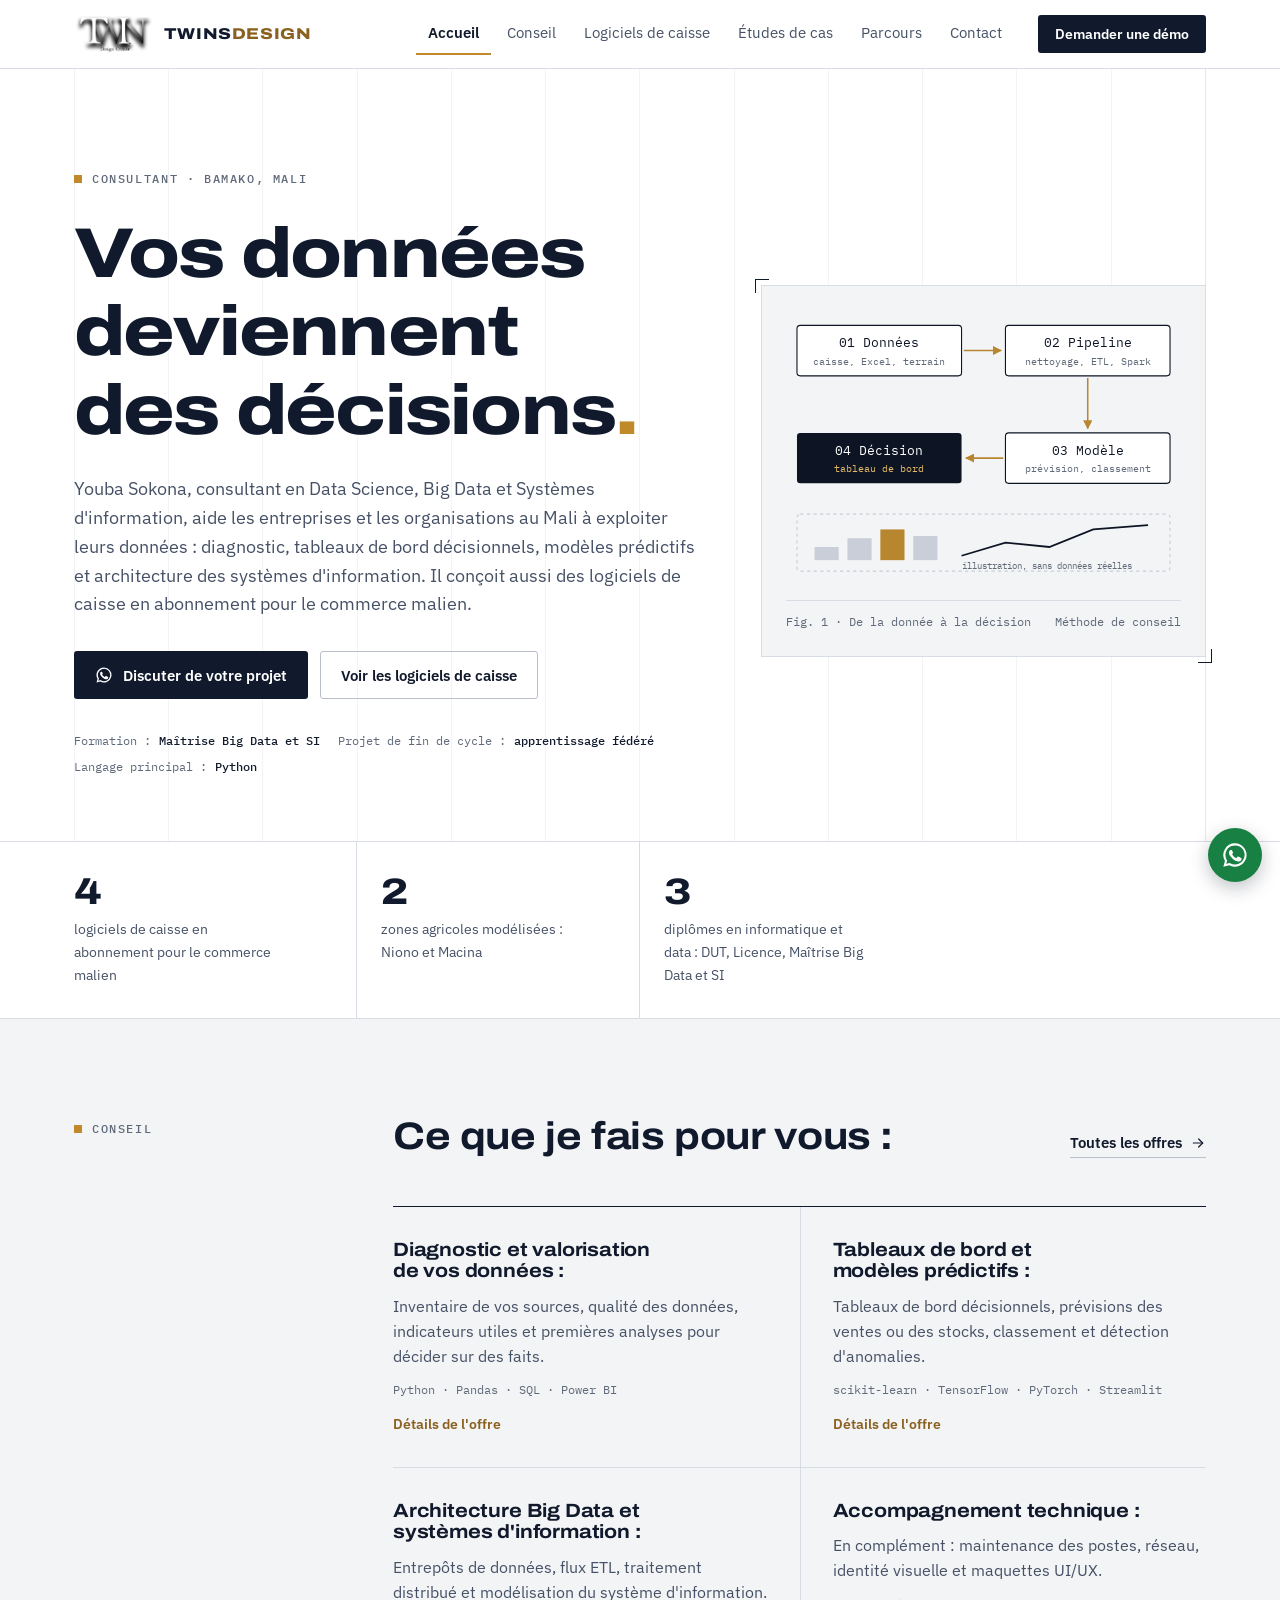
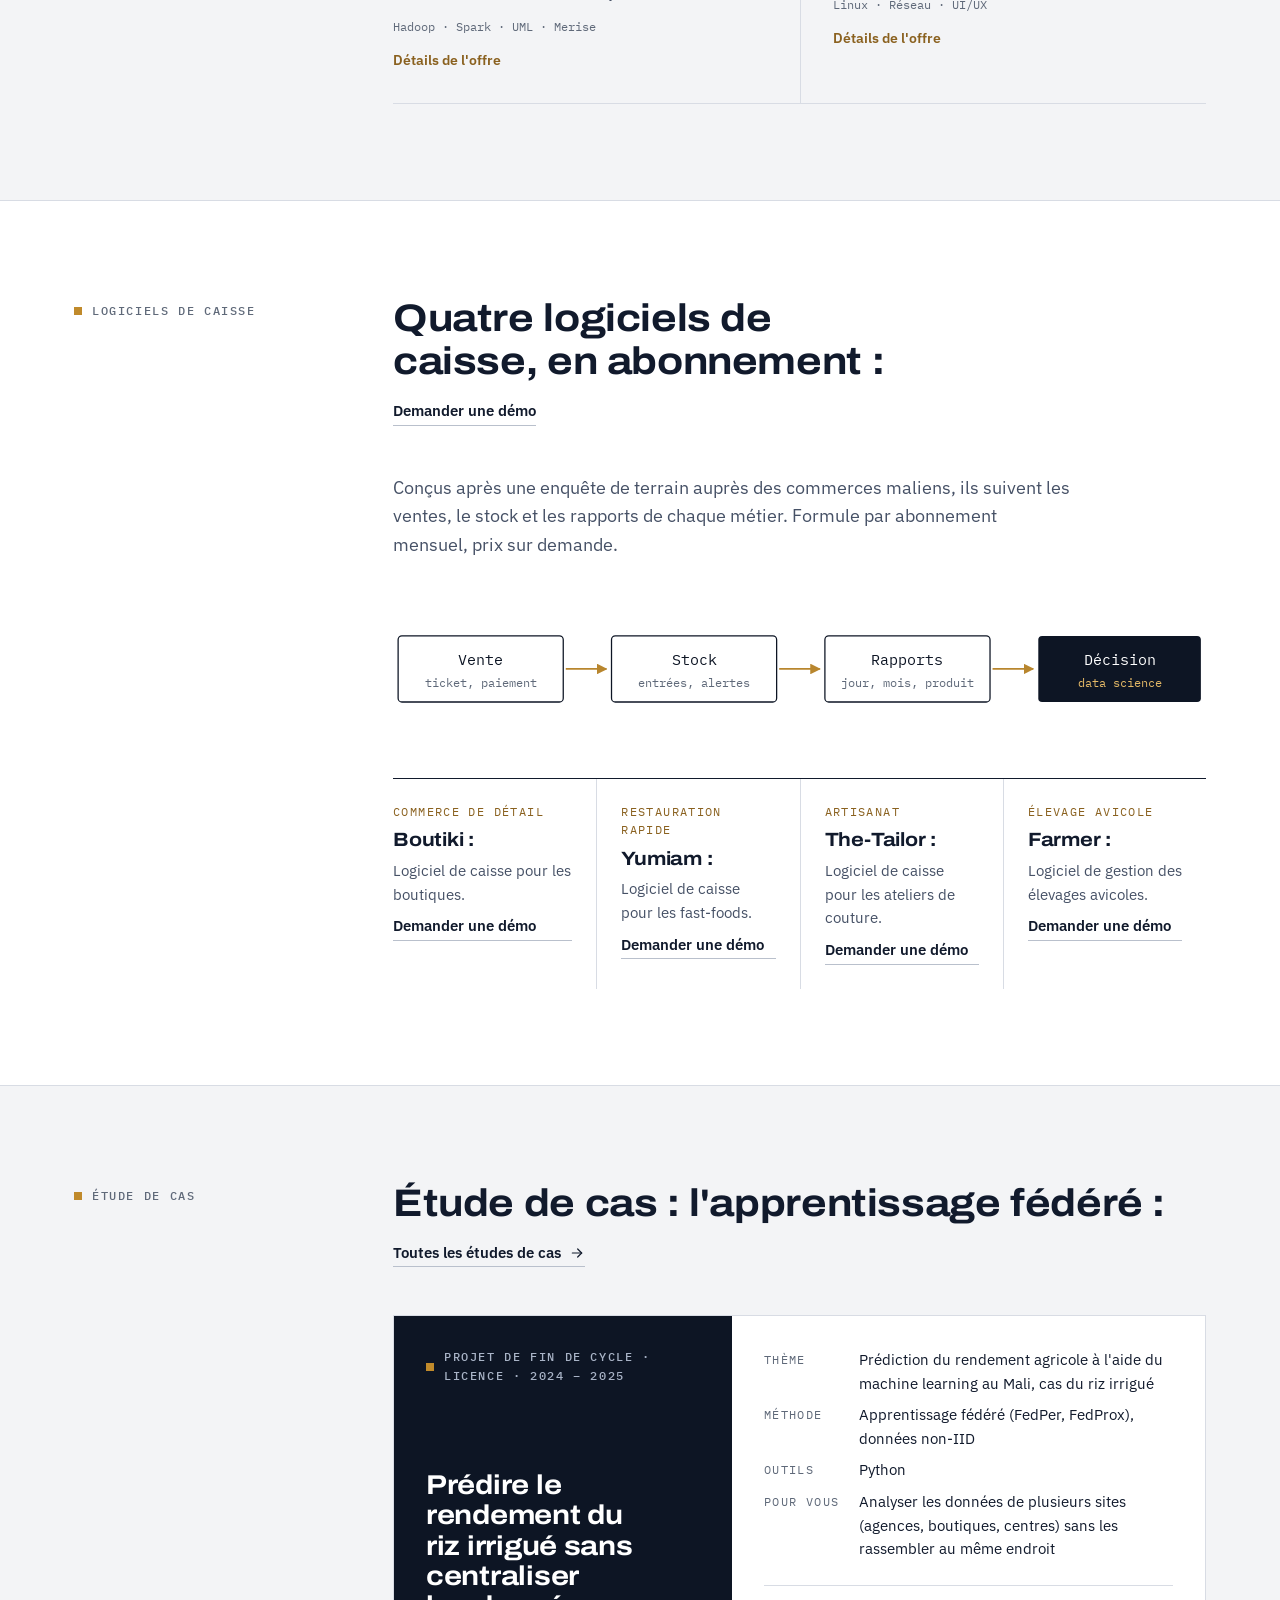
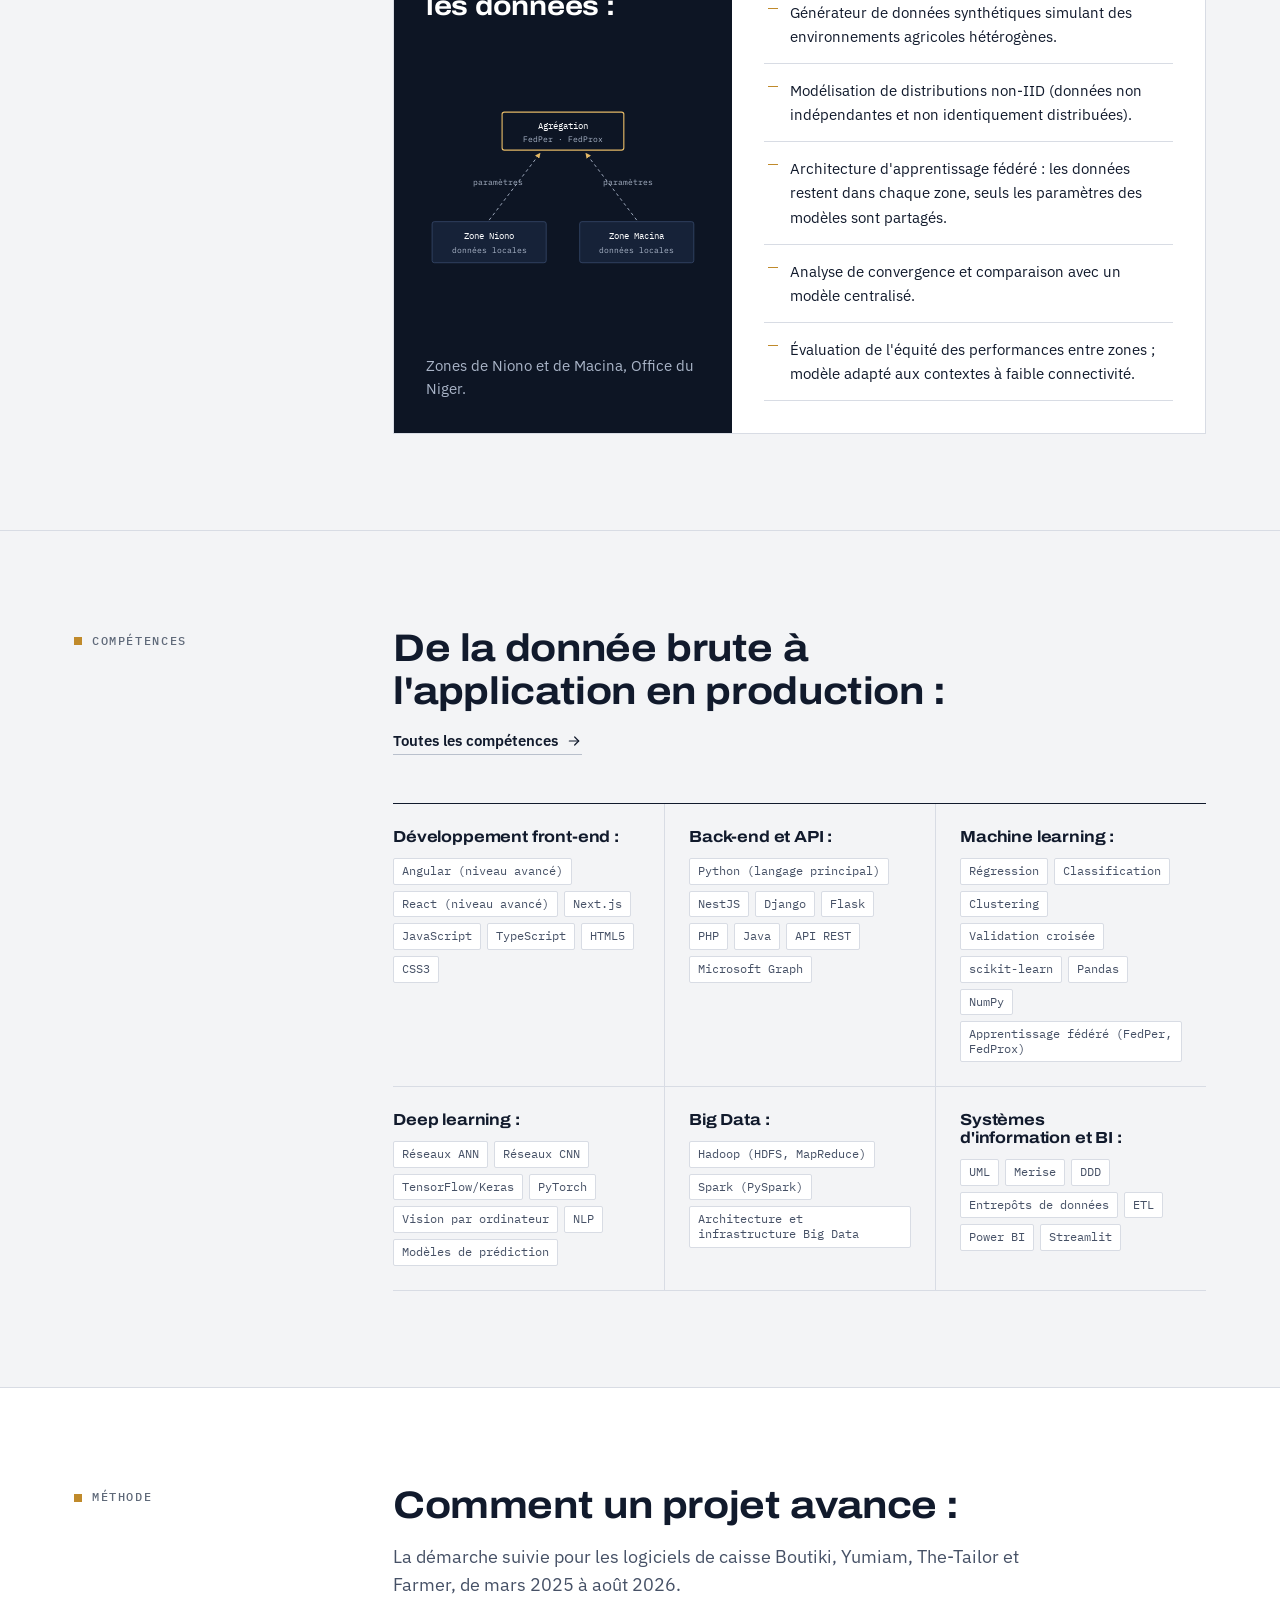
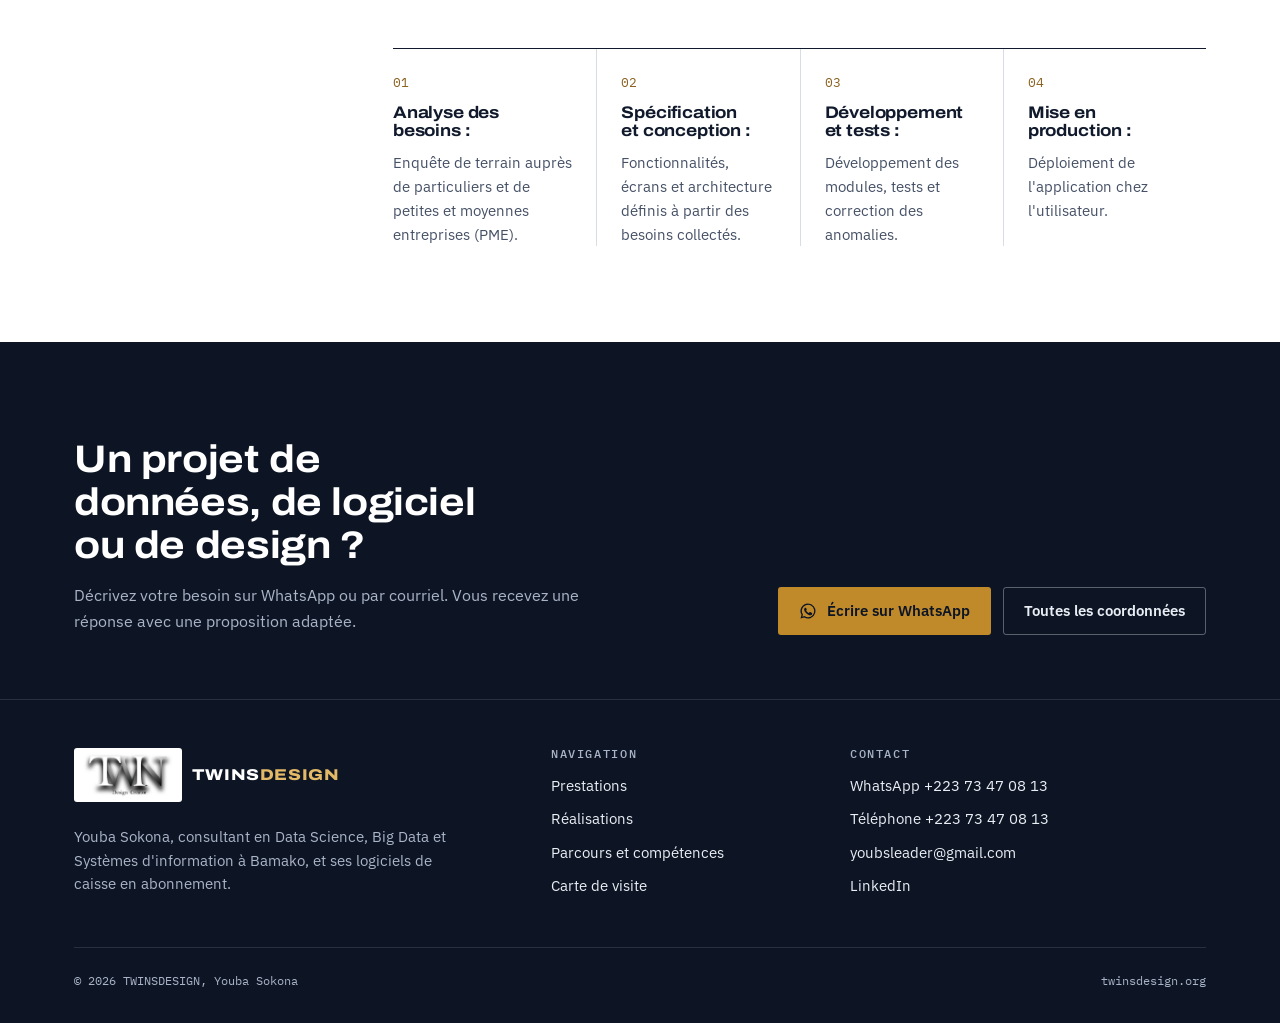
<file: index.html>
<!doctype html>
<html lang="fr">
<head>
<meta charset="utf-8">
<meta name="viewport" content="width=device-width, initial-scale=1, viewport-fit=cover">
<meta http-equiv="Content-Security-Policy" content="default-src 'self'; script-src 'self'; style-src 'self'; img-src 'self' data:; font-src 'self'; connect-src 'self'; frame-src https://maps.google.com https://www.google.com; object-src 'none'; base-uri 'self'; form-action 'none'; manifest-src 'self'">
<meta name="referrer" content="strict-origin-when-cross-origin">
<title>Youba Sokona, consultant Data Science, Big Data et SI à Bamako | TWINSDESIGN</title>
<meta name="description" content="Youba Sokona, consultant en Data Science, Big Data et Systèmes d'information à Bamako : diagnostic de données, tableaux de bord, modèles prédictifs, architecture SI et logiciels de caisse en abonnement.">
<link rel="canonical" href="https://twinsdesign.org/">
<meta name="theme-color" content="#FFFFFF">
<meta property="og:type" content="website">
<meta property="og:locale" content="fr_FR">
<meta property="og:site_name" content="TWINSDESIGN">
<meta property="og:title" content="Youba Sokona, consultant Data Science, Big Data et SI à Bamako | TWINSDESIGN">
<meta property="og:description" content="Youba Sokona, consultant en Data Science, Big Data et Systèmes d'information à Bamako : diagnostic de données, tableaux de bord, modèles prédictifs, architecture SI et logiciels de caisse en abonnement.">
<meta property="og:url" content="https://twinsdesign.org/">
<meta property="og:image" content="https://twinsdesign.org/assets/img/og-cover.jpg">
<meta property="og:image:width" content="1200">
<meta property="og:image:height" content="630">
<meta name="twitter:card" content="summary_large_image">
<link rel="icon" href="favicon.svg" type="image/svg+xml">
<link rel="icon" href="favicon-32.png" sizes="32x32" type="image/png">
<link rel="apple-touch-icon" href="apple-touch-icon.png">
<link rel="manifest" href="site.webmanifest">
<link rel="preload" href="assets/fonts/archivo-var.woff2" as="font" type="font/woff2" crossorigin>
<link rel="preload" href="assets/fonts/ibm-plex-sans-var.woff2" as="font" type="font/woff2" crossorigin>
<link rel="stylesheet" href="assets/css/style.css">
<script type="application/ld+json">
{
 "@context": "https://schema.org",
 "@graph": [
  {
   "@type": "ProfessionalService",
   "@id": "https://twinsdesign.org/#twinsdesign",
   "name": "TWINSDESIGN",
   "url": "https://twinsdesign.org/",
   "logo": "https://twinsdesign.org/assets/img/logo-twn.png",
   "image": "https://twinsdesign.org/assets/img/og-cover.jpg",
   "description": "Conseil en Data Science, Big Data et Systèmes d'information à Bamako, et logiciels de caisse en abonnement pour le commerce malien.",
   "telephone": "+22373470813",
   "email": "youbsleader@gmail.com",
   "address": {
    "@type": "PostalAddress",
    "streetAddress": "ATT Bougou",
    "addressLocality": "Bamako",
    "addressCountry": "ML"
   },
   "areaServed": [
    {
     "@type": "City",
     "name": "Bamako"
    },
    {
     "@type": "Country",
     "name": "Mali"
    }
   ],
   "founder": {
    "@id": "https://twinsdesign.org/#youba"
   },
   "hasMap": "https://www.google.com/maps/search/?api=1&query=ATT+Bougou%2C+Bamako%2C+Mali",
   "knowsLanguage": [
    "fr",
    "en",
    "bm"
   ]
  },
  {
   "@type": "Person",
   "@id": "https://twinsdesign.org/#youba",
   "name": "Youba Sokona",
   "jobTitle": "Consultant Data Science, Big Data et Systèmes d'information",
   "sameAs": ["https://www.linkedin.com/in/youba-sokona"],
   "url": "https://twinsdesign.org/a-propos.html",
   "telephone": "+22373470813",
   "email": "youbsleader@gmail.com",
   "worksFor": {
    "@id": "https://twinsdesign.org/#twinsdesign"
   },
   "alumniOf": {
    "@type": "CollegeOrUniversity",
    "name": "Institut des Sciences et Technologies Appliquées Technolab-ISTA"
   },
   "hasCredential": [
    {
     "@type": "EducationalOccupationalCredential",
     "credentialCategory": "Maîtrise",
     "name": "Maîtrise en Data Sciences, spécialité Big Data et Systèmes d'Information"
    },
    {
     "@type": "EducationalOccupationalCredential",
     "credentialCategory": "Licence",
     "name": "Licence en Data Science"
    },
    {
     "@type": "EducationalOccupationalCredential",
     "credentialCategory": "DUT",
     "name": "DUT en Analyse Programmation"
    }
   ],
   "knowsAbout": [
    "Data science",
    "Machine learning",
    "Deep learning",
    "Apprentissage fédéré",
    "Big Data",
    "Hadoop",
    "Spark",
    "Neo4j",
    "Business Intelligence",
    "Python",
    "Angular",
    "React",
    "Next.js",
    "NestJS",
    "SQL Server",
    "Applications mobiles",
    "Logiciels de caisse",
    "UI/UX"
   ]
  }
 ]
}
</script>
</head>
<body>
<a class="skip" href="#main">Aller au contenu</a>
<header class="site-header">
  <div class="wrap">
    <a class="brand" href="index.html" aria-label="TWINSDESIGN, accueil"><img class="brand-logo" src="assets/img/logo-twn.png" width="793" height="398" alt="Logo TWN Design Creator"><span class="brand-name">TWINS<span>DESIGN</span></span></a>
    <nav class="nav" id="nav" aria-label="Navigation principale">
      <a href="index.html" aria-current="page">Accueil</a>
      <a href="services.html">Conseil</a>
      <a href="index.html#logiciels">Logiciels de caisse</a>
      <a href="projets.html">Études de cas</a>
      <a href="a-propos.html">Parcours</a>
      <a href="contact.html">Contact</a>
    </nav>
    <a class="btn btn-primary header-cta" href="https://wa.me/22373470813?text=Bonjour%2C%20je%20souhaite%20une%20d%C3%A9mo%20d%27un%20logiciel%20de%20caisse%20TWINSDESIGN." target="_blank" rel="noopener noreferrer">Demander une démo</a>
    <button class="menu-btn" type="button" aria-expanded="false" aria-controls="nav">Menu</button>
  </div>
</header>
<main id="main">
<section class="hero">
  <div class="wrap">
    <div>
      <span class="label">Consultant · Bamako, Mali</span>
      <h1>Vos données deviennent des décisions<span class="dot">.</span></h1>
      <p class="lead">Youba Sokona, consultant en Data Science, Big Data et Systèmes d'information, aide les entreprises et les organisations au Mali à exploiter leurs données : diagnostic, tableaux de bord décisionnels, modèles prédictifs et architecture des systèmes d'information. Il conçoit aussi des logiciels de caisse en abonnement pour le commerce malien.</p>
      <div class="btn-row">
        <a class="btn btn-primary" href="https://wa.me/22373470813" target="_blank" rel="noopener noreferrer"><svg viewBox="0 0 24 24" fill="currentColor" aria-hidden="true"><path d="M12 2a10 10 0 0 0-8.6 15.1L2 22l5-1.3A10 10 0 1 0 12 2zm0 18.2a8.2 8.2 0 0 1-4.2-1.2l-.3-.2-3 .8.8-2.9-.2-.3A8.2 8.2 0 1 1 12 20.2zm4.5-6.1c-.2-.1-1.5-.7-1.7-.8s-.4-.1-.6.1-.7.8-.8 1-.3.2-.5.1a6.7 6.7 0 0 1-3.3-2.9c-.2-.4.2-.4.7-1.3.1-.2 0-.3 0-.4l-.8-1.8c-.2-.5-.4-.4-.6-.4h-.5a1 1 0 0 0-.7.3 3 3 0 0 0-.9 2.2 5.2 5.2 0 0 0 1.1 2.7 11.8 11.8 0 0 0 4.5 4c1.7.7 2.3.8 3.2.6a2.7 2.7 0 0 0 1.8-1.3 2.2 2.2 0 0 0 .2-1.3c-.1-.1-.3-.2-.5-.3z"/></svg> Discuter de votre projet</a>
        <a class="btn btn-line" href="#logiciels">Voir les logiciels de caisse</a>
      </div>
      <div class="hero-meta">
        <span>Formation : <b>Maîtrise Big Data et SI</b></span>
        <span>Projet de fin de cycle : <b>apprentissage fédéré</b></span>
        <span>Langage principal : <b>Python</b></span>
      </div>
    </div>
    <figure class="plate">
      <svg class="plate-svg" viewBox="0 0 360 250" role="img" aria-labelledby="chain-t">
        <title id="chain-t">Méthode de conseil : des données brutes à la décision, en quatre étapes.</title>
        <defs><marker id="ch-a" viewBox="0 0 10 10" refX="9" refY="5" markerWidth="6" markerHeight="6" orient="auto"><path d="M0 0L10 5L0 10z" fill="#B8862E"/></marker></defs>
        <g font-family="IBM Plex Mono, monospace">
          <rect x="10" y="14" width="150" height="46" rx="3" fill="#FFFFFF" stroke="#0D1524"/><text x="85" y="34" text-anchor="middle" font-size="12" fill="#0D1524">01 Données</text><text x="85" y="50" text-anchor="middle" font-size="9.5" fill="#5F6979">caisse, Excel, terrain</text>
          <rect x="200" y="14" width="150" height="46" rx="3" fill="#FFFFFF" stroke="#0D1524"/><text x="275" y="34" text-anchor="middle" font-size="12" fill="#0D1524">02 Pipeline</text><text x="275" y="50" text-anchor="middle" font-size="9.5" fill="#5F6979">nettoyage, ETL, Spark</text>
          <rect x="200" y="112" width="150" height="46" rx="3" fill="#FFFFFF" stroke="#0D1524"/><text x="275" y="132" text-anchor="middle" font-size="12" fill="#0D1524">03 Modèle</text><text x="275" y="148" text-anchor="middle" font-size="9.5" fill="#5F6979">prévision, classement</text>
          <rect x="10" y="112" width="150" height="46" rx="3" fill="#0D1524"/><text x="85" y="132" text-anchor="middle" font-size="12" fill="#FFFFFF">04 Décision</text><text x="85" y="148" text-anchor="middle" font-size="9.5" fill="#E3B866">tableau de bord</text>
          <g stroke="#B8862E" stroke-width="1.4" fill="none"><path d="M162 37H196" marker-end="url(#ch-a)"/><path d="M275 62V108" marker-end="url(#ch-a)"/><path d="M198 135H164" marker-end="url(#ch-a)"/></g>
          <g transform="translate(10 186)"><rect width="340" height="52" rx="3" fill="none" stroke="#C9CED8" stroke-dasharray="3 3"/>
            <rect x="16" y="30" width="22" height="12" fill="#C9CED8"/><rect x="46" y="22" width="22" height="20" fill="#C9CED8"/><rect x="76" y="14" width="22" height="28" fill="#B8862E"/><rect x="106" y="20" width="22" height="22" fill="#C9CED8"/>
            <path d="M150 38L190 26L230 30L270 14L320 10" stroke="#0D1524" stroke-width="1.6" fill="none"/>
            <text x="150" y="50" font-size="8.5" fill="#5F6979">illustration, sans données réelles</text></g>
        </g>
      </svg>
      <figcaption><span>Fig. 1 · De la donnée à la décision</span><span>Méthode de conseil</span></figcaption>
    </figure>
  </div>
</section>

<div class="facts" aria-label="Repères">
  <div class="wrap">
    <div class="fact"><b>4</b><span>logiciels de caisse en abonnement pour le commerce malien</span></div>
    <div class="fact"><b>2</b><span>zones agricoles modélisées : Niono et Macina</span></div>
    <div class="fact"><b>3</b><span>diplômes en informatique et data : DUT, Licence, Maîtrise Big Data et SI</span></div>
  </div>
</div>
<section class="section">
  <div class="wrap sheet">
    <div class="side"><span class="label">Conseil</span></div>
    <div class="main">
      <div class="head-row">
        <div class="head"><h2>Ce que je fais pour vous :</h2></div>
        <a class="text-link" href="services.html">Toutes les offres <svg viewBox="0 0 24 24" fill="none" stroke="currentColor" stroke-width="1.8" stroke-linecap="round" stroke-linejoin="round" aria-hidden="true"><path d="M5 12h14"/><path d="M13 6l6 6-6 6"/></svg></a>
      </div>
      <div class="svc-grid">
      <a class="svc" href="services.html#data-ia">
        <h3>Diagnostic et valorisation de vos données :</h3>
        <p>Inventaire de vos sources, qualité des données, indicateurs utiles et premières analyses pour décider sur des faits.</p>
        <span class="stack">Python · Pandas · SQL · Power BI</span>
        <span class="more">Détails de l'offre</span>
      </a>
      <a class="svc" href="services.html#data-ia">
        <h3>Tableaux de bord et modèles prédictifs :</h3>
        <p>Tableaux de bord décisionnels, prévisions des ventes ou des stocks, classement et détection d'anomalies.</p>
        <span class="stack">scikit-learn · TensorFlow · PyTorch · Streamlit</span>
        <span class="more">Détails de l'offre</span>
      </a>
      <a class="svc" href="services.html#data-ia">
        <h3>Architecture Big Data et systèmes d'information :</h3>
        <p>Entrepôts de données, flux ETL, traitement distribué et modélisation du système d'information.</p>
        <span class="stack">Hadoop · Spark · UML · Merise</span>
        <span class="more">Détails de l'offre</span>
      </a>
      <a class="svc" href="services.html#maintenance">
        <h3>Accompagnement technique :</h3>
        <p>En complément : maintenance des postes, réseau, identité visuelle et maquettes UI/UX.</p>
        <span class="stack">Linux · Réseau · UI/UX</span>
        <span class="more">Détails de l'offre</span>
      </a>
      </div>
    </div>
  </div>
</section>
<section class="section alt" id="logiciels">
  <div class="wrap sheet">
    <div class="side"><span class="label">Logiciels de caisse</span></div>
    <div class="main">
      <div class="head-row">
        <div class="head"><h2>Quatre logiciels de caisse, en abonnement :</h2></div>
        <a class="text-link" href="https://wa.me/22373470813?text=Bonjour%2C%20je%20souhaite%20une%20d%C3%A9mo%20d%27un%20logiciel%20de%20caisse%20TWINSDESIGN." target="_blank" rel="noopener noreferrer">Demander une démo</a>
      </div>
      <p class="lead">Conçus après une enquête de terrain auprès des commerces maliens, ils suivent les ventes, le stock et les rapports de chaque métier. Formule par abonnement mensuel, prix sur demande.</p>
      <svg class="flow-svg" width="100%" viewBox="0 0 640 96" role="img" aria-labelledby="pos-t">
        <title id="pos-t">Fonctionnement d'un logiciel de caisse : vente, stock, rapports et décisions.</title>
        <defs><marker id="pos-a" viewBox="0 0 10 10" refX="9" refY="5" markerWidth="6" markerHeight="6" orient="auto"><path d="M0 0L10 5L0 10z" fill="#B8862E"/></marker></defs>
        <g font-family="IBM Plex Mono, monospace" font-size="12">
          <rect x="4" y="22" width="130" height="52" rx="3" fill="#FFFFFF" stroke="#0D1524"/><text x="69" y="45" text-anchor="middle" fill="#0D1524">Vente</text><text x="69" y="62" text-anchor="middle" font-size="9.5" fill="#5F6979">ticket, paiement</text>
          <rect x="172" y="22" width="130" height="52" rx="3" fill="#FFFFFF" stroke="#0D1524"/><text x="237" y="45" text-anchor="middle" fill="#0D1524">Stock</text><text x="237" y="62" text-anchor="middle" font-size="9.5" fill="#5F6979">entrées, alertes</text>
          <rect x="340" y="22" width="130" height="52" rx="3" fill="#FFFFFF" stroke="#0D1524"/><text x="405" y="45" text-anchor="middle" fill="#0D1524">Rapports</text><text x="405" y="62" text-anchor="middle" font-size="9.5" fill="#5F6979">jour, mois, produit</text>
          <rect x="508" y="22" width="128" height="52" rx="3" fill="#0D1524"/><text x="572" y="45" text-anchor="middle" fill="#FFFFFF">Décision</text><text x="572" y="62" text-anchor="middle" font-size="9.5" fill="#E3B866">data science</text>
          <g stroke="#B8862E" stroke-width="1.4" fill="none"><path d="M136 48H168" marker-end="url(#pos-a)"/><path d="M304 48H336" marker-end="url(#pos-a)"/><path d="M472 48H504" marker-end="url(#pos-a)"/></g>
        </g>
      </svg>
      <div class="pos-grid">
      <article class="pos">
        <span class="sector">Commerce de détail</span>
        <h3>Boutiki :</h3>
        <p>Logiciel de caisse pour les boutiques.</p>
        <a class="text-link" href="https://wa.me/22373470813?text=Bonjour%2C%20je%20souhaite%20une%20d%C3%A9mo%20d%27un%20logiciel%20de%20caisse%20TWINSDESIGN." target="_blank" rel="noopener noreferrer">Demander une démo</a>
      </article>
      <article class="pos">
        <span class="sector">Restauration rapide</span>
        <h3>Yumiam :</h3>
        <p>Logiciel de caisse pour les fast-foods.</p>
        <a class="text-link" href="https://wa.me/22373470813?text=Bonjour%2C%20je%20souhaite%20une%20d%C3%A9mo%20d%27un%20logiciel%20de%20caisse%20TWINSDESIGN." target="_blank" rel="noopener noreferrer">Demander une démo</a>
      </article>
      <article class="pos">
        <span class="sector">Artisanat</span>
        <h3>The-Tailor :</h3>
        <p>Logiciel de caisse pour les ateliers de couture.</p>
        <a class="text-link" href="https://wa.me/22373470813?text=Bonjour%2C%20je%20souhaite%20une%20d%C3%A9mo%20d%27un%20logiciel%20de%20caisse%20TWINSDESIGN." target="_blank" rel="noopener noreferrer">Demander une démo</a>
      </article>
      <article class="pos">
        <span class="sector">Élevage avicole</span>
        <h3>Farmer :</h3>
        <p>Logiciel de gestion des élevages avicoles.</p>
        <a class="text-link" href="https://wa.me/22373470813?text=Bonjour%2C%20je%20souhaite%20une%20d%C3%A9mo%20d%27un%20logiciel%20de%20caisse%20TWINSDESIGN." target="_blank" rel="noopener noreferrer">Demander une démo</a>
      </article>
      </div>
    </div>
  </div>
</section>
<section class="section">
  <div class="wrap sheet">
    <div class="side"><span class="label">Étude de cas</span></div>
    <div class="main">
      <div class="head-row">
        <div class="head"><h2>Étude de cas : l'apprentissage fédéré :</h2></div>
        <a class="text-link" href="projets.html">Toutes les études de cas <svg viewBox="0 0 24 24" fill="none" stroke="currentColor" stroke-width="1.8" stroke-linecap="round" stroke-linejoin="round" aria-hidden="true"><path d="M5 12h14"/><path d="M13 6l6 6-6 6"/></svg></a>
      </div>
      <article class="case">
      <div class="case-visual">
        <span class="label">Projet de fin de cycle · Licence · 2024 – 2025</span>
        <h3>Prédire le rendement du riz irrigué sans centraliser les données :</h3>
        <svg viewBox="0 0 360 214" role="img" aria-labelledby="fl-t">
  <title id="fl-t">Apprentissage fédéré : les zones de Niono et de Macina entraînent chacune un modèle local ; seuls les paramètres remontent au serveur d'agrégation.</title>
  <defs><marker id="fl-a" viewBox="0 0 10 10" refX="9" refY="5" markerWidth="6" markerHeight="6" orient="auto-start-reverse"><path d="M0 0L10 5L0 10z" fill="#E3B866"/></marker></defs>
  <rect x="100" y="8" width="160" height="50" rx="3" fill="none" stroke="#E3B866" stroke-width="1.5"/>
  <text x="180" y="30" text-anchor="middle" font-family="IBM Plex Mono, monospace" font-size="12" fill="#FFFFFF">Agrégation</text>
  <text x="180" y="47" text-anchor="middle" font-family="IBM Plex Mono, monospace" font-size="10.5" fill="#A9B4C7">FedPer · FedProx</text>
  <rect x="8" y="152" width="150" height="54" rx="3" fill="#162238" stroke="#3A4C6E"/>
  <text x="83" y="175" text-anchor="middle" font-family="IBM Plex Mono, monospace" font-size="12" fill="#FFFFFF">Zone Niono</text>
  <text x="83" y="193" text-anchor="middle" font-family="IBM Plex Mono, monospace" font-size="10.5" fill="#A9B4C7">données locales</text>
  <rect x="202" y="152" width="150" height="54" rx="3" fill="#162238" stroke="#3A4C6E"/>
  <text x="277" y="175" text-anchor="middle" font-family="IBM Plex Mono, monospace" font-size="12" fill="#FFFFFF">Zone Macina</text>
  <text x="277" y="193" text-anchor="middle" font-family="IBM Plex Mono, monospace" font-size="10.5" fill="#A9B4C7">données locales</text>
  <g stroke="#A9B4C7" stroke-width="1.2" stroke-dasharray="4 4" fill="none">
    <path d="M83 150L150 62" marker-end="url(#fl-a)"/><path d="M277 150L210 62" marker-end="url(#fl-a)"/>
  </g>
  <text x="62" y="104" font-family="IBM Plex Mono, monospace" font-size="10.5" fill="#A9B4C7">paramètres</text>
  <text x="298" y="104" text-anchor="end" font-family="IBM Plex Mono, monospace" font-size="10.5" fill="#A9B4C7">paramètres</text>
</svg>
        <p>Zones de Niono et de Macina, Office du Niger.</p>
      </div>
      <div class="case-body">
        <dl class="meta">
          <dt>Thème</dt><dd>Prédiction du rendement agricole à l'aide du machine learning au Mali, cas du riz irrigué</dd>
          <dt>Méthode</dt><dd>Apprentissage fédéré (FedPer, FedProx), données non-IID</dd>
          <dt>Outils</dt><dd>Python</dd>
          <dt>Pour vous</dt><dd>Analyser les données de plusieurs sites (agences, boutiques, centres) sans les rassembler au même endroit</dd>
        </dl>
        <ul class="spec-list one">
          <li>Générateur de données synthétiques simulant des environnements agricoles hétérogènes.</li>
          <li>Modélisation de distributions non-IID (données non indépendantes et non identiquement distribuées).</li>
          <li>Architecture d'apprentissage fédéré : les données restent dans chaque zone, seuls les paramètres des modèles sont partagés.</li>
          <li>Analyse de convergence et comparaison avec un modèle centralisé.</li>
          <li>Évaluation de l'équité des performances entre zones ; modèle adapté aux contextes à faible connectivité.</li>
        </ul>
      </div>
    </article>
</div>
  </div>
</section>
<section class="section">
  <div class="wrap sheet">
    <div class="side"><span class="label">Compétences</span></div>
    <div class="main">
      <div class="head-row">
        <div class="head"><h2>De la donnée brute à l'application en production :</h2></div>
        <a class="text-link" href="a-propos.html#competences">Toutes les compétences <svg viewBox="0 0 24 24" fill="none" stroke="currentColor" stroke-width="1.8" stroke-linecap="round" stroke-linejoin="round" aria-hidden="true"><path d="M5 12h14"/><path d="M13 6l6 6-6 6"/></svg></a>
      </div>
      <div class="skills-grid">
      <div class="skill">
        <h3>Développement front-end :</h3>
        <div class="tags"><span class="tag">Angular (niveau avancé)</span><span class="tag">React (niveau avancé)</span><span class="tag">Next.js</span><span class="tag">JavaScript</span><span class="tag">TypeScript</span><span class="tag">HTML5</span><span class="tag">CSS3</span></div>
      </div>
      <div class="skill">
        <h3>Back-end et API :</h3>
        <div class="tags"><span class="tag">Python (langage principal)</span><span class="tag">NestJS</span><span class="tag">Django</span><span class="tag">Flask</span><span class="tag">PHP</span><span class="tag">Java</span><span class="tag">API REST</span><span class="tag">Microsoft Graph</span></div>
      </div>
      <div class="skill">
        <h3>Machine learning :</h3>
        <div class="tags"><span class="tag">Régression</span><span class="tag">Classification</span><span class="tag">Clustering</span><span class="tag">Validation croisée</span><span class="tag">scikit-learn</span><span class="tag">Pandas</span><span class="tag">NumPy</span><span class="tag">Apprentissage fédéré (FedPer, FedProx)</span></div>
      </div>
      <div class="skill">
        <h3>Deep learning :</h3>
        <div class="tags"><span class="tag">Réseaux ANN</span><span class="tag">Réseaux CNN</span><span class="tag">TensorFlow/Keras</span><span class="tag">PyTorch</span><span class="tag">Vision par ordinateur</span><span class="tag">NLP</span><span class="tag">Modèles de prédiction</span></div>
      </div>
      <div class="skill">
        <h3>Big Data :</h3>
        <div class="tags"><span class="tag">Hadoop (HDFS, MapReduce)</span><span class="tag">Spark (PySpark)</span><span class="tag">Architecture et infrastructure Big Data</span></div>
      </div>
      <div class="skill">
        <h3>Systèmes d'information et BI :</h3>
        <div class="tags"><span class="tag">UML</span><span class="tag">Merise</span><span class="tag">DDD</span><span class="tag">Entrepôts de données</span><span class="tag">ETL</span><span class="tag">Power BI</span><span class="tag">Streamlit</span></div>
      </div>
      </div>
    </div>
  </div>
</section>
<section class="section alt">
  <div class="wrap sheet">
    <div class="side"><span class="label">Méthode</span></div>
    <div class="main">
      <div class="head">
        <h2>Comment un projet avance :</h2>
        <p class="lead">La démarche suivie pour les logiciels de caisse Boutiki, Yumiam, The-Tailor et Farmer, de mars 2025 à août 2026.</p>
      </div>
      <ol class="steps">
        <li><h3>Analyse des besoins :</h3><p>Enquête de terrain auprès de particuliers et de petites et moyennes entreprises (PME).</p></li>
        <li><h3>Spécification et conception :</h3><p>Fonctionnalités, écrans et architecture définis à partir des besoins collectés.</p></li>
        <li><h3>Développement et tests :</h3><p>Développement des modules, tests et correction des anomalies.</p></li>
        <li><h3>Mise en production :</h3><p>Déploiement de l'application chez l'utilisateur.</p></li>
      </ol>
    </div>
  </div>
</section>
</main>

<section class="cta-band">
  <div class="wrap">
    <div>
      <h2>Un projet de données, de logiciel ou de design ?</h2>
      <p>Décrivez votre besoin sur WhatsApp ou par courriel. Vous recevez une réponse avec une proposition adaptée.</p>
    </div>
    <div class="btn-row">
      <a class="btn btn-gold" href="https://wa.me/22373470813" target="_blank" rel="noopener noreferrer"><svg viewBox="0 0 24 24" fill="currentColor" aria-hidden="true"><path d="M12 2a10 10 0 0 0-8.6 15.1L2 22l5-1.3A10 10 0 1 0 12 2zm0 18.2a8.2 8.2 0 0 1-4.2-1.2l-.3-.2-3 .8.8-2.9-.2-.3A8.2 8.2 0 1 1 12 20.2zm4.5-6.1c-.2-.1-1.5-.7-1.7-.8s-.4-.1-.6.1-.7.8-.8 1-.3.2-.5.1a6.7 6.7 0 0 1-3.3-2.9c-.2-.4.2-.4.7-1.3.1-.2 0-.3 0-.4l-.8-1.8c-.2-.5-.4-.4-.6-.4h-.5a1 1 0 0 0-.7.3 3 3 0 0 0-.9 2.2 5.2 5.2 0 0 0 1.1 2.7 11.8 11.8 0 0 0 4.5 4c1.7.7 2.3.8 3.2.6a2.7 2.7 0 0 0 1.8-1.3 2.2 2.2 0 0 0 .2-1.3c-.1-.1-.3-.2-.5-.3z"/></svg> Écrire sur WhatsApp</a>
      <a class="btn btn-ghost" href="contact.html">Toutes les coordonnées</a>
    </div>
  </div>
</section>
<footer class="site-footer">
  <div class="wrap">
    <div class="foot-grid">
      <div>
        <a class="brand" href="index.html" aria-label="TWINSDESIGN, accueil"><img class="brand-logo" src="assets/img/logo-twn.png" width="793" height="398" alt="Logo TWN Design Creator"><span class="brand-name">TWINS<span>DESIGN</span></span></a>
        <p>Youba Sokona, consultant en Data Science, Big Data et Systèmes d'information à Bamako, et ses logiciels de caisse en abonnement.</p>
      </div>
      <div>
        <h2>Navigation</h2>
        <ul>
          <li><a href="services.html">Prestations</a></li>
          <li><a href="projets.html">Réalisations</a></li>
          <li><a href="a-propos.html">Parcours et compétences</a></li>
          <li><a href="carte.html">Carte de visite</a></li>
        </ul>
      </div>
      <div>
        <h2>Contact</h2>
        <ul>
          <li><a href="https://wa.me/22373470813" target="_blank" rel="noopener noreferrer">WhatsApp +223 73 47 08 13</a></li>
          <li><a href="tel:+22373470813">Téléphone +223 73 47 08 13</a></li>
          <li><a href="mailto:youbsleader@gmail.com">youbsleader@gmail.com</a></li>
          <li><a href="https://www.linkedin.com/in/youba-sokona" target="_blank" rel="noopener noreferrer">LinkedIn</a></li>
        </ul>
      </div>
    </div>
    <div class="legal"><span>© <span id="year">2026</span> TWINSDESIGN, Youba Sokona</span><span>twinsdesign.org</span></div>
  </div>
</footer>
<a class="wa-float" href="https://wa.me/22373470813" target="_blank" rel="noopener noreferrer" aria-label="Écrire sur WhatsApp"><svg viewBox="0 0 24 24" fill="currentColor" aria-hidden="true"><path d="M12 2a10 10 0 0 0-8.6 15.1L2 22l5-1.3A10 10 0 1 0 12 2zm0 18.2a8.2 8.2 0 0 1-4.2-1.2l-.3-.2-3 .8.8-2.9-.2-.3A8.2 8.2 0 1 1 12 20.2zm4.5-6.1c-.2-.1-1.5-.7-1.7-.8s-.4-.1-.6.1-.7.8-.8 1-.3.2-.5.1a6.7 6.7 0 0 1-3.3-2.9c-.2-.4.2-.4.7-1.3.1-.2 0-.3 0-.4l-.8-1.8c-.2-.5-.4-.4-.6-.4h-.5a1 1 0 0 0-.7.3 3 3 0 0 0-.9 2.2 5.2 5.2 0 0 0 1.1 2.7 11.8 11.8 0 0 0 4.5 4c1.7.7 2.3.8 3.2.6a2.7 2.7 0 0 0 1.8-1.3 2.2 2.2 0 0 0 .2-1.3c-.1-.1-.3-.2-.5-.3z"/></svg></a>
<script src="assets/js/main.js" defer></script>
</body>
</html>
</file>
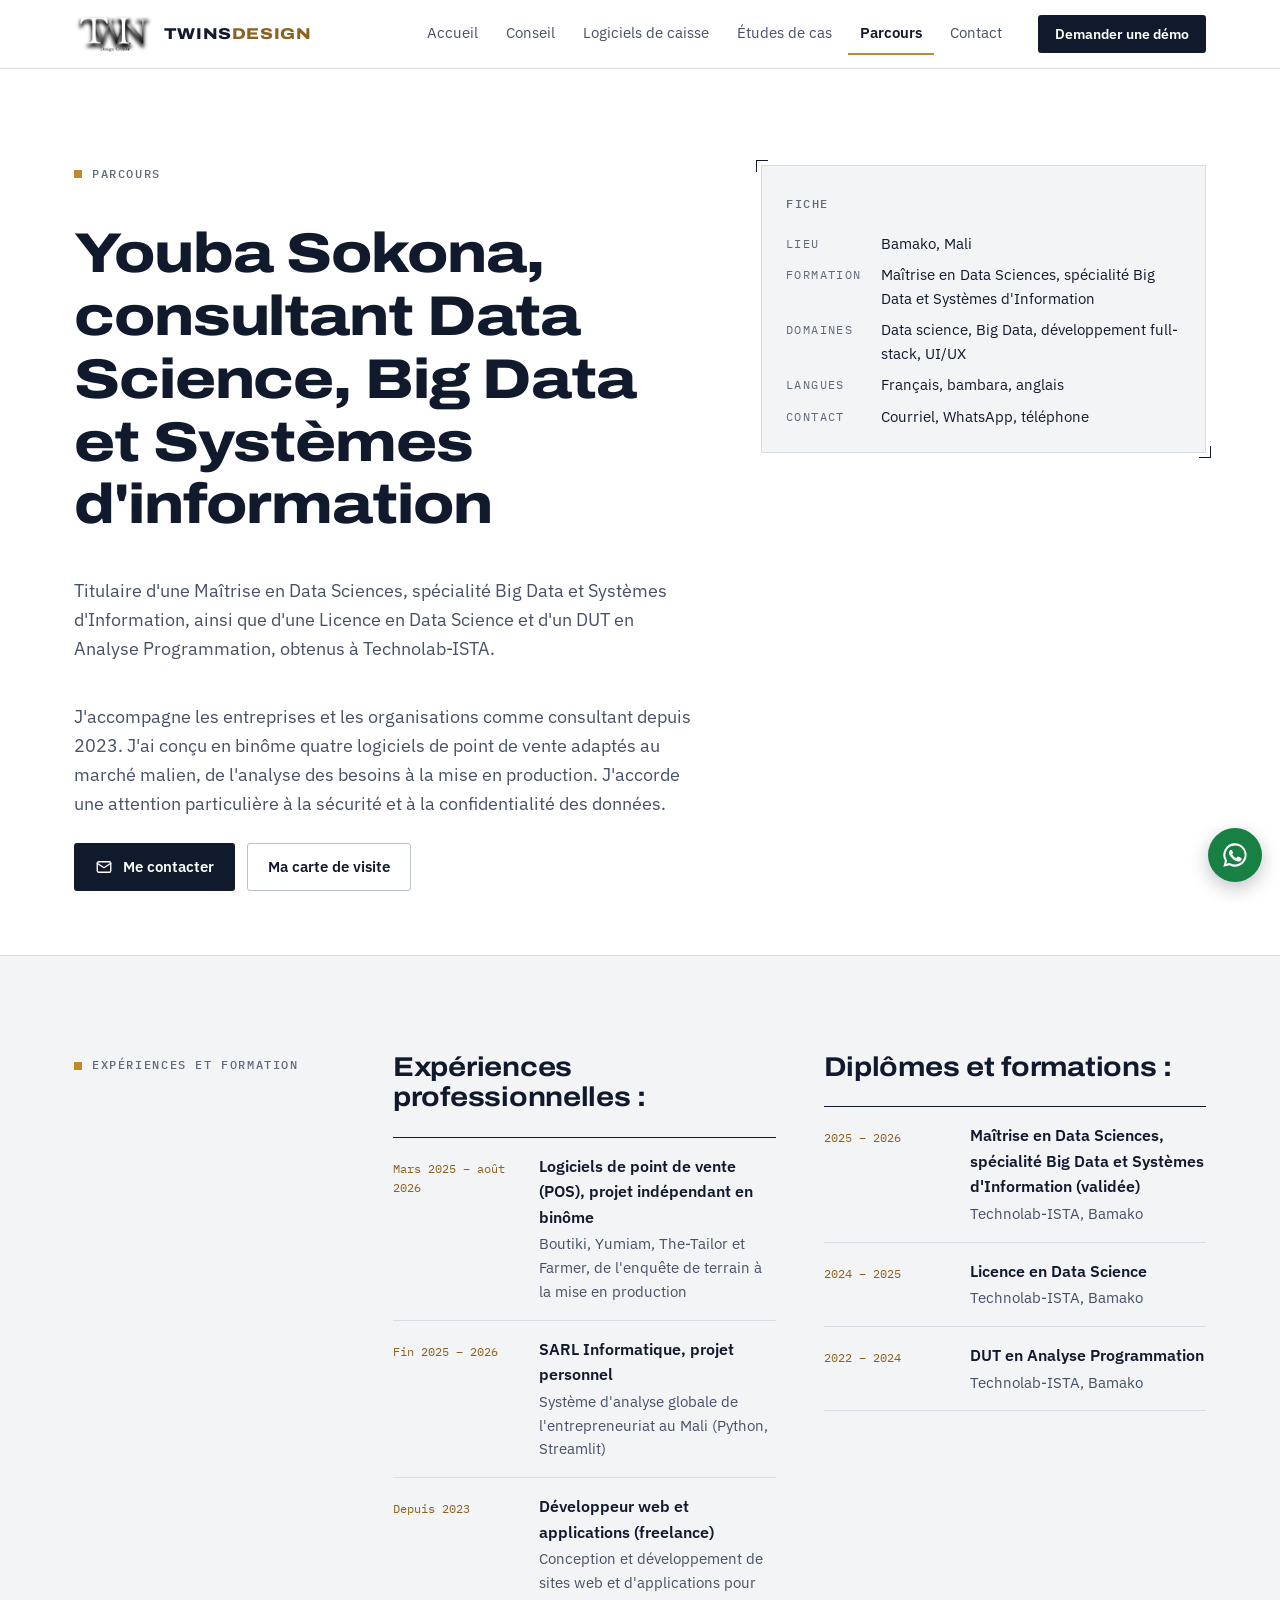
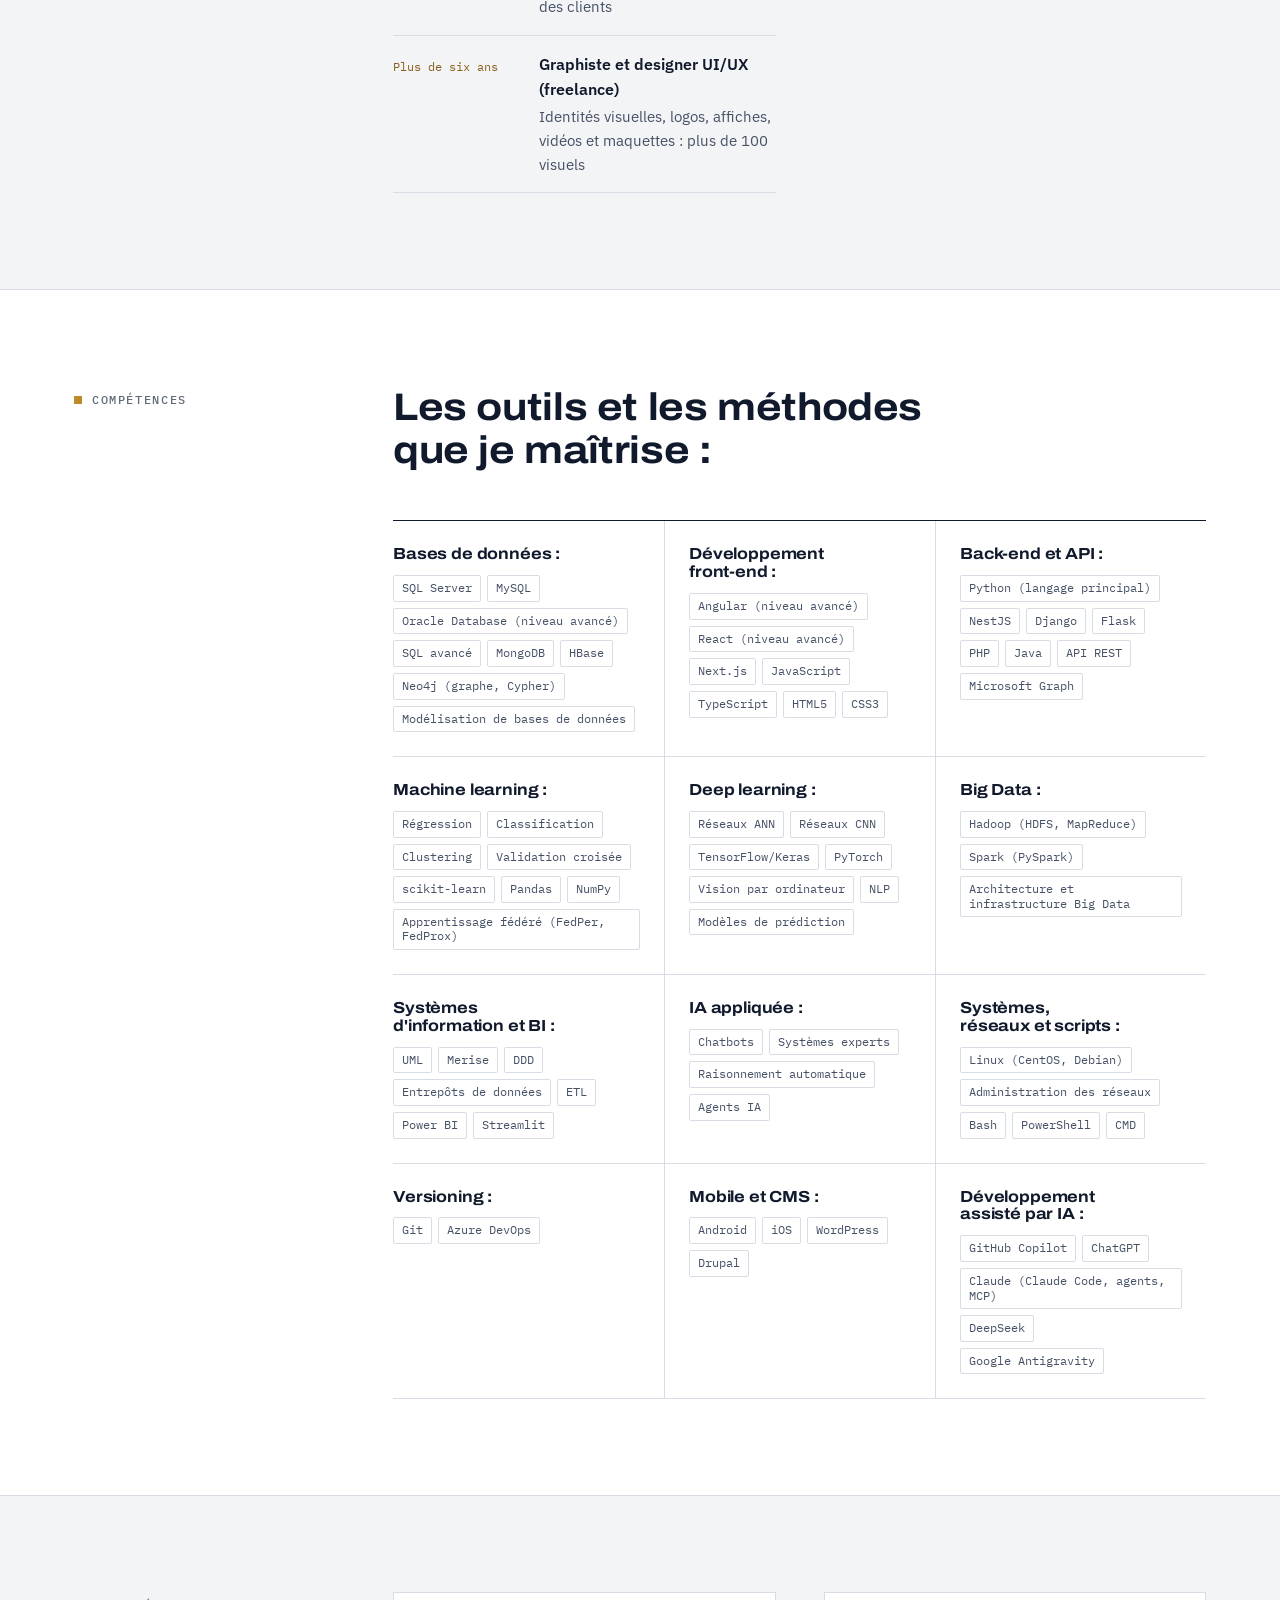
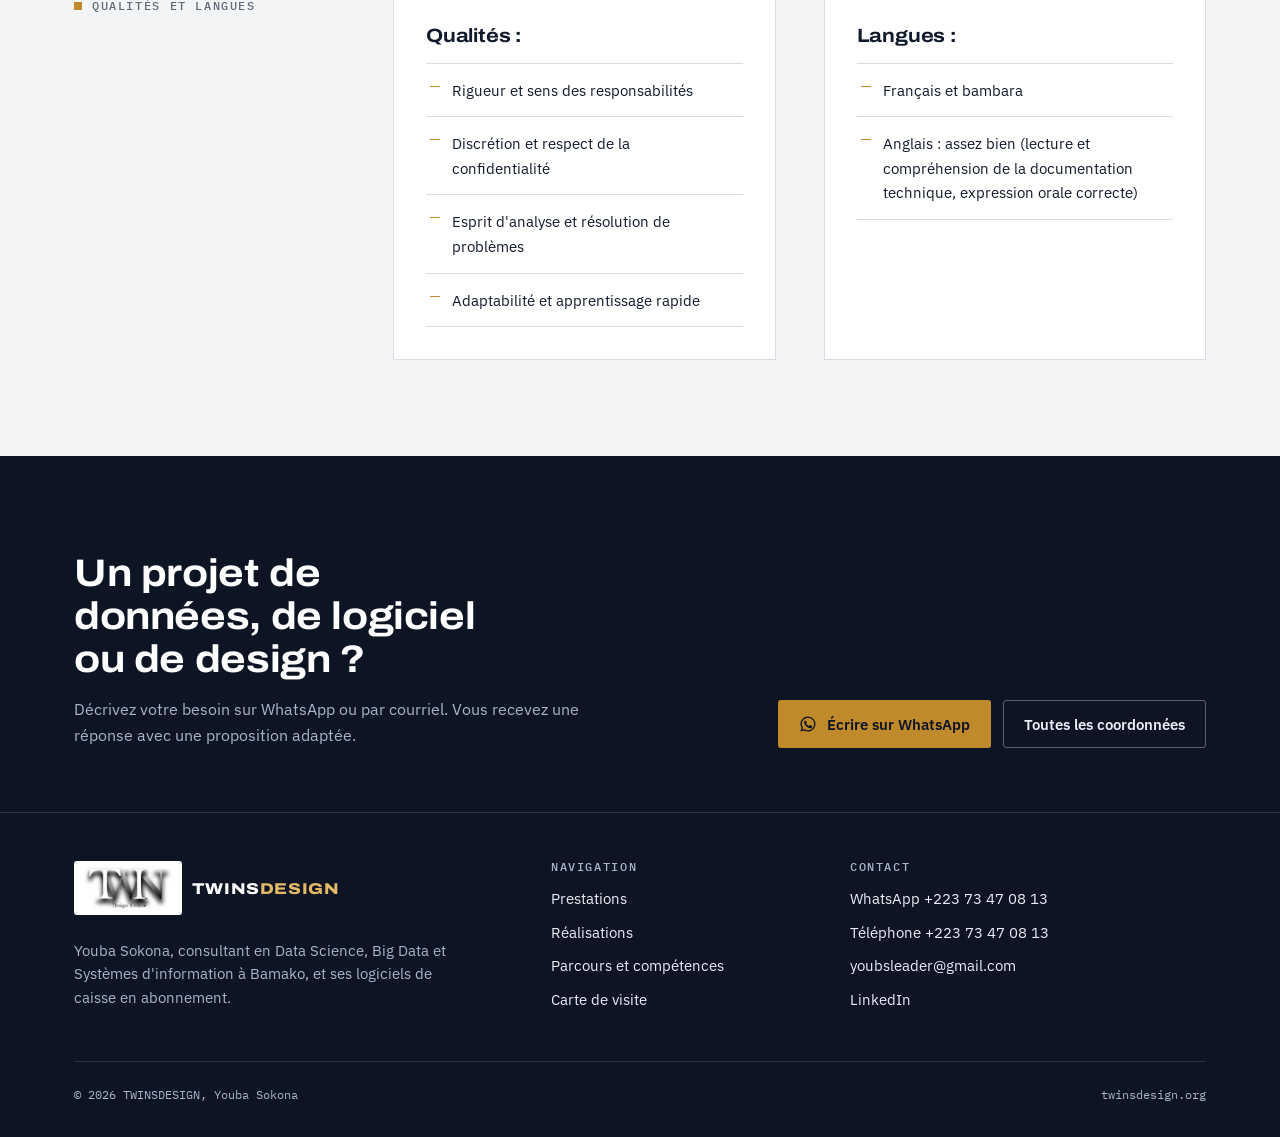
<file: a-propos.html>
<!doctype html>
<html lang="fr">
<head>
<meta charset="utf-8">
<meta name="viewport" content="width=device-width, initial-scale=1, viewport-fit=cover">
<meta http-equiv="Content-Security-Policy" content="default-src 'self'; script-src 'self'; style-src 'self'; img-src 'self' data:; font-src 'self'; connect-src 'self'; frame-src https://maps.google.com https://www.google.com; object-src 'none'; base-uri 'self'; form-action 'none'; manifest-src 'self'">
<meta name="referrer" content="strict-origin-when-cross-origin">
<title>Parcours et compétences de Youba Sokona | TWINSDESIGN</title>
<meta name="description" content="Youba Sokona, consultant en Data Science, Big Data et Systèmes d'information à Bamako : Maîtrise en Data Sciences (Big Data et SI), expériences, compétences en machine learning, deep learning, Big Data et développement.">
<link rel="canonical" href="https://twinsdesign.org/a-propos.html">
<meta name="theme-color" content="#FFFFFF">
<meta property="og:type" content="website">
<meta property="og:locale" content="fr_FR">
<meta property="og:site_name" content="TWINSDESIGN">
<meta property="og:title" content="Parcours et compétences de Youba Sokona | TWINSDESIGN">
<meta property="og:description" content="Youba Sokona, consultant en Data Science, Big Data et Systèmes d'information à Bamako : Maîtrise en Data Sciences (Big Data et SI), expériences, compétences en machine learning, deep learning, Big Data et développement.">
<meta property="og:url" content="https://twinsdesign.org/a-propos.html">
<meta property="og:image" content="https://twinsdesign.org/assets/img/og-cover.jpg">
<meta property="og:image:width" content="1200">
<meta property="og:image:height" content="630">
<meta name="twitter:card" content="summary_large_image">
<link rel="icon" href="favicon.svg" type="image/svg+xml">
<link rel="icon" href="favicon-32.png" sizes="32x32" type="image/png">
<link rel="apple-touch-icon" href="apple-touch-icon.png">
<link rel="manifest" href="site.webmanifest">
<link rel="preload" href="assets/fonts/archivo-var.woff2" as="font" type="font/woff2" crossorigin>
<link rel="preload" href="assets/fonts/ibm-plex-sans-var.woff2" as="font" type="font/woff2" crossorigin>
<link rel="stylesheet" href="assets/css/style.css">
<script type="application/ld+json">
{
 "@context": "https://schema.org",
 "@graph": [
  {
   "@type": "ProfessionalService",
   "@id": "https://twinsdesign.org/#twinsdesign",
   "name": "TWINSDESIGN",
   "url": "https://twinsdesign.org/",
   "logo": "https://twinsdesign.org/assets/img/logo-twn.png",
   "image": "https://twinsdesign.org/assets/img/og-cover.jpg",
   "description": "Conseil en Data Science, Big Data et Systèmes d'information à Bamako, et logiciels de caisse en abonnement pour le commerce malien.",
   "telephone": "+22373470813",
   "email": "youbsleader@gmail.com",
   "address": {
    "@type": "PostalAddress",
    "streetAddress": "ATT Bougou",
    "addressLocality": "Bamako",
    "addressCountry": "ML"
   },
   "areaServed": [
    {
     "@type": "City",
     "name": "Bamako"
    },
    {
     "@type": "Country",
     "name": "Mali"
    }
   ],
   "founder": {
    "@id": "https://twinsdesign.org/#youba"
   },
   "hasMap": "https://www.google.com/maps/search/?api=1&query=ATT+Bougou%2C+Bamako%2C+Mali",
   "knowsLanguage": [
    "fr",
    "en",
    "bm"
   ]
  },
  {
   "@type": "Person",
   "@id": "https://twinsdesign.org/#youba",
   "name": "Youba Sokona",
   "jobTitle": "Consultant Data Science, Big Data et Systèmes d'information",
   "sameAs": ["https://www.linkedin.com/in/youba-sokona"],
   "url": "https://twinsdesign.org/a-propos.html",
   "telephone": "+22373470813",
   "email": "youbsleader@gmail.com",
   "worksFor": {
    "@id": "https://twinsdesign.org/#twinsdesign"
   },
   "alumniOf": {
    "@type": "CollegeOrUniversity",
    "name": "Institut des Sciences et Technologies Appliquées Technolab-ISTA"
   },
   "hasCredential": [
    {
     "@type": "EducationalOccupationalCredential",
     "credentialCategory": "Maîtrise",
     "name": "Maîtrise en Data Sciences, spécialité Big Data et Systèmes d'Information"
    },
    {
     "@type": "EducationalOccupationalCredential",
     "credentialCategory": "Licence",
     "name": "Licence en Data Science"
    },
    {
     "@type": "EducationalOccupationalCredential",
     "credentialCategory": "DUT",
     "name": "DUT en Analyse Programmation"
    }
   ],
   "knowsAbout": [
    "Data science",
    "Machine learning",
    "Deep learning",
    "Apprentissage fédéré",
    "Big Data",
    "Hadoop",
    "Spark",
    "Neo4j",
    "Business Intelligence",
    "Python",
    "Angular",
    "React",
    "Next.js",
    "NestJS",
    "SQL Server",
    "Applications mobiles",
    "Logiciels de caisse",
    "UI/UX"
   ]
  }
 ]
}
</script>
</head>
<body>
<a class="skip" href="#main">Aller au contenu</a>
<header class="site-header">
  <div class="wrap">
    <a class="brand" href="index.html" aria-label="TWINSDESIGN, accueil"><img class="brand-logo" src="assets/img/logo-twn.png" width="793" height="398" alt="Logo TWN Design Creator"><span class="brand-name">TWINS<span>DESIGN</span></span></a>
    <nav class="nav" id="nav" aria-label="Navigation principale">
      <a href="index.html">Accueil</a>
      <a href="services.html">Conseil</a>
      <a href="index.html#logiciels">Logiciels de caisse</a>
      <a href="projets.html">Études de cas</a>
      <a href="a-propos.html" aria-current="page">Parcours</a>
      <a href="contact.html">Contact</a>
    </nav>
    <a class="btn btn-primary header-cta" href="https://wa.me/22373470813?text=Bonjour%2C%20je%20souhaite%20une%20d%C3%A9mo%20d%27un%20logiciel%20de%20caisse%20TWINSDESIGN." target="_blank" rel="noopener noreferrer">Demander une démo</a>
    <button class="menu-btn" type="button" aria-expanded="false" aria-controls="nav">Menu</button>
  </div>
</header>
<main id="main">
<section class="page-head">
  <div class="wrap profile">
    <div class="text">
      <span class="label">Parcours</span>
      <h1>Youba Sokona, consultant Data Science, Big Data et Systèmes d'information</h1>
      <p class="lead">Titulaire d'une Maîtrise en Data Sciences, spécialité Big Data et Systèmes d'Information, ainsi que d'une Licence en Data Science et d'un DUT en Analyse Programmation, obtenus à Technolab-ISTA.</p>
      <p class="lead">J'accompagne les entreprises et les organisations comme consultant depuis 2023. J'ai conçu en binôme quatre logiciels de point de vente adaptés au marché malien, de l'analyse des besoins à la mise en production. J'accorde une attention particulière à la sécurité et à la confidentialité des données.</p>
      <div class="btn-row mt-1">
        <a class="btn btn-primary" href="contact.html"><svg viewBox="0 0 24 24" fill="none" stroke="currentColor" stroke-width="1.8" stroke-linecap="round" stroke-linejoin="round" aria-hidden="true"><rect x="3" y="5" width="18" height="14" rx="2"/><path d="M3 7l9 6 9-6"/></svg> Me contacter</a>
        <a class="btn btn-line" href="carte.html">Ma carte de visite</a>
      </div>
    </div>
    <aside class="fiche" aria-label="Fiche">
      <span class="label plain">Fiche</span>
      <dl class="meta">
        <dt>Lieu</dt><dd>Bamako, Mali</dd>
        <dt>Formation</dt><dd>Maîtrise en Data Sciences, spécialité Big Data et Systèmes d'Information</dd>
        <dt>Domaines</dt><dd>Data science, Big Data, développement full-stack, UI/UX</dd>
        <dt>Langues</dt><dd>Français, bambara, anglais</dd>
        <dt>Contact</dt><dd>Courriel, WhatsApp, téléphone</dd>
      </dl>
    </aside>
  </div>
</section>
<section class="section">
  <div class="wrap sheet">
    <div class="side"><span class="label">Expériences et formation</span></div>
    <div class="main">
      <div class="two-col">
        <div>
          <h2 class="col-title">Expériences professionnelles :</h2>
          <ul class="timeline">
        <li><span class="when">Mars 2025 – août 2026</span><div><strong>Logiciels de point de vente (POS), projet indépendant en binôme</strong><span>Boutiki, Yumiam, The-Tailor et Farmer, de l'enquête de terrain à la mise en production</span></div></li>
        <li><span class="when">Fin 2025 – 2026</span><div><strong>SARL Informatique, projet personnel</strong><span>Système d'analyse globale de l'entrepreneuriat au Mali (Python, Streamlit)</span></div></li>
        <li><span class="when">Depuis 2023</span><div><strong>Développeur web et applications (freelance)</strong><span>Conception et développement de sites web et d'applications pour des clients</span></div></li>
        <li><span class="when">Plus de six ans</span><div><strong>Graphiste et designer UI/UX (freelance)</strong><span>Identités visuelles, logos, affiches, vidéos et maquettes : plus de 100 visuels</span></div></li>
          </ul>
        </div>
        <div>
          <h2 class="col-title">Diplômes et formations :</h2>
          <ul class="timeline">
        <li><span class="when">2025 – 2026</span><div><strong>Maîtrise en Data Sciences, spécialité Big Data et Systèmes d'Information (validée)</strong><span>Technolab-ISTA, Bamako</span></div></li>
        <li><span class="when">2024 – 2025</span><div><strong>Licence en Data Science</strong><span>Technolab-ISTA, Bamako</span></div></li>
        <li><span class="when">2022 – 2024</span><div><strong>DUT en Analyse Programmation</strong><span>Technolab-ISTA, Bamako</span></div></li>
          </ul>
        </div>
      </div>
    </div>
  </div>
</section>
<section class="section alt" id="competences">
  <div class="wrap sheet">
    <div class="side"><span class="label">Compétences</span></div>
    <div class="main">
      <div class="head"><h2>Les outils et les méthodes que je maîtrise :</h2></div>
      <div class="skills-grid">
      <div class="skill">
        <h3>Bases de données :</h3>
        <div class="tags"><span class="tag">SQL Server</span><span class="tag">MySQL</span><span class="tag">Oracle Database (niveau avancé)</span><span class="tag">SQL avancé</span><span class="tag">MongoDB</span><span class="tag">HBase</span><span class="tag">Neo4j (graphe, Cypher)</span><span class="tag">Modélisation de bases de données</span></div>
      </div>
      <div class="skill">
        <h3>Développement front-end :</h3>
        <div class="tags"><span class="tag">Angular (niveau avancé)</span><span class="tag">React (niveau avancé)</span><span class="tag">Next.js</span><span class="tag">JavaScript</span><span class="tag">TypeScript</span><span class="tag">HTML5</span><span class="tag">CSS3</span></div>
      </div>
      <div class="skill">
        <h3>Back-end et API :</h3>
        <div class="tags"><span class="tag">Python (langage principal)</span><span class="tag">NestJS</span><span class="tag">Django</span><span class="tag">Flask</span><span class="tag">PHP</span><span class="tag">Java</span><span class="tag">API REST</span><span class="tag">Microsoft Graph</span></div>
      </div>
      <div class="skill">
        <h3>Machine learning :</h3>
        <div class="tags"><span class="tag">Régression</span><span class="tag">Classification</span><span class="tag">Clustering</span><span class="tag">Validation croisée</span><span class="tag">scikit-learn</span><span class="tag">Pandas</span><span class="tag">NumPy</span><span class="tag">Apprentissage fédéré (FedPer, FedProx)</span></div>
      </div>
      <div class="skill">
        <h3>Deep learning :</h3>
        <div class="tags"><span class="tag">Réseaux ANN</span><span class="tag">Réseaux CNN</span><span class="tag">TensorFlow/Keras</span><span class="tag">PyTorch</span><span class="tag">Vision par ordinateur</span><span class="tag">NLP</span><span class="tag">Modèles de prédiction</span></div>
      </div>
      <div class="skill">
        <h3>Big Data :</h3>
        <div class="tags"><span class="tag">Hadoop (HDFS, MapReduce)</span><span class="tag">Spark (PySpark)</span><span class="tag">Architecture et infrastructure Big Data</span></div>
      </div>
      <div class="skill">
        <h3>Systèmes d'information et BI :</h3>
        <div class="tags"><span class="tag">UML</span><span class="tag">Merise</span><span class="tag">DDD</span><span class="tag">Entrepôts de données</span><span class="tag">ETL</span><span class="tag">Power BI</span><span class="tag">Streamlit</span></div>
      </div>
      <div class="skill">
        <h3>IA appliquée :</h3>
        <div class="tags"><span class="tag">Chatbots</span><span class="tag">Systèmes experts</span><span class="tag">Raisonnement automatique</span><span class="tag">Agents IA</span></div>
      </div>
      <div class="skill">
        <h3>Systèmes, réseaux et scripts :</h3>
        <div class="tags"><span class="tag">Linux (CentOS, Debian)</span><span class="tag">Administration des réseaux</span><span class="tag">Bash</span><span class="tag">PowerShell</span><span class="tag">CMD</span></div>
      </div>
      <div class="skill">
        <h3>Versioning :</h3>
        <div class="tags"><span class="tag">Git</span><span class="tag">Azure DevOps</span></div>
      </div>
      <div class="skill">
        <h3>Mobile et CMS :</h3>
        <div class="tags"><span class="tag">Android</span><span class="tag">iOS</span><span class="tag">WordPress</span><span class="tag">Drupal</span></div>
      </div>
      <div class="skill">
        <h3>Développement assisté par IA :</h3>
        <div class="tags"><span class="tag">GitHub Copilot</span><span class="tag">ChatGPT</span><span class="tag">Claude (Claude Code, agents, MCP)</span><span class="tag">DeepSeek</span><span class="tag">Google Antigravity</span></div>
      </div>
      </div>
    </div>
  </div>
</section>
<section class="section">
  <div class="wrap sheet">
    <div class="side"><span class="label">Qualités et langues</span></div>
    <div class="main">
      <div class="two-col">
        <div class="panel">
          <h3>Qualités :</h3>
          <ul class="spec-list one">
            <li>Rigueur et sens des responsabilités</li>
            <li>Discrétion et respect de la confidentialité</li>
            <li>Esprit d'analyse et résolution de problèmes</li>
            <li>Adaptabilité et apprentissage rapide</li>
          </ul>
        </div>
        <div class="panel">
          <h3>Langues :</h3>
          <ul class="spec-list one">
            <li>Français et bambara</li>
            <li>Anglais : assez bien (lecture et compréhension de la documentation technique, expression orale correcte)</li>
          </ul>
        </div>
      </div>
    </div>
  </div>
</section>
</main>

<section class="cta-band">
  <div class="wrap">
    <div>
      <h2>Un projet de données, de logiciel ou de design ?</h2>
      <p>Décrivez votre besoin sur WhatsApp ou par courriel. Vous recevez une réponse avec une proposition adaptée.</p>
    </div>
    <div class="btn-row">
      <a class="btn btn-gold" href="https://wa.me/22373470813" target="_blank" rel="noopener noreferrer"><svg viewBox="0 0 24 24" fill="currentColor" aria-hidden="true"><path d="M12 2a10 10 0 0 0-8.6 15.1L2 22l5-1.3A10 10 0 1 0 12 2zm0 18.2a8.2 8.2 0 0 1-4.2-1.2l-.3-.2-3 .8.8-2.9-.2-.3A8.2 8.2 0 1 1 12 20.2zm4.5-6.1c-.2-.1-1.5-.7-1.7-.8s-.4-.1-.6.1-.7.8-.8 1-.3.2-.5.1a6.7 6.7 0 0 1-3.3-2.9c-.2-.4.2-.4.7-1.3.1-.2 0-.3 0-.4l-.8-1.8c-.2-.5-.4-.4-.6-.4h-.5a1 1 0 0 0-.7.3 3 3 0 0 0-.9 2.2 5.2 5.2 0 0 0 1.1 2.7 11.8 11.8 0 0 0 4.5 4c1.7.7 2.3.8 3.2.6a2.7 2.7 0 0 0 1.8-1.3 2.2 2.2 0 0 0 .2-1.3c-.1-.1-.3-.2-.5-.3z"/></svg> Écrire sur WhatsApp</a>
      <a class="btn btn-ghost" href="contact.html">Toutes les coordonnées</a>
    </div>
  </div>
</section>
<footer class="site-footer">
  <div class="wrap">
    <div class="foot-grid">
      <div>
        <a class="brand" href="index.html" aria-label="TWINSDESIGN, accueil"><img class="brand-logo" src="assets/img/logo-twn.png" width="793" height="398" alt="Logo TWN Design Creator"><span class="brand-name">TWINS<span>DESIGN</span></span></a>
        <p>Youba Sokona, consultant en Data Science, Big Data et Systèmes d'information à Bamako, et ses logiciels de caisse en abonnement.</p>
      </div>
      <div>
        <h2>Navigation</h2>
        <ul>
          <li><a href="services.html">Prestations</a></li>
          <li><a href="projets.html">Réalisations</a></li>
          <li><a href="a-propos.html">Parcours et compétences</a></li>
          <li><a href="carte.html">Carte de visite</a></li>
        </ul>
      </div>
      <div>
        <h2>Contact</h2>
        <ul>
          <li><a href="https://wa.me/22373470813" target="_blank" rel="noopener noreferrer">WhatsApp +223 73 47 08 13</a></li>
          <li><a href="tel:+22373470813">Téléphone +223 73 47 08 13</a></li>
          <li><a href="mailto:youbsleader@gmail.com">youbsleader@gmail.com</a></li>
          <li><a href="https://www.linkedin.com/in/youba-sokona" target="_blank" rel="noopener noreferrer">LinkedIn</a></li>
        </ul>
      </div>
    </div>
    <div class="legal"><span>© <span id="year">2026</span> TWINSDESIGN, Youba Sokona</span><span>twinsdesign.org</span></div>
  </div>
</footer>
<a class="wa-float" href="https://wa.me/22373470813" target="_blank" rel="noopener noreferrer" aria-label="Écrire sur WhatsApp"><svg viewBox="0 0 24 24" fill="currentColor" aria-hidden="true"><path d="M12 2a10 10 0 0 0-8.6 15.1L2 22l5-1.3A10 10 0 1 0 12 2zm0 18.2a8.2 8.2 0 0 1-4.2-1.2l-.3-.2-3 .8.8-2.9-.2-.3A8.2 8.2 0 1 1 12 20.2zm4.5-6.1c-.2-.1-1.5-.7-1.7-.8s-.4-.1-.6.1-.7.8-.8 1-.3.2-.5.1a6.7 6.7 0 0 1-3.3-2.9c-.2-.4.2-.4.7-1.3.1-.2 0-.3 0-.4l-.8-1.8c-.2-.5-.4-.4-.6-.4h-.5a1 1 0 0 0-.7.3 3 3 0 0 0-.9 2.2 5.2 5.2 0 0 0 1.1 2.7 11.8 11.8 0 0 0 4.5 4c1.7.7 2.3.8 3.2.6a2.7 2.7 0 0 0 1.8-1.3 2.2 2.2 0 0 0 .2-1.3c-.1-.1-.3-.2-.5-.3z"/></svg></a>
<script src="assets/js/main.js" defer></script>
</body>
</html>
</file>
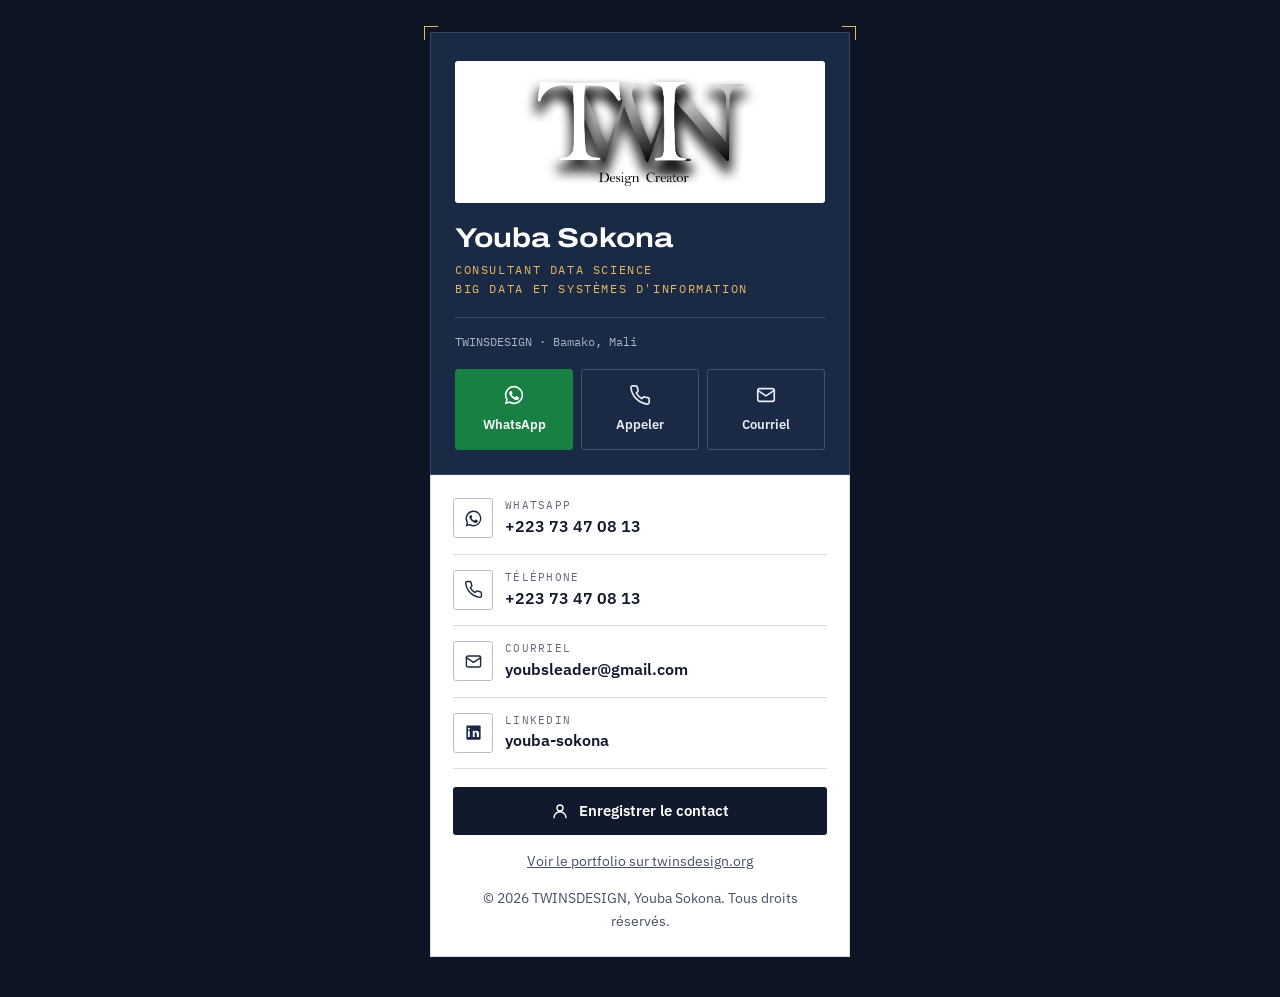
<file: carte.html>
<!doctype html>
<html lang="fr">
<head>
<meta charset="utf-8">
<meta name="viewport" content="width=device-width, initial-scale=1, viewport-fit=cover">
<meta http-equiv="Content-Security-Policy" content="default-src 'self'; script-src 'self'; style-src 'self'; img-src 'self' data:; font-src 'self'; connect-src 'self'; frame-src https://maps.google.com https://www.google.com; object-src 'none'; base-uri 'self'; form-action 'none'; manifest-src 'self'">
<meta name="referrer" content="strict-origin-when-cross-origin">
<title>Youba Sokona | Carte de visite</title>
<meta name="description" content="Carte de visite numérique de Youba Sokona, Data Scientist (Big Data et SI) et développeur full-stack à Bamako : WhatsApp, téléphone et courriel.">
<link rel="canonical" href="https://twinsdesign.org/carte.html">
<meta name="theme-color" content="#FFFFFF">
<meta property="og:type" content="website">
<meta property="og:locale" content="fr_FR">
<meta property="og:site_name" content="TWINSDESIGN">
<meta property="og:title" content="Youba Sokona | Carte de visite">
<meta property="og:description" content="Carte de visite numérique de Youba Sokona, Data Scientist (Big Data et SI) et développeur full-stack à Bamako : WhatsApp, téléphone et courriel.">
<meta property="og:url" content="https://twinsdesign.org/carte.html">
<meta property="og:image" content="https://twinsdesign.org/assets/img/og-cover.jpg">
<meta property="og:image:width" content="1200">
<meta property="og:image:height" content="630">
<meta name="twitter:card" content="summary_large_image">
<link rel="icon" href="favicon.svg" type="image/svg+xml">
<link rel="icon" href="favicon-32.png" sizes="32x32" type="image/png">
<link rel="apple-touch-icon" href="apple-touch-icon.png">
<link rel="manifest" href="site.webmanifest">
<link rel="preload" href="assets/fonts/archivo-var.woff2" as="font" type="font/woff2" crossorigin>
<link rel="preload" href="assets/fonts/ibm-plex-sans-var.woff2" as="font" type="font/woff2" crossorigin>
<link rel="stylesheet" href="assets/css/style.css">
<script type="application/ld+json">
{
 "@context": "https://schema.org",
 "@type": "Person",
 "name": "Youba Sokona",
 "jobTitle": "Consultant Data Science, Big Data et Systèmes d'information",
 "sameAs": ["https://www.linkedin.com/in/youba-sokona"],
 "worksFor": {
  "@type": "Organization",
  "name": "TWINSDESIGN",
  "url": "https://twinsdesign.org/"
 },
 "telephone": "+22373470813",
 "email": "youbsleader@gmail.com",
 "url": "https://twinsdesign.org/carte.html",
 "address": {
  "@type": "PostalAddress",
  "addressLocality": "Bamako",
  "addressCountry": "ML"
 }
}
</script>
</head>
<body class="card-page">
<main class="vcard" id="main">
  <section class="vc-top">
    <div class="vc-logo"><img class="brand-logo" src="assets/img/logo-twn.png" width="793" height="398" alt="Logo TWN Design Creator"></div>
    <h1>Youba Sokona</h1>
    <div class="vc-role">Consultant Data Science<br>Big Data et Systèmes d'information</div>
    <div class="vc-place">TWINSDESIGN · Bamako, Mali</div>
    <nav class="vc-actions" aria-label="Me contacter">
      <a class="wa" href="https://wa.me/22373470813" target="_blank" rel="noopener noreferrer"><svg viewBox="0 0 24 24" fill="currentColor" aria-hidden="true"><path d="M12 2a10 10 0 0 0-8.6 15.1L2 22l5-1.3A10 10 0 1 0 12 2zm0 18.2a8.2 8.2 0 0 1-4.2-1.2l-.3-.2-3 .8.8-2.9-.2-.3A8.2 8.2 0 1 1 12 20.2zm4.5-6.1c-.2-.1-1.5-.7-1.7-.8s-.4-.1-.6.1-.7.8-.8 1-.3.2-.5.1a6.7 6.7 0 0 1-3.3-2.9c-.2-.4.2-.4.7-1.3.1-.2 0-.3 0-.4l-.8-1.8c-.2-.5-.4-.4-.6-.4h-.5a1 1 0 0 0-.7.3 3 3 0 0 0-.9 2.2 5.2 5.2 0 0 0 1.1 2.7 11.8 11.8 0 0 0 4.5 4c1.7.7 2.3.8 3.2.6a2.7 2.7 0 0 0 1.8-1.3 2.2 2.2 0 0 0 .2-1.3c-.1-.1-.3-.2-.5-.3z"/></svg>WhatsApp</a>
      <a href="tel:+22373470813"><svg viewBox="0 0 24 24" fill="none" stroke="currentColor" stroke-width="1.8" stroke-linecap="round" stroke-linejoin="round" aria-hidden="true"><path d="M22 16.9v3a2 2 0 0 1-2.2 2 19.8 19.8 0 0 1-8.6-3.1 19.5 19.5 0 0 1-6-6A19.8 19.8 0 0 1 2.1 4.2 2 2 0 0 1 4.1 2h3a2 2 0 0 1 2 1.7c.1 1 .4 1.9.7 2.8a2 2 0 0 1-.5 2.1L8 9.9a16 16 0 0 0 6 6l1.3-1.3a2 2 0 0 1 2.1-.5c.9.3 1.8.6 2.8.7a2 2 0 0 1 1.8 2.1z"/></svg>Appeler</a>
      <a href="mailto:youbsleader@gmail.com"><svg viewBox="0 0 24 24" fill="none" stroke="currentColor" stroke-width="1.8" stroke-linecap="round" stroke-linejoin="round" aria-hidden="true"><rect x="3" y="5" width="18" height="14" rx="2"/><path d="M3 7l9 6 9-6"/></svg>Courriel</a>
    </nav>
  </section>
  <section class="vc-body">
    <a class="vc-row" href="https://wa.me/22373470813" target="_blank" rel="noopener noreferrer"><span class="ico"><svg viewBox="0 0 24 24" fill="currentColor" aria-hidden="true"><path d="M12 2a10 10 0 0 0-8.6 15.1L2 22l5-1.3A10 10 0 1 0 12 2zm0 18.2a8.2 8.2 0 0 1-4.2-1.2l-.3-.2-3 .8.8-2.9-.2-.3A8.2 8.2 0 1 1 12 20.2zm4.5-6.1c-.2-.1-1.5-.7-1.7-.8s-.4-.1-.6.1-.7.8-.8 1-.3.2-.5.1a6.7 6.7 0 0 1-3.3-2.9c-.2-.4.2-.4.7-1.3.1-.2 0-.3 0-.4l-.8-1.8c-.2-.5-.4-.4-.6-.4h-.5a1 1 0 0 0-.7.3 3 3 0 0 0-.9 2.2 5.2 5.2 0 0 0 1.1 2.7 11.8 11.8 0 0 0 4.5 4c1.7.7 2.3.8 3.2.6a2.7 2.7 0 0 0 1.8-1.3 2.2 2.2 0 0 0 .2-1.3c-.1-.1-.3-.2-.5-.3z"/></svg></span><span><span class="k">WhatsApp</span><span class="v">+223 73 47 08 13</span></span></a>
    <a class="vc-row" href="tel:+22373470813"><span class="ico"><svg viewBox="0 0 24 24" fill="none" stroke="currentColor" stroke-width="1.8" stroke-linecap="round" stroke-linejoin="round" aria-hidden="true"><path d="M22 16.9v3a2 2 0 0 1-2.2 2 19.8 19.8 0 0 1-8.6-3.1 19.5 19.5 0 0 1-6-6A19.8 19.8 0 0 1 2.1 4.2 2 2 0 0 1 4.1 2h3a2 2 0 0 1 2 1.7c.1 1 .4 1.9.7 2.8a2 2 0 0 1-.5 2.1L8 9.9a16 16 0 0 0 6 6l1.3-1.3a2 2 0 0 1 2.1-.5c.9.3 1.8.6 2.8.7a2 2 0 0 1 1.8 2.1z"/></svg></span><span><span class="k">Téléphone</span><span class="v">+223 73 47 08 13</span></span></a>
    <a class="vc-row" href="mailto:youbsleader@gmail.com"><span class="ico"><svg viewBox="0 0 24 24" fill="none" stroke="currentColor" stroke-width="1.8" stroke-linecap="round" stroke-linejoin="round" aria-hidden="true"><rect x="3" y="5" width="18" height="14" rx="2"/><path d="M3 7l9 6 9-6"/></svg></span><span><span class="k">Courriel</span><span class="v">youbsleader@gmail.com</span></span></a>
    <a class="vc-row" href="https://www.linkedin.com/in/youba-sokona" target="_blank" rel="noopener noreferrer"><span class="ico"><svg viewBox="0 0 24 24" fill="currentColor" aria-hidden="true"><path d="M4 3h16a1 1 0 0 1 1 1v16a1 1 0 0 1-1 1H4a1 1 0 0 1-1-1V4a1 1 0 0 1 1-1zm3.3 6.8H5v8h2.3zM6.2 5.9a1.3 1.3 0 1 0 0 2.6 1.3 1.3 0 0 0 0-2.6zM19 13.3c0-2.2-1.2-3.6-3.2-3.6a2.8 2.8 0 0 0-2.5 1.4V9.8h-2.2v8h2.3v-4.2c0-1.1.4-1.9 1.4-1.9s1.3.8 1.3 2v4.1H19z"/></svg></span><span><span class="k">LinkedIn</span><span class="v">youba-sokona</span></span></a>
    <a class="btn btn-primary vc-save" href="youba-sokona.vcf" download><svg viewBox="0 0 24 24" fill="none" stroke="currentColor" stroke-width="1.8" stroke-linecap="round" stroke-linejoin="round" aria-hidden="true"><circle cx="12" cy="8" r="4"/><path d="M4 21a8 8 0 0 1 16 0"/></svg> Enregistrer le contact</a>
    <a class="vc-site" href="index.html">Voir le portfolio sur twinsdesign.org</a><p class="vc-site">© 2026 TWINSDESIGN, Youba Sokona. Tous droits réservés.</p>
  </section>
</main>
<script src="assets/js/main.js" defer></script>
</body>
</html>
</file>
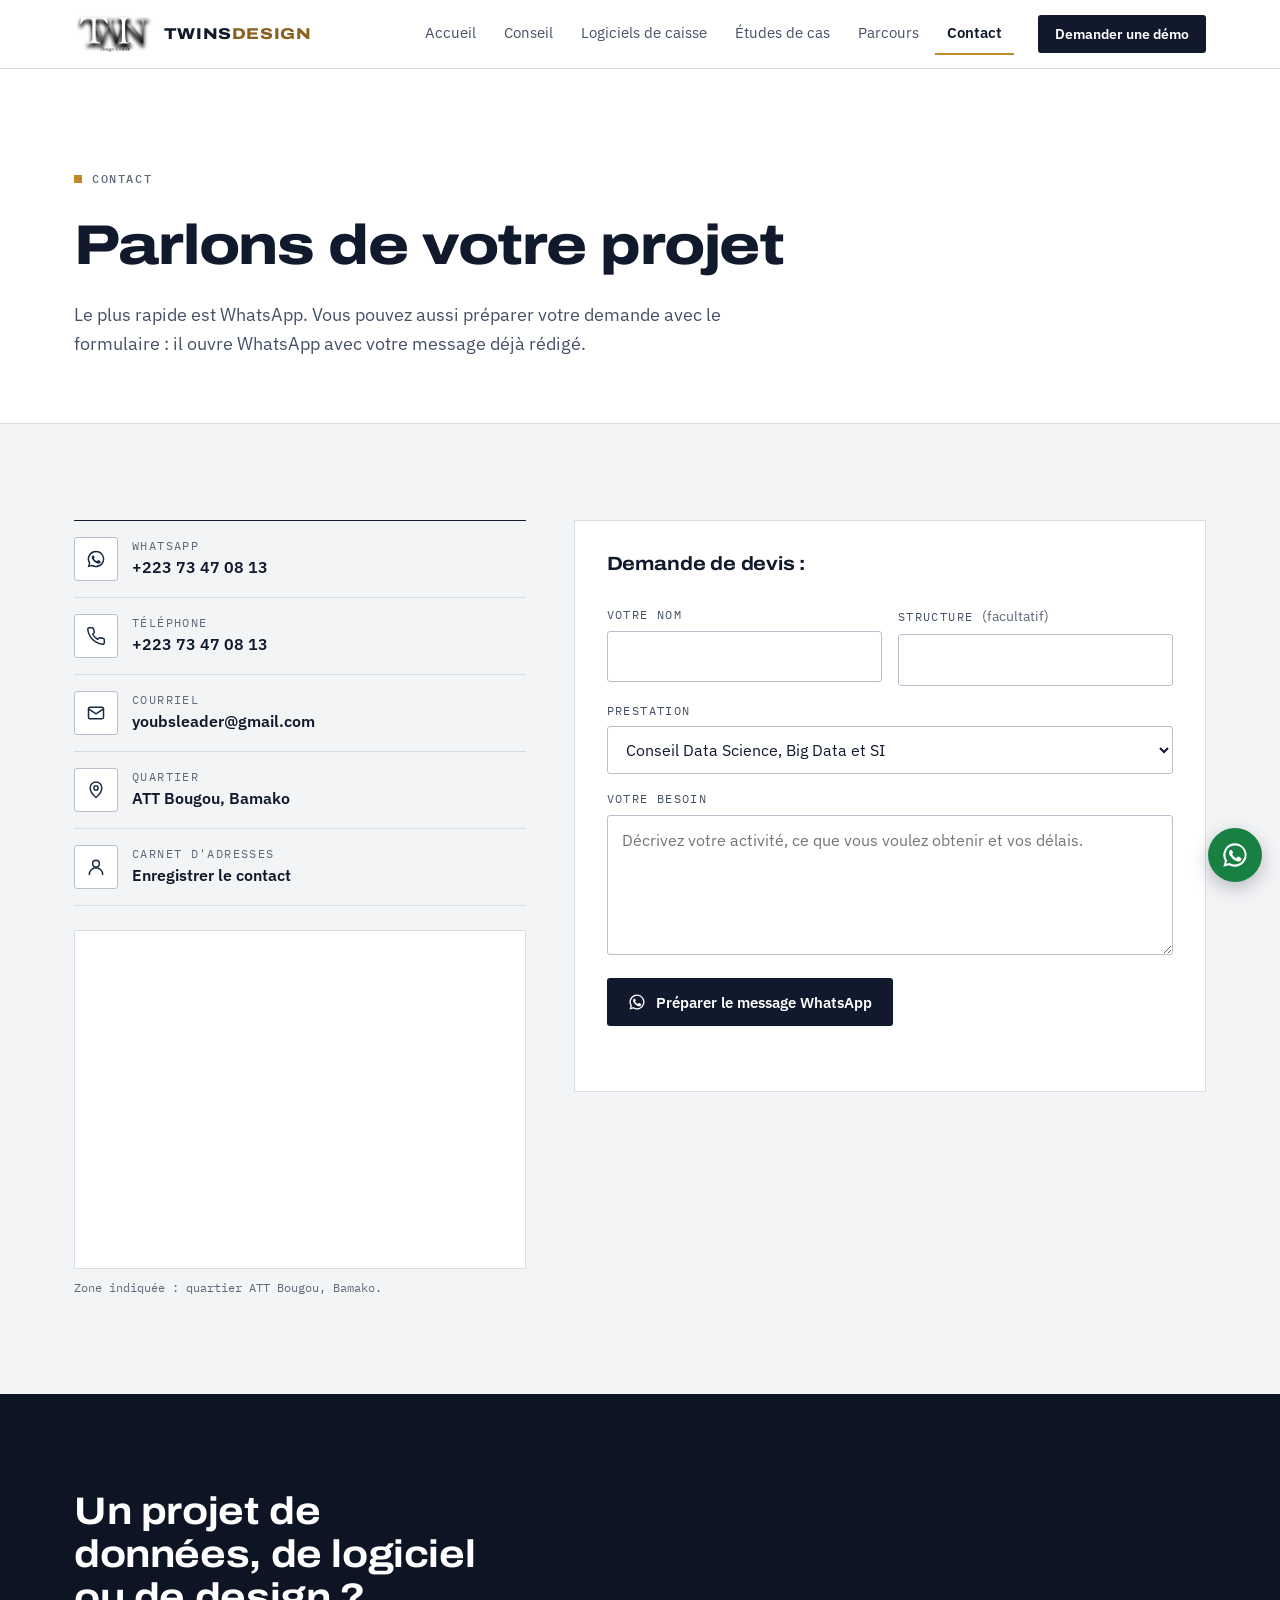
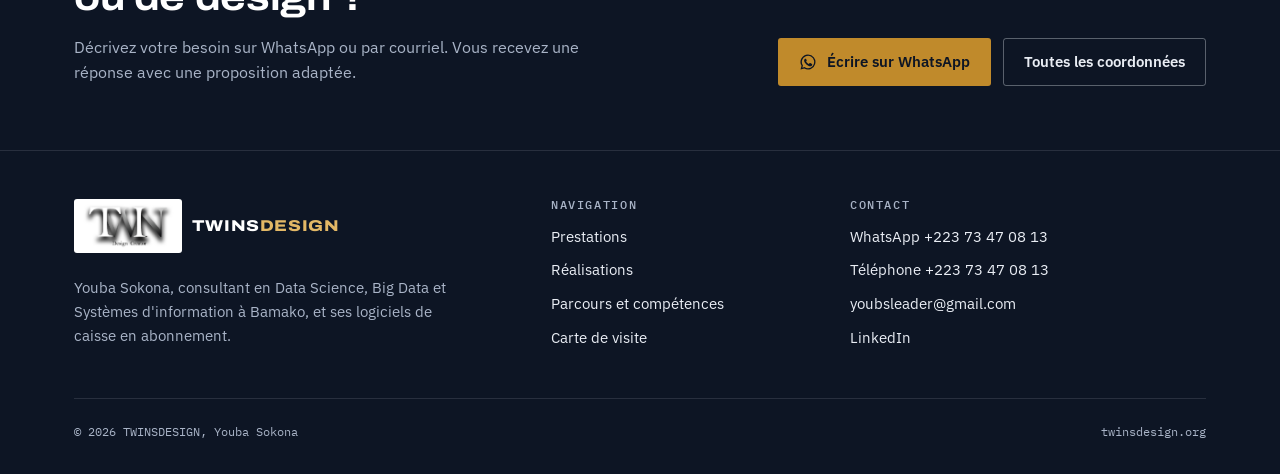
<file: contact.html>
<!doctype html>
<html lang="fr">
<head>
<meta charset="utf-8">
<meta name="viewport" content="width=device-width, initial-scale=1, viewport-fit=cover">
<meta http-equiv="Content-Security-Policy" content="default-src 'self'; script-src 'self'; style-src 'self'; img-src 'self' data:; font-src 'self'; connect-src 'self'; frame-src https://maps.google.com https://www.google.com; object-src 'none'; base-uri 'self'; form-action 'none'; manifest-src 'self'">
<meta name="referrer" content="strict-origin-when-cross-origin">
<title>Contact : data scientist et développeur à Bamako | TWINSDESIGN</title>
<meta name="description" content="Contacter Youba Sokona, TWINSDESIGN, à Bamako : WhatsApp et téléphone +223 73 47 08 13, courriel et demande de devis.">
<link rel="canonical" href="https://twinsdesign.org/contact.html">
<meta name="theme-color" content="#FFFFFF">
<meta property="og:type" content="website">
<meta property="og:locale" content="fr_FR">
<meta property="og:site_name" content="TWINSDESIGN">
<meta property="og:title" content="Contact : data scientist et développeur à Bamako | TWINSDESIGN">
<meta property="og:description" content="Contacter Youba Sokona, TWINSDESIGN, à Bamako : WhatsApp et téléphone +223 73 47 08 13, courriel et demande de devis.">
<meta property="og:url" content="https://twinsdesign.org/contact.html">
<meta property="og:image" content="https://twinsdesign.org/assets/img/og-cover.jpg">
<meta property="og:image:width" content="1200">
<meta property="og:image:height" content="630">
<meta name="twitter:card" content="summary_large_image">
<link rel="icon" href="favicon.svg" type="image/svg+xml">
<link rel="icon" href="favicon-32.png" sizes="32x32" type="image/png">
<link rel="apple-touch-icon" href="apple-touch-icon.png">
<link rel="manifest" href="site.webmanifest">
<link rel="preload" href="assets/fonts/archivo-var.woff2" as="font" type="font/woff2" crossorigin>
<link rel="preload" href="assets/fonts/ibm-plex-sans-var.woff2" as="font" type="font/woff2" crossorigin>
<link rel="stylesheet" href="assets/css/style.css">
<script type="application/ld+json">
{
 "@context": "https://schema.org",
 "@graph": [
  {
   "@type": "ProfessionalService",
   "@id": "https://twinsdesign.org/#twinsdesign",
   "name": "TWINSDESIGN",
   "url": "https://twinsdesign.org/",
   "logo": "https://twinsdesign.org/assets/img/logo-twn.png",
   "image": "https://twinsdesign.org/assets/img/og-cover.jpg",
   "description": "Conseil en Data Science, Big Data et Systèmes d'information à Bamako, et logiciels de caisse en abonnement pour le commerce malien.",
   "telephone": "+22373470813",
   "email": "youbsleader@gmail.com",
   "address": {
    "@type": "PostalAddress",
    "streetAddress": "ATT Bougou",
    "addressLocality": "Bamako",
    "addressCountry": "ML"
   },
   "areaServed": [
    {
     "@type": "City",
     "name": "Bamako"
    },
    {
     "@type": "Country",
     "name": "Mali"
    }
   ],
   "founder": {
    "@id": "https://twinsdesign.org/#youba"
   },
   "hasMap": "https://www.google.com/maps/search/?api=1&query=ATT+Bougou%2C+Bamako%2C+Mali",
   "knowsLanguage": [
    "fr",
    "en",
    "bm"
   ]
  },
  {
   "@type": "Person",
   "@id": "https://twinsdesign.org/#youba",
   "name": "Youba Sokona",
   "jobTitle": "Consultant Data Science, Big Data et Systèmes d'information",
   "sameAs": ["https://www.linkedin.com/in/youba-sokona"],
   "url": "https://twinsdesign.org/a-propos.html",
   "telephone": "+22373470813",
   "email": "youbsleader@gmail.com",
   "worksFor": {
    "@id": "https://twinsdesign.org/#twinsdesign"
   },
   "alumniOf": {
    "@type": "CollegeOrUniversity",
    "name": "Institut des Sciences et Technologies Appliquées Technolab-ISTA"
   },
   "hasCredential": [
    {
     "@type": "EducationalOccupationalCredential",
     "credentialCategory": "Maîtrise",
     "name": "Maîtrise en Data Sciences, spécialité Big Data et Systèmes d'Information"
    },
    {
     "@type": "EducationalOccupationalCredential",
     "credentialCategory": "Licence",
     "name": "Licence en Data Science"
    },
    {
     "@type": "EducationalOccupationalCredential",
     "credentialCategory": "DUT",
     "name": "DUT en Analyse Programmation"
    }
   ],
   "knowsAbout": [
    "Data science",
    "Machine learning",
    "Deep learning",
    "Apprentissage fédéré",
    "Big Data",
    "Hadoop",
    "Spark",
    "Neo4j",
    "Business Intelligence",
    "Python",
    "Angular",
    "React",
    "Next.js",
    "NestJS",
    "SQL Server",
    "Applications mobiles",
    "Logiciels de caisse",
    "UI/UX"
   ]
  }
 ]
}
</script>
</head>
<body>
<a class="skip" href="#main">Aller au contenu</a>
<header class="site-header">
  <div class="wrap">
    <a class="brand" href="index.html" aria-label="TWINSDESIGN, accueil"><img class="brand-logo" src="assets/img/logo-twn.png" width="793" height="398" alt="Logo TWN Design Creator"><span class="brand-name">TWINS<span>DESIGN</span></span></a>
    <nav class="nav" id="nav" aria-label="Navigation principale">
      <a href="index.html">Accueil</a>
      <a href="services.html">Conseil</a>
      <a href="index.html#logiciels">Logiciels de caisse</a>
      <a href="projets.html">Études de cas</a>
      <a href="a-propos.html">Parcours</a>
      <a href="contact.html" aria-current="page">Contact</a>
    </nav>
    <a class="btn btn-primary header-cta" href="https://wa.me/22373470813?text=Bonjour%2C%20je%20souhaite%20une%20d%C3%A9mo%20d%27un%20logiciel%20de%20caisse%20TWINSDESIGN." target="_blank" rel="noopener noreferrer">Demander une démo</a>
    <button class="menu-btn" type="button" aria-expanded="false" aria-controls="nav">Menu</button>
  </div>
</header>
<main id="main">
<section class="page-head">
  <div class="wrap">
    <span class="label">Contact</span>
    <h1>Parlons de votre projet</h1>
    <p class="lead">Le plus rapide est WhatsApp. Vous pouvez aussi préparer votre demande avec le formulaire : il ouvre WhatsApp avec votre message déjà rédigé.</p>
  </div>
</section>
<section class="section">
  <div class="wrap contact-grid">
    <div>
      <div class="contact-list">
        <a class="c-item" href="https://wa.me/22373470813" target="_blank" rel="noopener noreferrer"><span class="ico"><svg viewBox="0 0 24 24" fill="currentColor" aria-hidden="true"><path d="M12 2a10 10 0 0 0-8.6 15.1L2 22l5-1.3A10 10 0 1 0 12 2zm0 18.2a8.2 8.2 0 0 1-4.2-1.2l-.3-.2-3 .8.8-2.9-.2-.3A8.2 8.2 0 1 1 12 20.2zm4.5-6.1c-.2-.1-1.5-.7-1.7-.8s-.4-.1-.6.1-.7.8-.8 1-.3.2-.5.1a6.7 6.7 0 0 1-3.3-2.9c-.2-.4.2-.4.7-1.3.1-.2 0-.3 0-.4l-.8-1.8c-.2-.5-.4-.4-.6-.4h-.5a1 1 0 0 0-.7.3 3 3 0 0 0-.9 2.2 5.2 5.2 0 0 0 1.1 2.7 11.8 11.8 0 0 0 4.5 4c1.7.7 2.3.8 3.2.6a2.7 2.7 0 0 0 1.8-1.3 2.2 2.2 0 0 0 .2-1.3c-.1-.1-.3-.2-.5-.3z"/></svg></span><span><span class="k">WhatsApp</span><span class="v">+223 73 47 08 13</span></span></a>
        <a class="c-item" href="tel:+22373470813"><span class="ico"><svg viewBox="0 0 24 24" fill="none" stroke="currentColor" stroke-width="1.8" stroke-linecap="round" stroke-linejoin="round" aria-hidden="true"><path d="M22 16.9v3a2 2 0 0 1-2.2 2 19.8 19.8 0 0 1-8.6-3.1 19.5 19.5 0 0 1-6-6A19.8 19.8 0 0 1 2.1 4.2 2 2 0 0 1 4.1 2h3a2 2 0 0 1 2 1.7c.1 1 .4 1.9.7 2.8a2 2 0 0 1-.5 2.1L8 9.9a16 16 0 0 0 6 6l1.3-1.3a2 2 0 0 1 2.1-.5c.9.3 1.8.6 2.8.7a2 2 0 0 1 1.8 2.1z"/></svg></span><span><span class="k">Téléphone</span><span class="v">+223 73 47 08 13</span></span></a>
        <a class="c-item" href="mailto:youbsleader@gmail.com"><span class="ico"><svg viewBox="0 0 24 24" fill="none" stroke="currentColor" stroke-width="1.8" stroke-linecap="round" stroke-linejoin="round" aria-hidden="true"><rect x="3" y="5" width="18" height="14" rx="2"/><path d="M3 7l9 6 9-6"/></svg></span><span><span class="k">Courriel</span><span class="v">youbsleader@gmail.com</span></span></a>
        <a class="c-item" href="https://www.google.com/maps/search/?api=1&query=ATT+Bougou%2C+Bamako%2C+Mali" target="_blank" rel="noopener noreferrer"><span class="ico"><svg viewBox="0 0 24 24" fill="none" stroke="currentColor" stroke-width="1.8" stroke-linecap="round" stroke-linejoin="round" aria-hidden="true"><path d="M12 21s-7-6.2-7-11.5A7 7 0 0 1 19 9.5C19 14.8 12 21 12 21z"/><circle cx="12" cy="9.5" r="2.5"/></svg></span><span><span class="k">Quartier</span><span class="v">ATT Bougou, Bamako</span></span></a>
        <a class="c-item" href="youba-sokona.vcf" download><span class="ico"><svg viewBox="0 0 24 24" fill="none" stroke="currentColor" stroke-width="1.8" stroke-linecap="round" stroke-linejoin="round" aria-hidden="true"><circle cx="12" cy="8" r="4"/><path d="M4 21a8 8 0 0 1 16 0"/></svg></span><span><span class="k">Carnet d'adresses</span><span class="v">Enregistrer le contact</span></span></a>
      </div>
      <div class="map"><iframe title="Carte du quartier ATT Bougou, Bamako" src="https://maps.google.com/maps?q=ATT%20Bougou%2C%20Bamako%2C%20Mali&z=14&output=embed" loading="lazy" referrerpolicy="strict-origin-when-cross-origin" sandbox="allow-scripts allow-same-origin allow-popups allow-popups-to-escape-sandbox"></iframe></div>
      <p class="map-note">Zone indiquée : quartier ATT Bougou, Bamako.</p>
    </div>
    <div class="panel" id="devis">
      <h2>Demande de devis :</h2>
      <form class="quote" id="quote-form" novalidate>
        <div class="form-row">
          <div><label for="nom">Votre nom</label><input id="nom" name="nom" autocomplete="name" maxlength="80" required></div>
          <div><label for="structure">Structure <span class="hint">(facultatif)</span></label><input id="structure" name="structure" autocomplete="organization" maxlength="80"></div>
        </div>
        <div>
          <label for="prestation">Prestation</label>
          <select id="prestation" name="prestation">
            <option value="Conseil Data Science, Big Data et SI" data-id="data-ia">Conseil Data Science, Big Data et SI</option>
            <option value="Démo d'un logiciel de caisse" data-id="developpement">Démo d'un logiciel de caisse</option>
            <option value="Accompagnement technique" data-id="maintenance">Accompagnement technique (maintenance, design)</option>
            <option value="Autre besoin">Autre besoin</option>
          </select>
        </div>
        <div><label for="message">Votre besoin</label><textarea id="message" name="message" maxlength="1500" required placeholder="Décrivez votre activité, ce que vous voulez obtenir et vos délais."></textarea></div>
        <div class="btn-row"><button class="btn btn-primary" type="submit"><svg viewBox="0 0 24 24" fill="currentColor" aria-hidden="true"><path d="M12 2a10 10 0 0 0-8.6 15.1L2 22l5-1.3A10 10 0 1 0 12 2zm0 18.2a8.2 8.2 0 0 1-4.2-1.2l-.3-.2-3 .8.8-2.9-.2-.3A8.2 8.2 0 1 1 12 20.2zm4.5-6.1c-.2-.1-1.5-.7-1.7-.8s-.4-.1-.6.1-.7.8-.8 1-.3.2-.5.1a6.7 6.7 0 0 1-3.3-2.9c-.2-.4.2-.4.7-1.3.1-.2 0-.3 0-.4l-.8-1.8c-.2-.5-.4-.4-.6-.4h-.5a1 1 0 0 0-.7.3 3 3 0 0 0-.9 2.2 5.2 5.2 0 0 0 1.1 2.7 11.8 11.8 0 0 0 4.5 4c1.7.7 2.3.8 3.2.6a2.7 2.7 0 0 0 1.8-1.3 2.2 2.2 0 0 0 .2-1.3c-.1-.1-.3-.2-.5-.3z"/></svg> Préparer le message WhatsApp</button></div>
        <p id="form-status" role="status" aria-live="polite"></p>
      </form>
    </div>
  </div>
</section>
</main>

<section class="cta-band">
  <div class="wrap">
    <div>
      <h2>Un projet de données, de logiciel ou de design ?</h2>
      <p>Décrivez votre besoin sur WhatsApp ou par courriel. Vous recevez une réponse avec une proposition adaptée.</p>
    </div>
    <div class="btn-row">
      <a class="btn btn-gold" href="https://wa.me/22373470813" target="_blank" rel="noopener noreferrer"><svg viewBox="0 0 24 24" fill="currentColor" aria-hidden="true"><path d="M12 2a10 10 0 0 0-8.6 15.1L2 22l5-1.3A10 10 0 1 0 12 2zm0 18.2a8.2 8.2 0 0 1-4.2-1.2l-.3-.2-3 .8.8-2.9-.2-.3A8.2 8.2 0 1 1 12 20.2zm4.5-6.1c-.2-.1-1.5-.7-1.7-.8s-.4-.1-.6.1-.7.8-.8 1-.3.2-.5.1a6.7 6.7 0 0 1-3.3-2.9c-.2-.4.2-.4.7-1.3.1-.2 0-.3 0-.4l-.8-1.8c-.2-.5-.4-.4-.6-.4h-.5a1 1 0 0 0-.7.3 3 3 0 0 0-.9 2.2 5.2 5.2 0 0 0 1.1 2.7 11.8 11.8 0 0 0 4.5 4c1.7.7 2.3.8 3.2.6a2.7 2.7 0 0 0 1.8-1.3 2.2 2.2 0 0 0 .2-1.3c-.1-.1-.3-.2-.5-.3z"/></svg> Écrire sur WhatsApp</a>
      <a class="btn btn-ghost" href="contact.html">Toutes les coordonnées</a>
    </div>
  </div>
</section>
<footer class="site-footer">
  <div class="wrap">
    <div class="foot-grid">
      <div>
        <a class="brand" href="index.html" aria-label="TWINSDESIGN, accueil"><img class="brand-logo" src="assets/img/logo-twn.png" width="793" height="398" alt="Logo TWN Design Creator"><span class="brand-name">TWINS<span>DESIGN</span></span></a>
        <p>Youba Sokona, consultant en Data Science, Big Data et Systèmes d'information à Bamako, et ses logiciels de caisse en abonnement.</p>
      </div>
      <div>
        <h2>Navigation</h2>
        <ul>
          <li><a href="services.html">Prestations</a></li>
          <li><a href="projets.html">Réalisations</a></li>
          <li><a href="a-propos.html">Parcours et compétences</a></li>
          <li><a href="carte.html">Carte de visite</a></li>
        </ul>
      </div>
      <div>
        <h2>Contact</h2>
        <ul>
          <li><a href="https://wa.me/22373470813" target="_blank" rel="noopener noreferrer">WhatsApp +223 73 47 08 13</a></li>
          <li><a href="tel:+22373470813">Téléphone +223 73 47 08 13</a></li>
          <li><a href="mailto:youbsleader@gmail.com">youbsleader@gmail.com</a></li>
          <li><a href="https://www.linkedin.com/in/youba-sokona" target="_blank" rel="noopener noreferrer">LinkedIn</a></li>
        </ul>
      </div>
    </div>
    <div class="legal"><span>© <span id="year">2026</span> TWINSDESIGN, Youba Sokona</span><span>twinsdesign.org</span></div>
  </div>
</footer>
<a class="wa-float" href="https://wa.me/22373470813" target="_blank" rel="noopener noreferrer" aria-label="Écrire sur WhatsApp"><svg viewBox="0 0 24 24" fill="currentColor" aria-hidden="true"><path d="M12 2a10 10 0 0 0-8.6 15.1L2 22l5-1.3A10 10 0 1 0 12 2zm0 18.2a8.2 8.2 0 0 1-4.2-1.2l-.3-.2-3 .8.8-2.9-.2-.3A8.2 8.2 0 1 1 12 20.2zm4.5-6.1c-.2-.1-1.5-.7-1.7-.8s-.4-.1-.6.1-.7.8-.8 1-.3.2-.5.1a6.7 6.7 0 0 1-3.3-2.9c-.2-.4.2-.4.7-1.3.1-.2 0-.3 0-.4l-.8-1.8c-.2-.5-.4-.4-.6-.4h-.5a1 1 0 0 0-.7.3 3 3 0 0 0-.9 2.2 5.2 5.2 0 0 0 1.1 2.7 11.8 11.8 0 0 0 4.5 4c1.7.7 2.3.8 3.2.6a2.7 2.7 0 0 0 1.8-1.3 2.2 2.2 0 0 0 .2-1.3c-.1-.1-.3-.2-.5-.3z"/></svg></a>
<script src="assets/js/main.js" defer></script>
</body>
</html>
</file>
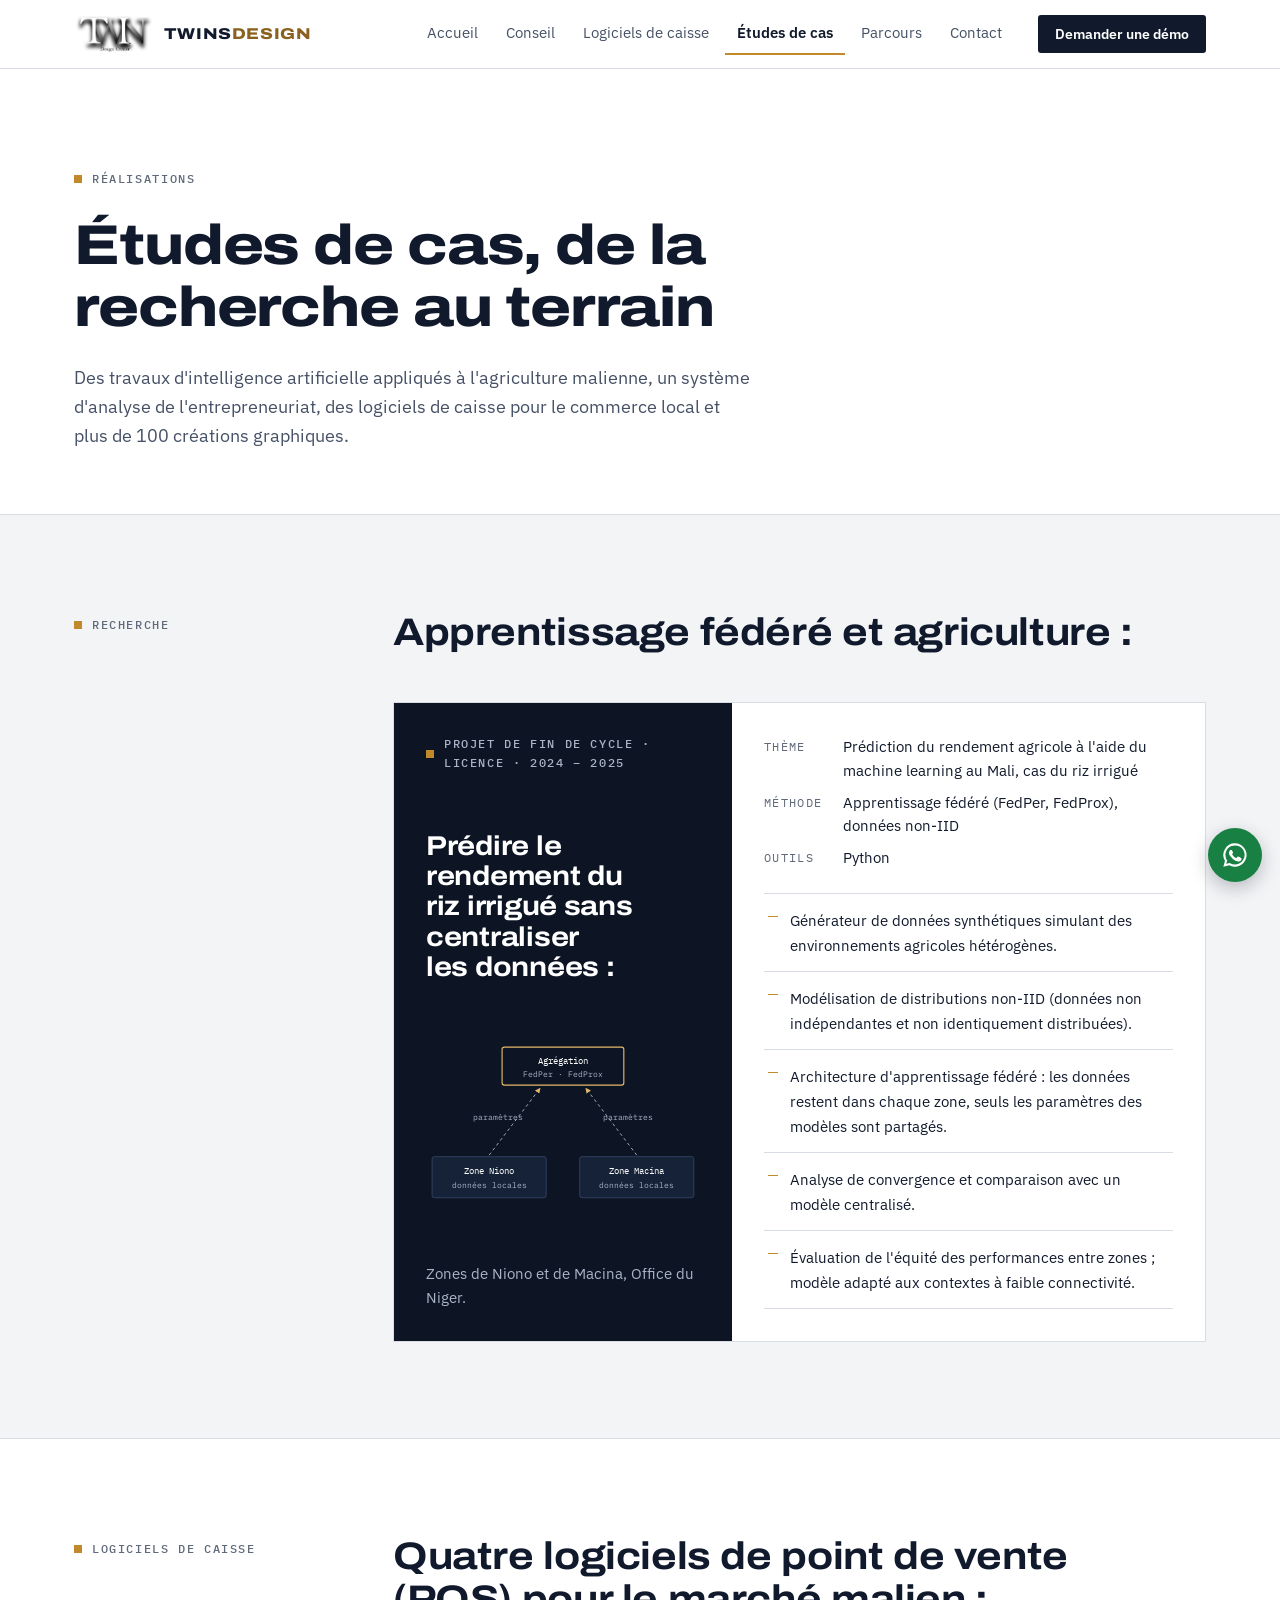
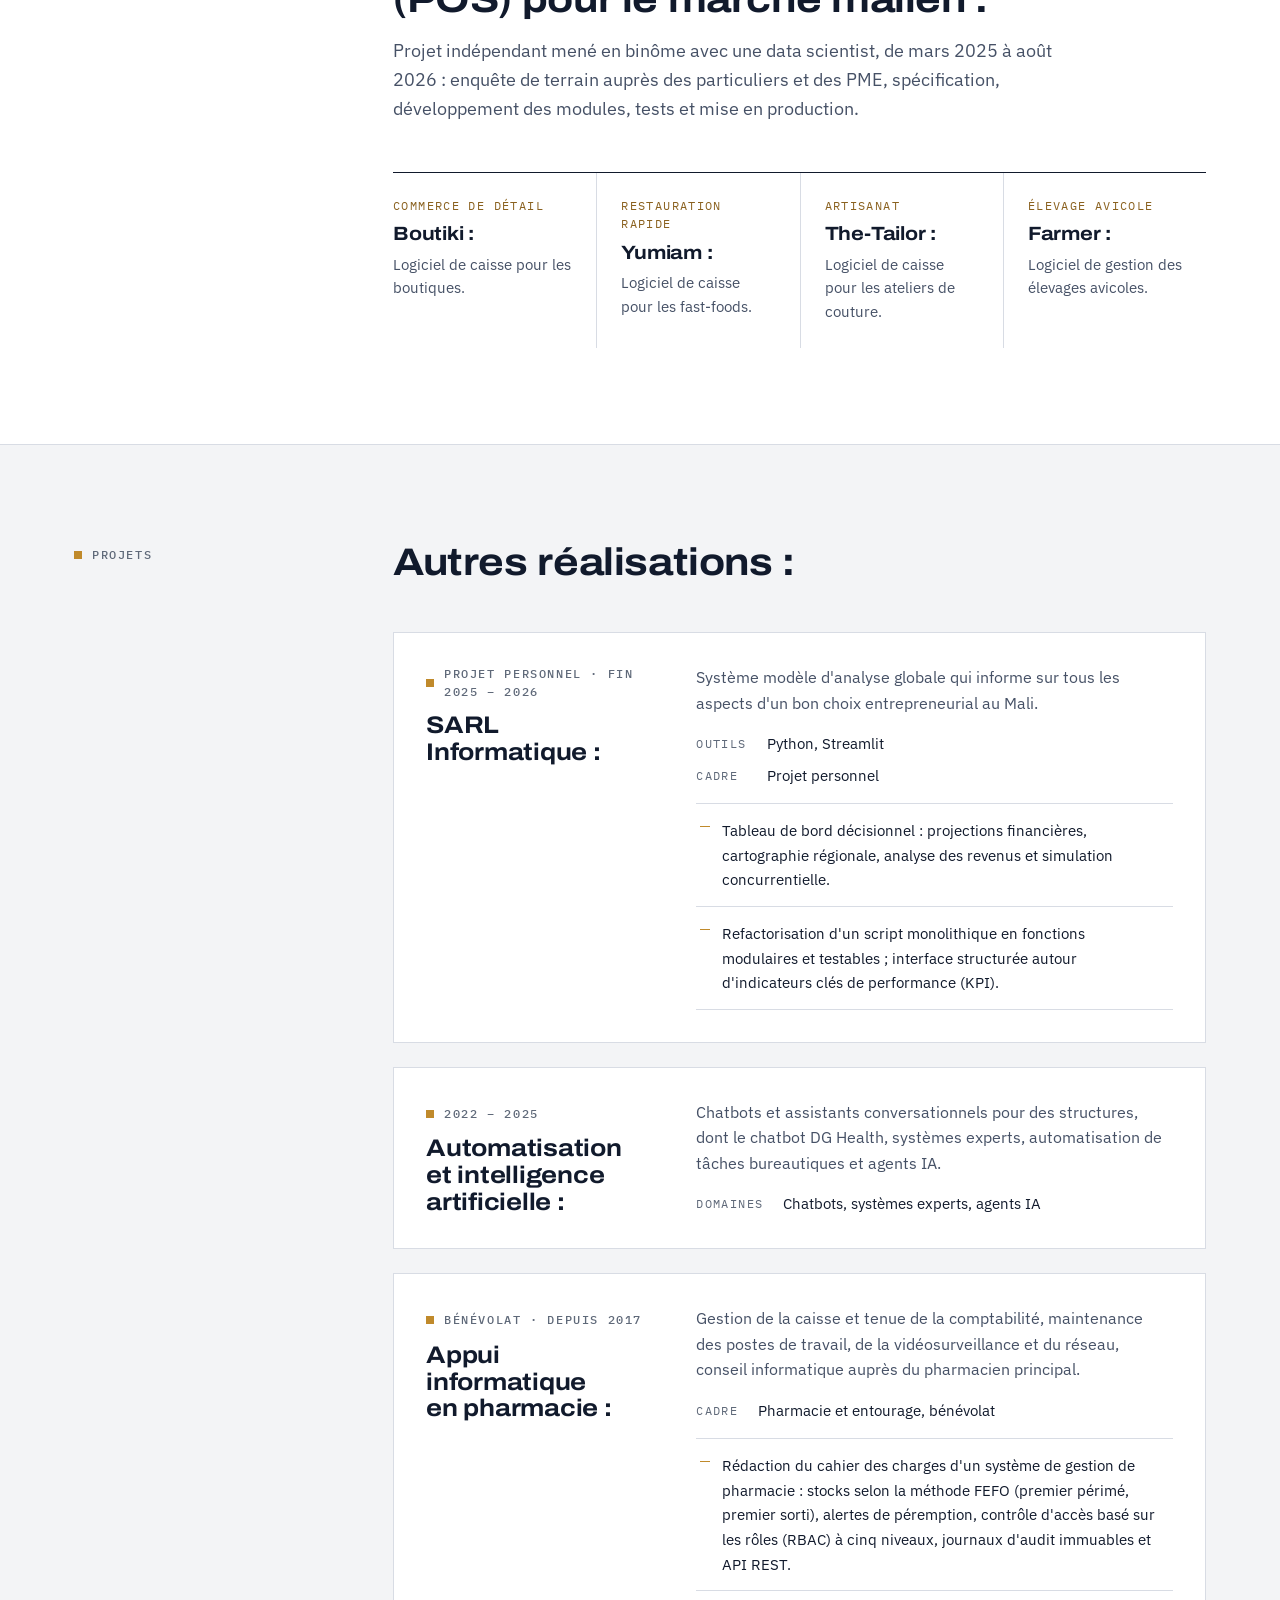
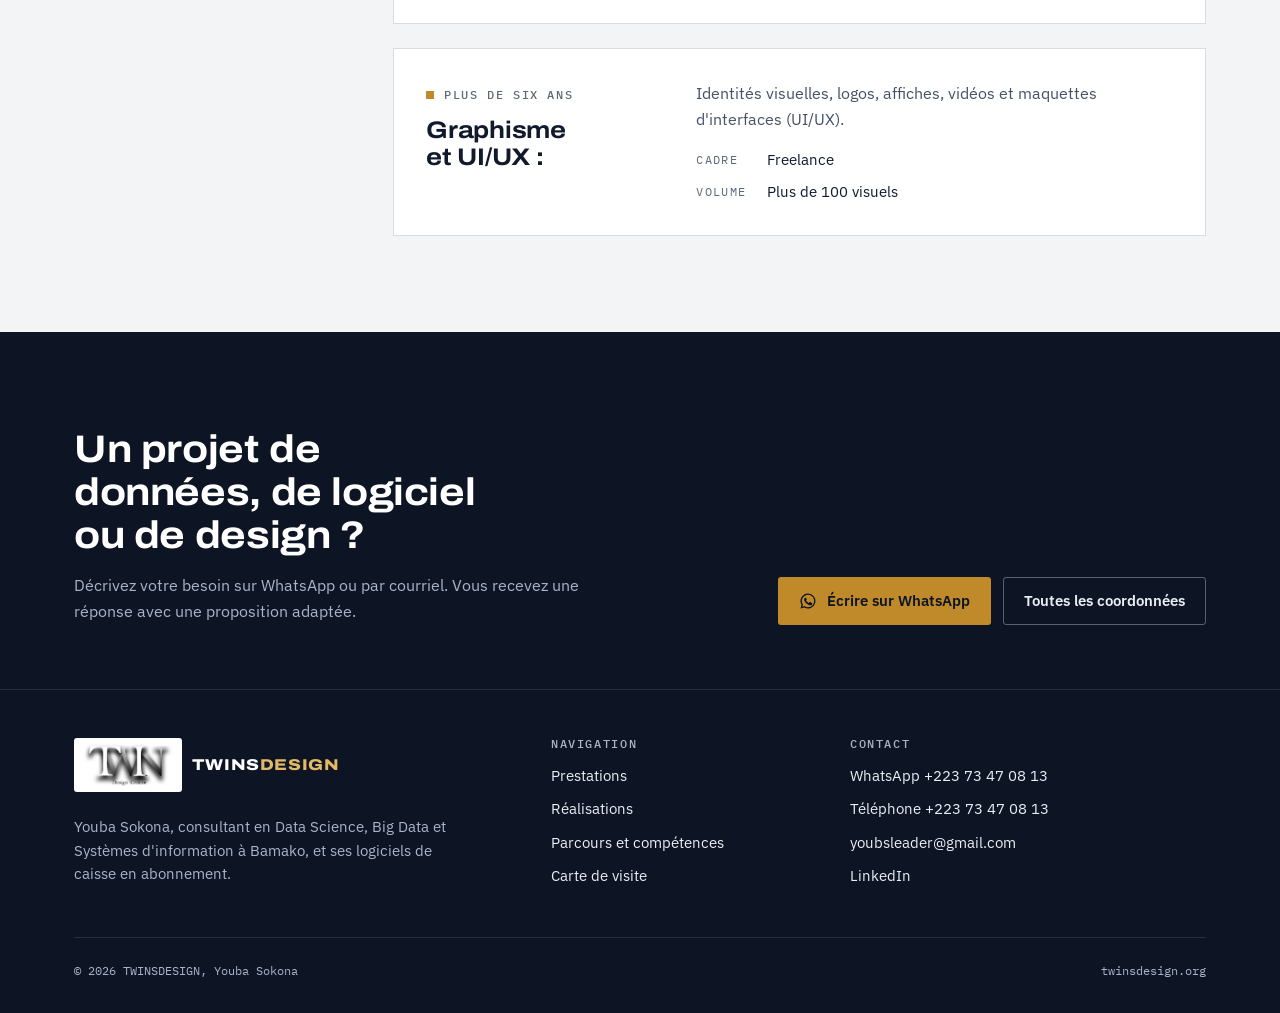
<file: projets.html>
<!doctype html>
<html lang="fr">
<head>
<meta charset="utf-8">
<meta name="viewport" content="width=device-width, initial-scale=1, viewport-fit=cover">
<meta http-equiv="Content-Security-Policy" content="default-src 'self'; script-src 'self'; style-src 'self'; img-src 'self' data:; font-src 'self'; connect-src 'self'; frame-src https://maps.google.com https://www.google.com; object-src 'none'; base-uri 'self'; form-action 'none'; manifest-src 'self'">
<meta name="referrer" content="strict-origin-when-cross-origin">
<title>Projets : apprentissage fédéré, logiciels de caisse | TWINSDESIGN</title>
<meta name="description" content="Apprentissage fédéré pour le riz irrigué de l'Office du Niger, SARL Informatique, logiciels de caisse Boutiki, Yumiam, The-Tailor et Farmer, automatisation IA et graphisme.">
<link rel="canonical" href="https://twinsdesign.org/projets.html">
<meta name="theme-color" content="#FFFFFF">
<meta property="og:type" content="website">
<meta property="og:locale" content="fr_FR">
<meta property="og:site_name" content="TWINSDESIGN">
<meta property="og:title" content="Projets : apprentissage fédéré, logiciels de caisse | TWINSDESIGN">
<meta property="og:description" content="Apprentissage fédéré pour le riz irrigué de l'Office du Niger, SARL Informatique, logiciels de caisse Boutiki, Yumiam, The-Tailor et Farmer, automatisation IA et graphisme.">
<meta property="og:url" content="https://twinsdesign.org/projets.html">
<meta property="og:image" content="https://twinsdesign.org/assets/img/og-cover.jpg">
<meta property="og:image:width" content="1200">
<meta property="og:image:height" content="630">
<meta name="twitter:card" content="summary_large_image">
<link rel="icon" href="favicon.svg" type="image/svg+xml">
<link rel="icon" href="favicon-32.png" sizes="32x32" type="image/png">
<link rel="apple-touch-icon" href="apple-touch-icon.png">
<link rel="manifest" href="site.webmanifest">
<link rel="preload" href="assets/fonts/archivo-var.woff2" as="font" type="font/woff2" crossorigin>
<link rel="preload" href="assets/fonts/ibm-plex-sans-var.woff2" as="font" type="font/woff2" crossorigin>
<link rel="stylesheet" href="assets/css/style.css">
<script type="application/ld+json">
{
 "@context": "https://schema.org",
 "@graph": [
  {
   "@type": "ProfessionalService",
   "@id": "https://twinsdesign.org/#twinsdesign",
   "name": "TWINSDESIGN",
   "url": "https://twinsdesign.org/",
   "logo": "https://twinsdesign.org/assets/img/logo-twn.png",
   "image": "https://twinsdesign.org/assets/img/og-cover.jpg",
   "description": "Conseil en Data Science, Big Data et Systèmes d'information à Bamako, et logiciels de caisse en abonnement pour le commerce malien.",
   "telephone": "+22373470813",
   "email": "youbsleader@gmail.com",
   "address": {
    "@type": "PostalAddress",
    "streetAddress": "ATT Bougou",
    "addressLocality": "Bamako",
    "addressCountry": "ML"
   },
   "areaServed": [
    {
     "@type": "City",
     "name": "Bamako"
    },
    {
     "@type": "Country",
     "name": "Mali"
    }
   ],
   "founder": {
    "@id": "https://twinsdesign.org/#youba"
   },
   "hasMap": "https://www.google.com/maps/search/?api=1&query=ATT+Bougou%2C+Bamako%2C+Mali",
   "knowsLanguage": [
    "fr",
    "en",
    "bm"
   ]
  },
  {
   "@type": "Person",
   "@id": "https://twinsdesign.org/#youba",
   "name": "Youba Sokona",
   "jobTitle": "Consultant Data Science, Big Data et Systèmes d'information",
   "sameAs": ["https://www.linkedin.com/in/youba-sokona"],
   "url": "https://twinsdesign.org/a-propos.html",
   "telephone": "+22373470813",
   "email": "youbsleader@gmail.com",
   "worksFor": {
    "@id": "https://twinsdesign.org/#twinsdesign"
   },
   "alumniOf": {
    "@type": "CollegeOrUniversity",
    "name": "Institut des Sciences et Technologies Appliquées Technolab-ISTA"
   },
   "hasCredential": [
    {
     "@type": "EducationalOccupationalCredential",
     "credentialCategory": "Maîtrise",
     "name": "Maîtrise en Data Sciences, spécialité Big Data et Systèmes d'Information"
    },
    {
     "@type": "EducationalOccupationalCredential",
     "credentialCategory": "Licence",
     "name": "Licence en Data Science"
    },
    {
     "@type": "EducationalOccupationalCredential",
     "credentialCategory": "DUT",
     "name": "DUT en Analyse Programmation"
    }
   ],
   "knowsAbout": [
    "Data science",
    "Machine learning",
    "Deep learning",
    "Apprentissage fédéré",
    "Big Data",
    "Hadoop",
    "Spark",
    "Neo4j",
    "Business Intelligence",
    "Python",
    "Angular",
    "React",
    "Next.js",
    "NestJS",
    "SQL Server",
    "Applications mobiles",
    "Logiciels de caisse",
    "UI/UX"
   ]
  }
 ]
}
</script>
</head>
<body>
<a class="skip" href="#main">Aller au contenu</a>
<header class="site-header">
  <div class="wrap">
    <a class="brand" href="index.html" aria-label="TWINSDESIGN, accueil"><img class="brand-logo" src="assets/img/logo-twn.png" width="793" height="398" alt="Logo TWN Design Creator"><span class="brand-name">TWINS<span>DESIGN</span></span></a>
    <nav class="nav" id="nav" aria-label="Navigation principale">
      <a href="index.html">Accueil</a>
      <a href="services.html">Conseil</a>
      <a href="index.html#logiciels">Logiciels de caisse</a>
      <a href="projets.html" aria-current="page">Études de cas</a>
      <a href="a-propos.html">Parcours</a>
      <a href="contact.html">Contact</a>
    </nav>
    <a class="btn btn-primary header-cta" href="https://wa.me/22373470813?text=Bonjour%2C%20je%20souhaite%20une%20d%C3%A9mo%20d%27un%20logiciel%20de%20caisse%20TWINSDESIGN." target="_blank" rel="noopener noreferrer">Demander une démo</a>
    <button class="menu-btn" type="button" aria-expanded="false" aria-controls="nav">Menu</button>
  </div>
</header>
<main id="main">
<section class="page-head">
  <div class="wrap">
    <span class="label">Réalisations</span>
    <h1>Études de cas, de la recherche au terrain</h1>
    <p class="lead">Des travaux d'intelligence artificielle appliqués à l'agriculture malienne, un système d'analyse de l'entrepreneuriat, des logiciels de caisse pour le commerce local et plus de 100 créations graphiques.</p>
  </div>
</section>
<section class="section">
  <div class="wrap sheet">
    <div class="side"><span class="label">Recherche</span></div>
    <div class="main">
      <div class="head"><h2>Apprentissage fédéré et agriculture :</h2></div>
      <article class="case">
      <div class="case-visual">
        <span class="label">Projet de fin de cycle · Licence · 2024 – 2025</span>
        <h3>Prédire le rendement du riz irrigué sans centraliser les données :</h3>
        <svg viewBox="0 0 360 214" role="img" aria-labelledby="fl-t">
  <title id="fl-t">Apprentissage fédéré : les zones de Niono et de Macina entraînent chacune un modèle local ; seuls les paramètres remontent au serveur d'agrégation.</title>
  <defs><marker id="fl-a" viewBox="0 0 10 10" refX="9" refY="5" markerWidth="6" markerHeight="6" orient="auto-start-reverse"><path d="M0 0L10 5L0 10z" fill="#E3B866"/></marker></defs>
  <rect x="100" y="8" width="160" height="50" rx="3" fill="none" stroke="#E3B866" stroke-width="1.5"/>
  <text x="180" y="30" text-anchor="middle" font-family="IBM Plex Mono, monospace" font-size="12" fill="#FFFFFF">Agrégation</text>
  <text x="180" y="47" text-anchor="middle" font-family="IBM Plex Mono, monospace" font-size="10.5" fill="#A9B4C7">FedPer · FedProx</text>
  <rect x="8" y="152" width="150" height="54" rx="3" fill="#162238" stroke="#3A4C6E"/>
  <text x="83" y="175" text-anchor="middle" font-family="IBM Plex Mono, monospace" font-size="12" fill="#FFFFFF">Zone Niono</text>
  <text x="83" y="193" text-anchor="middle" font-family="IBM Plex Mono, monospace" font-size="10.5" fill="#A9B4C7">données locales</text>
  <rect x="202" y="152" width="150" height="54" rx="3" fill="#162238" stroke="#3A4C6E"/>
  <text x="277" y="175" text-anchor="middle" font-family="IBM Plex Mono, monospace" font-size="12" fill="#FFFFFF">Zone Macina</text>
  <text x="277" y="193" text-anchor="middle" font-family="IBM Plex Mono, monospace" font-size="10.5" fill="#A9B4C7">données locales</text>
  <g stroke="#A9B4C7" stroke-width="1.2" stroke-dasharray="4 4" fill="none">
    <path d="M83 150L150 62" marker-end="url(#fl-a)"/><path d="M277 150L210 62" marker-end="url(#fl-a)"/>
  </g>
  <text x="62" y="104" font-family="IBM Plex Mono, monospace" font-size="10.5" fill="#A9B4C7">paramètres</text>
  <text x="298" y="104" text-anchor="end" font-family="IBM Plex Mono, monospace" font-size="10.5" fill="#A9B4C7">paramètres</text>
</svg>
        <p>Zones de Niono et de Macina, Office du Niger.</p>
      </div>
      <div class="case-body">
        <dl class="meta">
          <dt>Thème</dt><dd>Prédiction du rendement agricole à l'aide du machine learning au Mali, cas du riz irrigué</dd>
          <dt>Méthode</dt><dd>Apprentissage fédéré (FedPer, FedProx), données non-IID</dd>
          <dt>Outils</dt><dd>Python</dd>
        </dl>
        <ul class="spec-list one">
          <li>Générateur de données synthétiques simulant des environnements agricoles hétérogènes.</li>
          <li>Modélisation de distributions non-IID (données non indépendantes et non identiquement distribuées).</li>
          <li>Architecture d'apprentissage fédéré : les données restent dans chaque zone, seuls les paramètres des modèles sont partagés.</li>
          <li>Analyse de convergence et comparaison avec un modèle centralisé.</li>
          <li>Évaluation de l'équité des performances entre zones ; modèle adapté aux contextes à faible connectivité.</li>
        </ul>
      </div>
    </article>
    </div>
  </div>
</section>
<section class="section alt">
  <div class="wrap sheet">
    <div class="side"><span class="label">Logiciels de caisse</span></div>
    <div class="main">
      <div class="head">
        <h2>Quatre logiciels de point de vente (POS) pour le marché malien :</h2>
        <p class="lead">Projet indépendant mené en binôme avec une data scientist, de mars 2025 à août 2026 : enquête de terrain auprès des particuliers et des PME, spécification, développement des modules, tests et mise en production.</p>
      </div>
      <div class="pos-grid">
      <article class="pos">
        <span class="sector">Commerce de détail</span>
        <h3>Boutiki :</h3>
        <p>Logiciel de caisse pour les boutiques.</p>
      </article>
      <article class="pos">
        <span class="sector">Restauration rapide</span>
        <h3>Yumiam :</h3>
        <p>Logiciel de caisse pour les fast-foods.</p>
      </article>
      <article class="pos">
        <span class="sector">Artisanat</span>
        <h3>The-Tailor :</h3>
        <p>Logiciel de caisse pour les ateliers de couture.</p>
      </article>
      <article class="pos">
        <span class="sector">Élevage avicole</span>
        <h3>Farmer :</h3>
        <p>Logiciel de gestion des élevages avicoles.</p>
      </article>
      </div>
    </div>
  </div>
</section>
<section class="section">
  <div class="wrap sheet">
    <div class="side"><span class="label">Projets</span></div>
    <div class="main">
      <div class="head"><h2>Autres réalisations :</h2></div>
      <div class="entries">
      <article class="entry">
        <div>
          <span class="label">Projet personnel · fin 2025 – 2026</span>
          <h3>SARL Informatique :</h3>
        </div>
        <div class="body">
          <p>Système modèle d'analyse globale qui informe sur tous les aspects d'un bon choix entrepreneurial au Mali.</p>
          <dl class="meta"><dt>Outils</dt><dd>Python, Streamlit</dd><dt>Cadre</dt><dd>Projet personnel</dd></dl>
          <ul class="spec-list one"><li>Tableau de bord décisionnel : projections financières, cartographie régionale, analyse des revenus et simulation concurrentielle.</li><li>Refactorisation d'un script monolithique en fonctions modulaires et testables ; interface structurée autour d'indicateurs clés de performance (KPI).</li></ul>
        </div>
      </article>
      <article class="entry">
        <div>
          <span class="label">2022 – 2025</span>
          <h3>Automatisation et intelligence artificielle :</h3>
        </div>
        <div class="body">
          <p>Chatbots et assistants conversationnels pour des structures, dont le chatbot DG Health, systèmes experts, automatisation de tâches bureautiques et agents IA.</p>
          <dl class="meta"><dt>Domaines</dt><dd>Chatbots, systèmes experts, agents IA</dd></dl>
          
        </div>
      </article>
      <article class="entry">
        <div>
          <span class="label">Bénévolat · depuis 2017</span>
          <h3>Appui informatique en pharmacie :</h3>
        </div>
        <div class="body">
          <p>Gestion de la caisse et tenue de la comptabilité, maintenance des postes de travail, de la vidéosurveillance et du réseau, conseil informatique auprès du pharmacien principal.</p>
          <dl class="meta"><dt>Cadre</dt><dd>Pharmacie et entourage, bénévolat</dd></dl>
          <ul class="spec-list one"><li>Rédaction du cahier des charges d'un système de gestion de pharmacie : stocks selon la méthode FEFO (premier périmé, premier sorti), alertes de péremption, contrôle d'accès basé sur les rôles (RBAC) à cinq niveaux, journaux d'audit immuables et API REST.</li></ul>
        </div>
      </article>
      <article class="entry">
        <div>
          <span class="label">Plus de six ans</span>
          <h3>Graphisme et UI/UX :</h3>
        </div>
        <div class="body">
          <p>Identités visuelles, logos, affiches, vidéos et maquettes d'interfaces (UI/UX).</p>
          <dl class="meta"><dt>Cadre</dt><dd>Freelance</dd><dt>Volume</dt><dd>Plus de 100 visuels</dd></dl>
          
        </div>
      </article>
      </div>
    </div>
  </div>
</section>
</main>

<section class="cta-band">
  <div class="wrap">
    <div>
      <h2>Un projet de données, de logiciel ou de design ?</h2>
      <p>Décrivez votre besoin sur WhatsApp ou par courriel. Vous recevez une réponse avec une proposition adaptée.</p>
    </div>
    <div class="btn-row">
      <a class="btn btn-gold" href="https://wa.me/22373470813" target="_blank" rel="noopener noreferrer"><svg viewBox="0 0 24 24" fill="currentColor" aria-hidden="true"><path d="M12 2a10 10 0 0 0-8.6 15.1L2 22l5-1.3A10 10 0 1 0 12 2zm0 18.2a8.2 8.2 0 0 1-4.2-1.2l-.3-.2-3 .8.8-2.9-.2-.3A8.2 8.2 0 1 1 12 20.2zm4.5-6.1c-.2-.1-1.5-.7-1.7-.8s-.4-.1-.6.1-.7.8-.8 1-.3.2-.5.1a6.7 6.7 0 0 1-3.3-2.9c-.2-.4.2-.4.7-1.3.1-.2 0-.3 0-.4l-.8-1.8c-.2-.5-.4-.4-.6-.4h-.5a1 1 0 0 0-.7.3 3 3 0 0 0-.9 2.2 5.2 5.2 0 0 0 1.1 2.7 11.8 11.8 0 0 0 4.5 4c1.7.7 2.3.8 3.2.6a2.7 2.7 0 0 0 1.8-1.3 2.2 2.2 0 0 0 .2-1.3c-.1-.1-.3-.2-.5-.3z"/></svg> Écrire sur WhatsApp</a>
      <a class="btn btn-ghost" href="contact.html">Toutes les coordonnées</a>
    </div>
  </div>
</section>
<footer class="site-footer">
  <div class="wrap">
    <div class="foot-grid">
      <div>
        <a class="brand" href="index.html" aria-label="TWINSDESIGN, accueil"><img class="brand-logo" src="assets/img/logo-twn.png" width="793" height="398" alt="Logo TWN Design Creator"><span class="brand-name">TWINS<span>DESIGN</span></span></a>
        <p>Youba Sokona, consultant en Data Science, Big Data et Systèmes d'information à Bamako, et ses logiciels de caisse en abonnement.</p>
      </div>
      <div>
        <h2>Navigation</h2>
        <ul>
          <li><a href="services.html">Prestations</a></li>
          <li><a href="projets.html">Réalisations</a></li>
          <li><a href="a-propos.html">Parcours et compétences</a></li>
          <li><a href="carte.html">Carte de visite</a></li>
        </ul>
      </div>
      <div>
        <h2>Contact</h2>
        <ul>
          <li><a href="https://wa.me/22373470813" target="_blank" rel="noopener noreferrer">WhatsApp +223 73 47 08 13</a></li>
          <li><a href="tel:+22373470813">Téléphone +223 73 47 08 13</a></li>
          <li><a href="mailto:youbsleader@gmail.com">youbsleader@gmail.com</a></li>
          <li><a href="https://www.linkedin.com/in/youba-sokona" target="_blank" rel="noopener noreferrer">LinkedIn</a></li>
        </ul>
      </div>
    </div>
    <div class="legal"><span>© <span id="year">2026</span> TWINSDESIGN, Youba Sokona</span><span>twinsdesign.org</span></div>
  </div>
</footer>
<a class="wa-float" href="https://wa.me/22373470813" target="_blank" rel="noopener noreferrer" aria-label="Écrire sur WhatsApp"><svg viewBox="0 0 24 24" fill="currentColor" aria-hidden="true"><path d="M12 2a10 10 0 0 0-8.6 15.1L2 22l5-1.3A10 10 0 1 0 12 2zm0 18.2a8.2 8.2 0 0 1-4.2-1.2l-.3-.2-3 .8.8-2.9-.2-.3A8.2 8.2 0 1 1 12 20.2zm4.5-6.1c-.2-.1-1.5-.7-1.7-.8s-.4-.1-.6.1-.7.8-.8 1-.3.2-.5.1a6.7 6.7 0 0 1-3.3-2.9c-.2-.4.2-.4.7-1.3.1-.2 0-.3 0-.4l-.8-1.8c-.2-.5-.4-.4-.6-.4h-.5a1 1 0 0 0-.7.3 3 3 0 0 0-.9 2.2 5.2 5.2 0 0 0 1.1 2.7 11.8 11.8 0 0 0 4.5 4c1.7.7 2.3.8 3.2.6a2.7 2.7 0 0 0 1.8-1.3 2.2 2.2 0 0 0 .2-1.3c-.1-.1-.3-.2-.5-.3z"/></svg></a>
<script src="assets/js/main.js" defer></script>
</body>
</html>
</file>
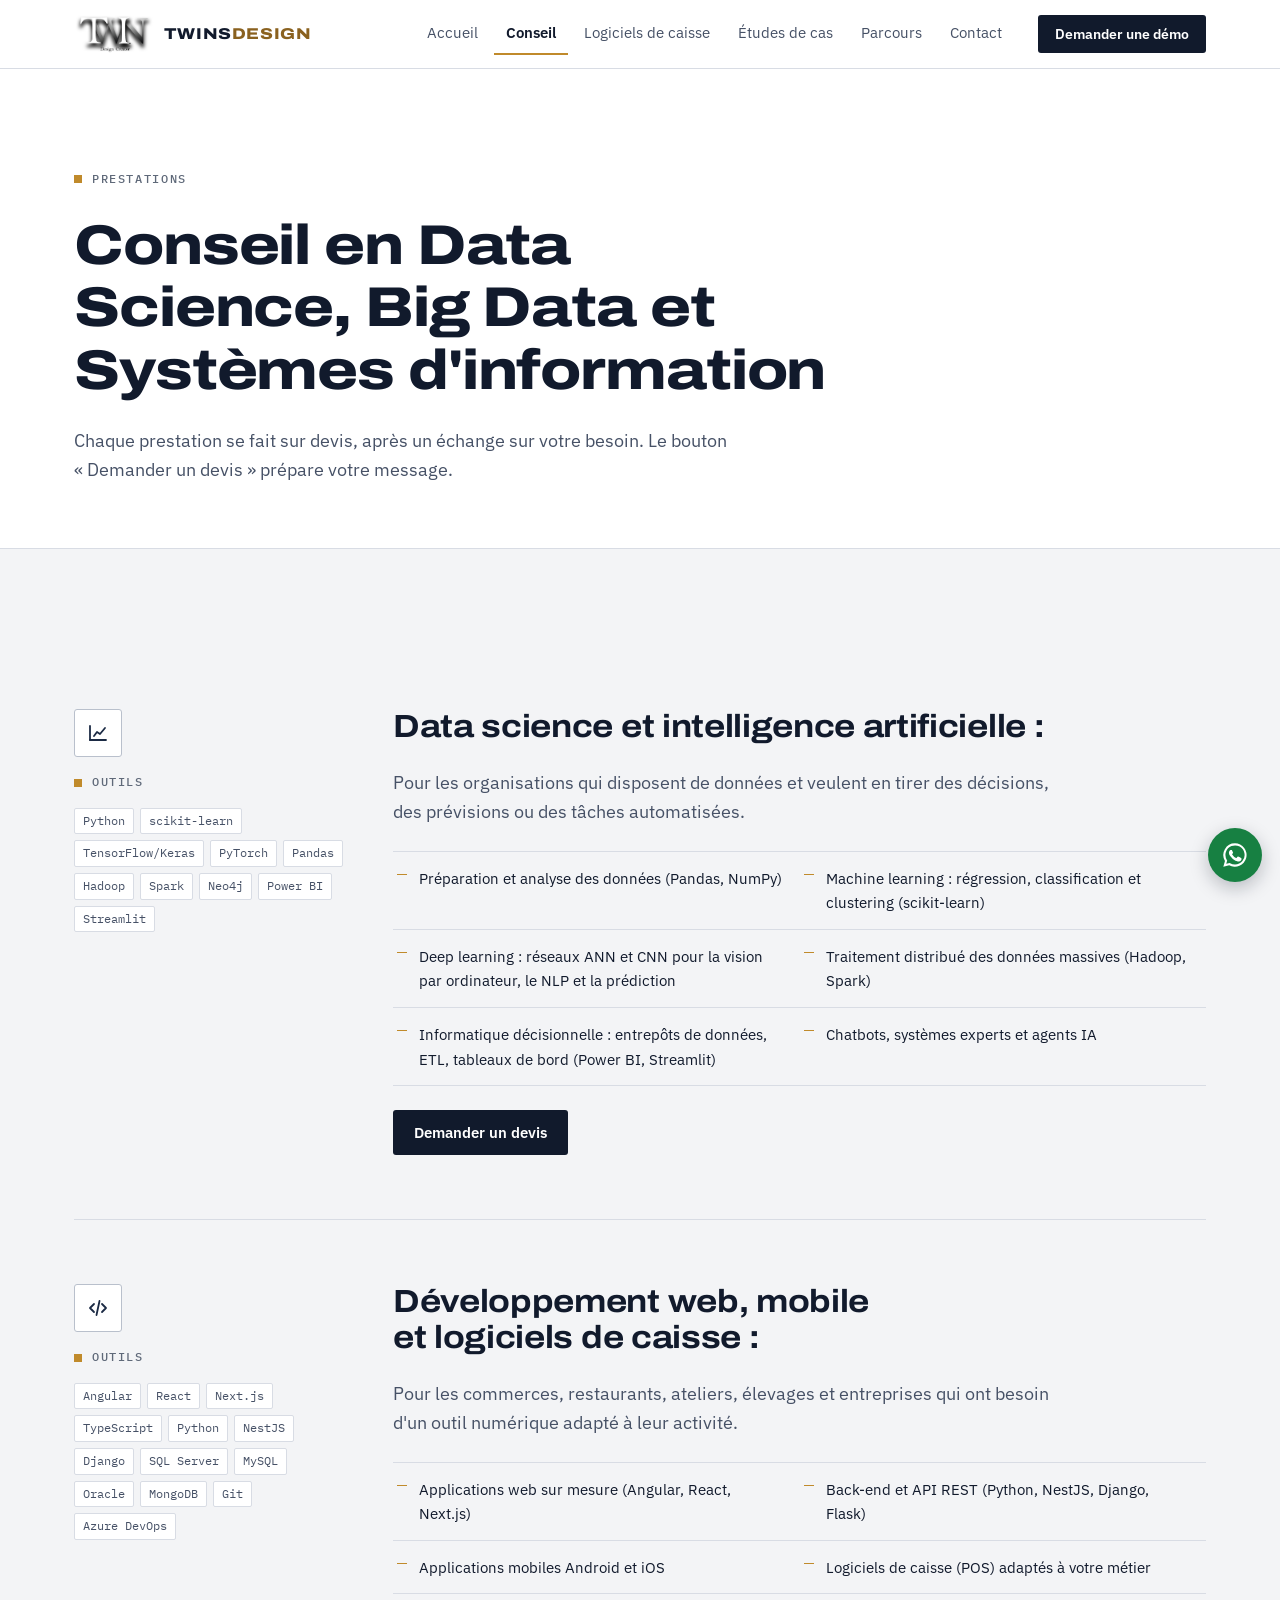
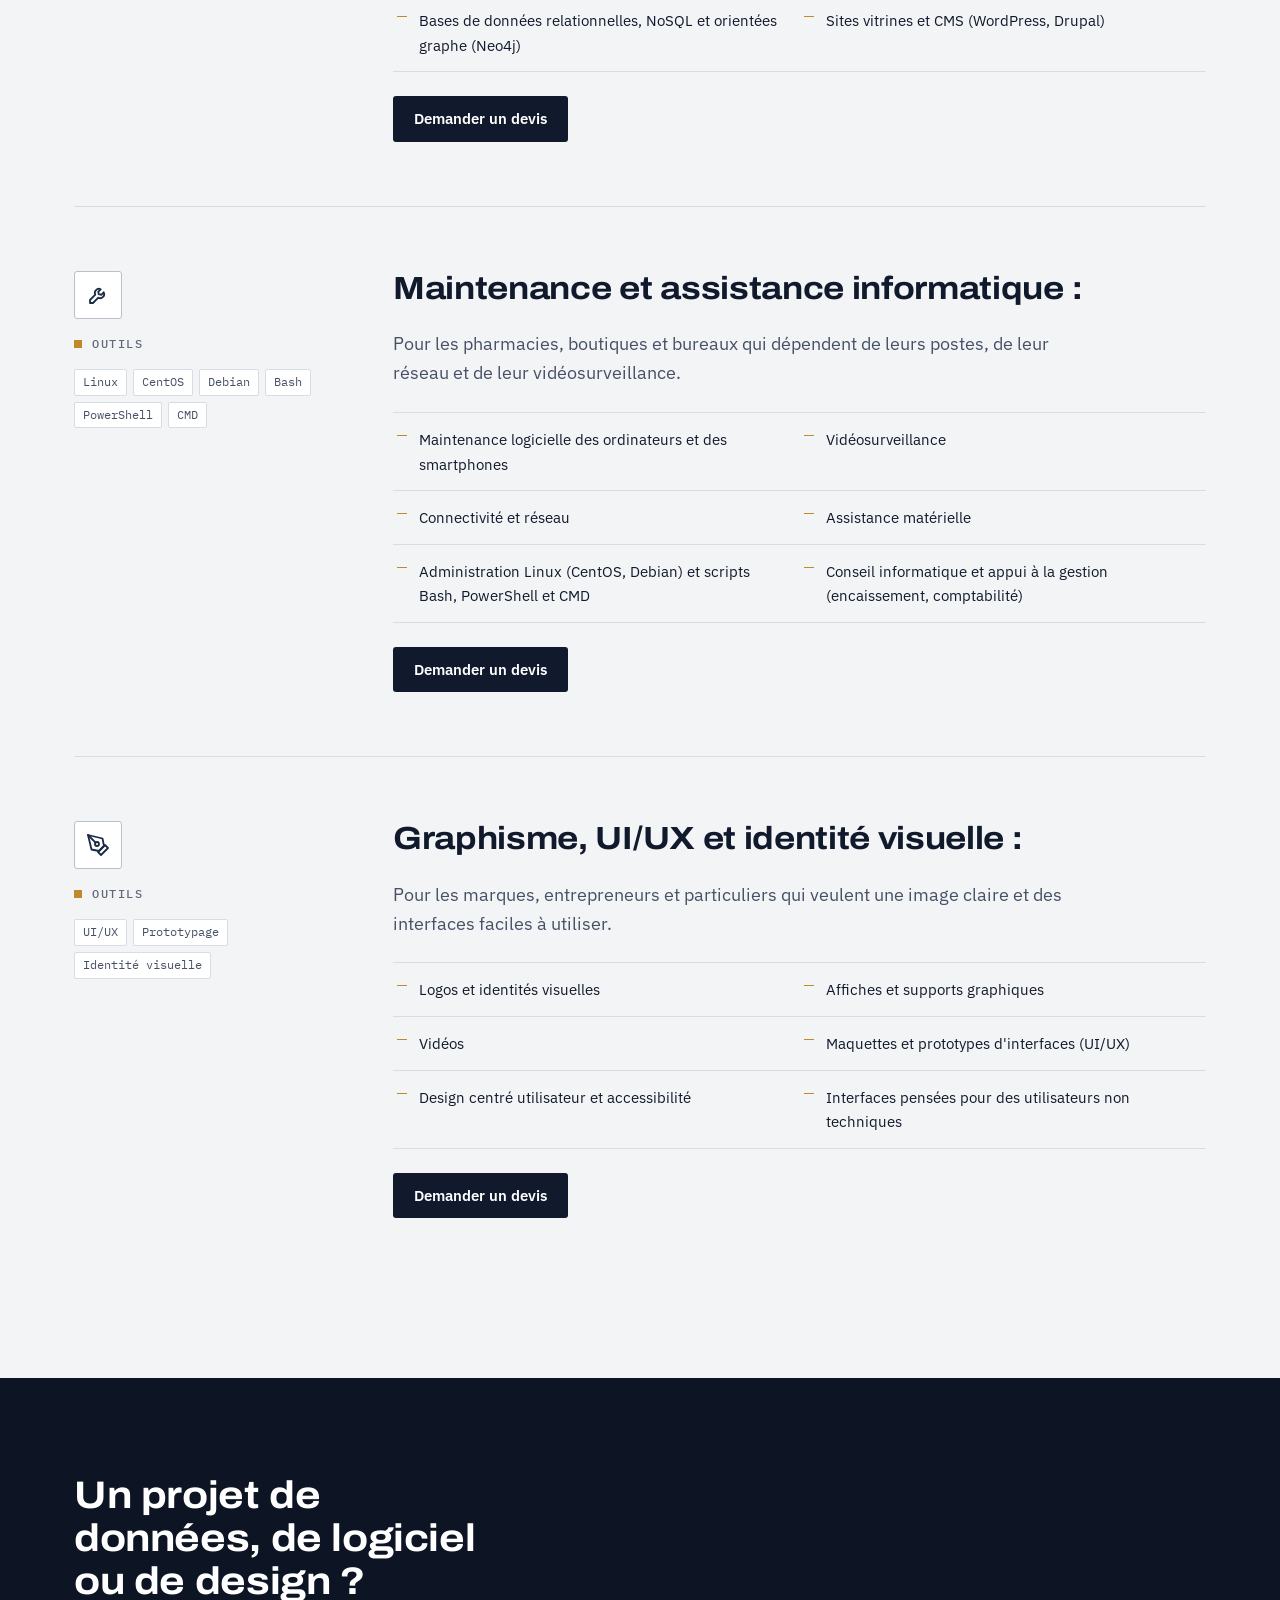
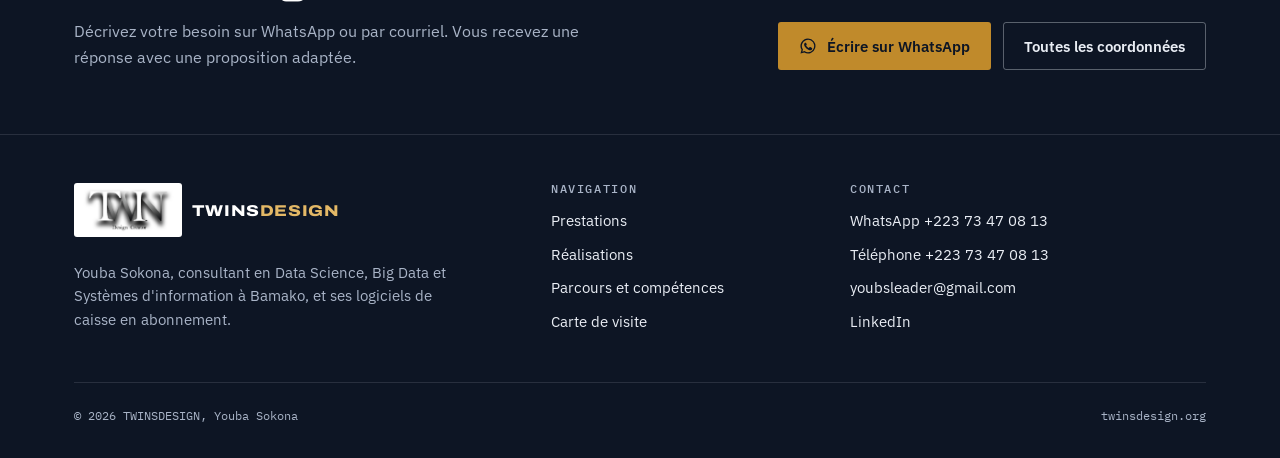
<file: services.html>
<!doctype html>
<html lang="fr">
<head>
<meta charset="utf-8">
<meta name="viewport" content="width=device-width, initial-scale=1, viewport-fit=cover">
<meta http-equiv="Content-Security-Policy" content="default-src 'self'; script-src 'self'; style-src 'self'; img-src 'self' data:; font-src 'self'; connect-src 'self'; frame-src https://maps.google.com https://www.google.com; object-src 'none'; base-uri 'self'; form-action 'none'; manifest-src 'self'">
<meta name="referrer" content="strict-origin-when-cross-origin">
<title>Data science et logiciels de caisse à Bamako | TWINSDESIGN</title>
<meta name="description" content="Data science et IA, développeur d'applications web et mobiles, logiciels de caisse à Bamako, maintenance, graphisme et UI/UX : les prestations de TWINSDESIGN.">
<link rel="canonical" href="https://twinsdesign.org/services.html">
<meta name="theme-color" content="#FFFFFF">
<meta property="og:type" content="website">
<meta property="og:locale" content="fr_FR">
<meta property="og:site_name" content="TWINSDESIGN">
<meta property="og:title" content="Data science et logiciels de caisse à Bamako | TWINSDESIGN">
<meta property="og:description" content="Data science et IA, développeur d'applications web et mobiles, logiciels de caisse à Bamako, maintenance, graphisme et UI/UX : les prestations de TWINSDESIGN.">
<meta property="og:url" content="https://twinsdesign.org/services.html">
<meta property="og:image" content="https://twinsdesign.org/assets/img/og-cover.jpg">
<meta property="og:image:width" content="1200">
<meta property="og:image:height" content="630">
<meta name="twitter:card" content="summary_large_image">
<link rel="icon" href="favicon.svg" type="image/svg+xml">
<link rel="icon" href="favicon-32.png" sizes="32x32" type="image/png">
<link rel="apple-touch-icon" href="apple-touch-icon.png">
<link rel="manifest" href="site.webmanifest">
<link rel="preload" href="assets/fonts/archivo-var.woff2" as="font" type="font/woff2" crossorigin>
<link rel="preload" href="assets/fonts/ibm-plex-sans-var.woff2" as="font" type="font/woff2" crossorigin>
<link rel="stylesheet" href="assets/css/style.css">
<script type="application/ld+json">
{
 "@context": "https://schema.org",
 "@graph": [
  {
   "@type": "ProfessionalService",
   "@id": "https://twinsdesign.org/#twinsdesign",
   "name": "TWINSDESIGN",
   "url": "https://twinsdesign.org/",
   "logo": "https://twinsdesign.org/assets/img/logo-twn.png",
   "image": "https://twinsdesign.org/assets/img/og-cover.jpg",
   "description": "Conseil en Data Science, Big Data et Systèmes d'information à Bamako, et logiciels de caisse en abonnement pour le commerce malien.",
   "telephone": "+22373470813",
   "email": "youbsleader@gmail.com",
   "address": {
    "@type": "PostalAddress",
    "streetAddress": "ATT Bougou",
    "addressLocality": "Bamako",
    "addressCountry": "ML"
   },
   "areaServed": [
    {
     "@type": "City",
     "name": "Bamako"
    },
    {
     "@type": "Country",
     "name": "Mali"
    }
   ],
   "founder": {
    "@id": "https://twinsdesign.org/#youba"
   },
   "hasMap": "https://www.google.com/maps/search/?api=1&query=ATT+Bougou%2C+Bamako%2C+Mali",
   "knowsLanguage": [
    "fr",
    "en",
    "bm"
   ]
  },
  {
   "@type": "Person",
   "@id": "https://twinsdesign.org/#youba",
   "name": "Youba Sokona",
   "jobTitle": "Consultant Data Science, Big Data et Systèmes d'information",
   "sameAs": ["https://www.linkedin.com/in/youba-sokona"],
   "url": "https://twinsdesign.org/a-propos.html",
   "telephone": "+22373470813",
   "email": "youbsleader@gmail.com",
   "worksFor": {
    "@id": "https://twinsdesign.org/#twinsdesign"
   },
   "alumniOf": {
    "@type": "CollegeOrUniversity",
    "name": "Institut des Sciences et Technologies Appliquées Technolab-ISTA"
   },
   "hasCredential": [
    {
     "@type": "EducationalOccupationalCredential",
     "credentialCategory": "Maîtrise",
     "name": "Maîtrise en Data Sciences, spécialité Big Data et Systèmes d'Information"
    },
    {
     "@type": "EducationalOccupationalCredential",
     "credentialCategory": "Licence",
     "name": "Licence en Data Science"
    },
    {
     "@type": "EducationalOccupationalCredential",
     "credentialCategory": "DUT",
     "name": "DUT en Analyse Programmation"
    }
   ],
   "knowsAbout": [
    "Data science",
    "Machine learning",
    "Deep learning",
    "Apprentissage fédéré",
    "Big Data",
    "Hadoop",
    "Spark",
    "Neo4j",
    "Business Intelligence",
    "Python",
    "Angular",
    "React",
    "Next.js",
    "NestJS",
    "SQL Server",
    "Applications mobiles",
    "Logiciels de caisse",
    "UI/UX"
   ]
  }
 ]
}
</script>
</head>
<body>
<a class="skip" href="#main">Aller au contenu</a>
<header class="site-header">
  <div class="wrap">
    <a class="brand" href="index.html" aria-label="TWINSDESIGN, accueil"><img class="brand-logo" src="assets/img/logo-twn.png" width="793" height="398" alt="Logo TWN Design Creator"><span class="brand-name">TWINS<span>DESIGN</span></span></a>
    <nav class="nav" id="nav" aria-label="Navigation principale">
      <a href="index.html">Accueil</a>
      <a href="services.html" aria-current="page">Conseil</a>
      <a href="index.html#logiciels">Logiciels de caisse</a>
      <a href="projets.html">Études de cas</a>
      <a href="a-propos.html">Parcours</a>
      <a href="contact.html">Contact</a>
    </nav>
    <a class="btn btn-primary header-cta" href="https://wa.me/22373470813?text=Bonjour%2C%20je%20souhaite%20une%20d%C3%A9mo%20d%27un%20logiciel%20de%20caisse%20TWINSDESIGN." target="_blank" rel="noopener noreferrer">Demander une démo</a>
    <button class="menu-btn" type="button" aria-expanded="false" aria-controls="nav">Menu</button>
  </div>
</header>
<main id="main">
<section class="page-head">
  <div class="wrap">
    <span class="label">Prestations</span>
    <h1>Conseil en Data Science, Big Data et Systèmes d'information</h1>
    <p class="lead">Chaque prestation se fait sur devis, après un échange sur votre besoin. Le bouton « Demander un devis » prépare votre message.</p>
  </div>
</section>
<section class="section">
  <div class="wrap">
    <article class="svc-block" id="data-ia">
      <div class="side">
        <span class="ico"><svg viewBox="0 0 24 24" fill="none" stroke="currentColor" stroke-width="1.8" stroke-linecap="round" stroke-linejoin="round" aria-hidden="true"><path d="M4 19V5"/><path d="M4 19h16"/><path d="M8 15l3-4 3 2 5-6"/></svg></span>
        <span class="label">Outils</span>
        <div class="tags"><span class="tag">Python</span><span class="tag">scikit-learn</span><span class="tag">TensorFlow/Keras</span><span class="tag">PyTorch</span><span class="tag">Pandas</span><span class="tag">Hadoop</span><span class="tag">Spark</span><span class="tag">Neo4j</span><span class="tag">Power BI</span><span class="tag">Streamlit</span></div>
      </div>
      <div class="body">
        <h2>Data science et intelligence artificielle :</h2>
        <p class="for">Pour les organisations qui disposent de données et veulent en tirer des décisions, des prévisions ou des tâches automatisées.</p>
        <ul class="spec-list">
          <li>Préparation et analyse des données (Pandas, NumPy)</li>
          <li>Machine learning : régression, classification et clustering (scikit-learn)</li>
          <li>Deep learning : réseaux ANN et CNN pour la vision par ordinateur, le NLP et la prédiction</li>
          <li>Traitement distribué des données massives (Hadoop, Spark)</li>
          <li>Informatique décisionnelle : entrepôts de données, ETL, tableaux de bord (Power BI, Streamlit)</li>
          <li>Chatbots, systèmes experts et agents IA</li>
        </ul>
        <div class="btn-row"><a class="btn btn-primary" href="contact.html?prestation=data-ia#devis">Demander un devis</a></div>
      </div>
    </article>
    <article class="svc-block" id="developpement">
      <div class="side">
        <span class="ico"><svg viewBox="0 0 24 24" fill="none" stroke="currentColor" stroke-width="1.8" stroke-linecap="round" stroke-linejoin="round" aria-hidden="true"><path d="M8 8l-4 4 4 4"/><path d="M16 8l4 4-4 4"/><path d="M13.5 5l-3 14"/></svg></span>
        <span class="label">Outils</span>
        <div class="tags"><span class="tag">Angular</span><span class="tag">React</span><span class="tag">Next.js</span><span class="tag">TypeScript</span><span class="tag">Python</span><span class="tag">NestJS</span><span class="tag">Django</span><span class="tag">SQL Server</span><span class="tag">MySQL</span><span class="tag">Oracle</span><span class="tag">MongoDB</span><span class="tag">Git</span><span class="tag">Azure DevOps</span></div>
      </div>
      <div class="body">
        <h2>Développement web, mobile et logiciels de caisse :</h2>
        <p class="for">Pour les commerces, restaurants, ateliers, élevages et entreprises qui ont besoin d'un outil numérique adapté à leur activité.</p>
        <ul class="spec-list">
          <li>Applications web sur mesure (Angular, React, Next.js)</li>
          <li>Back-end et API REST (Python, NestJS, Django, Flask)</li>
          <li>Applications mobiles Android et iOS</li>
          <li>Logiciels de caisse (POS) adaptés à votre métier</li>
          <li>Bases de données relationnelles, NoSQL et orientées graphe (Neo4j)</li>
          <li>Sites vitrines et CMS (WordPress, Drupal)</li>
        </ul>
        <div class="btn-row"><a class="btn btn-primary" href="contact.html?prestation=developpement#devis">Demander un devis</a></div>
      </div>
    </article>
    <article class="svc-block" id="maintenance">
      <div class="side">
        <span class="ico"><svg viewBox="0 0 24 24" fill="none" stroke="currentColor" stroke-width="1.8" stroke-linecap="round" stroke-linejoin="round" aria-hidden="true"><path d="M14.7 6.3a4 4 0 0 0-5.4 5.4L4 17v3h3l5.3-5.3a4 4 0 0 0 5.4-5.4l-2.5 2.5-2.4-.6-.6-2.4z"/></svg></span>
        <span class="label">Outils</span>
        <div class="tags"><span class="tag">Linux</span><span class="tag">CentOS</span><span class="tag">Debian</span><span class="tag">Bash</span><span class="tag">PowerShell</span><span class="tag">CMD</span></div>
      </div>
      <div class="body">
        <h2>Maintenance et assistance informatique :</h2>
        <p class="for">Pour les pharmacies, boutiques et bureaux qui dépendent de leurs postes, de leur réseau et de leur vidéosurveillance.</p>
        <ul class="spec-list">
          <li>Maintenance logicielle des ordinateurs et des smartphones</li>
          <li>Vidéosurveillance</li>
          <li>Connectivité et réseau</li>
          <li>Assistance matérielle</li>
          <li>Administration Linux (CentOS, Debian) et scripts Bash, PowerShell et CMD</li>
          <li>Conseil informatique et appui à la gestion (encaissement, comptabilité)</li>
        </ul>
        <div class="btn-row"><a class="btn btn-primary" href="contact.html?prestation=maintenance#devis">Demander un devis</a></div>
      </div>
    </article>
    <article class="svc-block" id="design">
      <div class="side">
        <span class="ico"><svg viewBox="0 0 24 24" fill="none" stroke="currentColor" stroke-width="1.8" stroke-linecap="round" stroke-linejoin="round" aria-hidden="true"><path d="M12 19l7-7 3 3-7 7z"/><path d="M18 13l-1.5-7.5L2 2l3.5 14.5L13 18z"/><path d="M2 2l7.6 7.6"/><circle cx="11" cy="11" r="2"/></svg></span>
        <span class="label">Outils</span>
        <div class="tags"><span class="tag">UI/UX</span><span class="tag">Prototypage</span><span class="tag">Identité visuelle</span></div>
      </div>
      <div class="body">
        <h2>Graphisme, UI/UX et identité visuelle :</h2>
        <p class="for">Pour les marques, entrepreneurs et particuliers qui veulent une image claire et des interfaces faciles à utiliser.</p>
        <ul class="spec-list">
          <li>Logos et identités visuelles</li>
          <li>Affiches et supports graphiques</li>
          <li>Vidéos</li>
          <li>Maquettes et prototypes d'interfaces (UI/UX)</li>
          <li>Design centré utilisateur et accessibilité</li>
          <li>Interfaces pensées pour des utilisateurs non techniques</li>
        </ul>
        <div class="btn-row"><a class="btn btn-primary" href="contact.html?prestation=design#devis">Demander un devis</a></div>
      </div>
    </article>
  </div>
</section>
</main>

<section class="cta-band">
  <div class="wrap">
    <div>
      <h2>Un projet de données, de logiciel ou de design ?</h2>
      <p>Décrivez votre besoin sur WhatsApp ou par courriel. Vous recevez une réponse avec une proposition adaptée.</p>
    </div>
    <div class="btn-row">
      <a class="btn btn-gold" href="https://wa.me/22373470813" target="_blank" rel="noopener noreferrer"><svg viewBox="0 0 24 24" fill="currentColor" aria-hidden="true"><path d="M12 2a10 10 0 0 0-8.6 15.1L2 22l5-1.3A10 10 0 1 0 12 2zm0 18.2a8.2 8.2 0 0 1-4.2-1.2l-.3-.2-3 .8.8-2.9-.2-.3A8.2 8.2 0 1 1 12 20.2zm4.5-6.1c-.2-.1-1.5-.7-1.7-.8s-.4-.1-.6.1-.7.8-.8 1-.3.2-.5.1a6.7 6.7 0 0 1-3.3-2.9c-.2-.4.2-.4.7-1.3.1-.2 0-.3 0-.4l-.8-1.8c-.2-.5-.4-.4-.6-.4h-.5a1 1 0 0 0-.7.3 3 3 0 0 0-.9 2.2 5.2 5.2 0 0 0 1.1 2.7 11.8 11.8 0 0 0 4.5 4c1.7.7 2.3.8 3.2.6a2.7 2.7 0 0 0 1.8-1.3 2.2 2.2 0 0 0 .2-1.3c-.1-.1-.3-.2-.5-.3z"/></svg> Écrire sur WhatsApp</a>
      <a class="btn btn-ghost" href="contact.html">Toutes les coordonnées</a>
    </div>
  </div>
</section>
<footer class="site-footer">
  <div class="wrap">
    <div class="foot-grid">
      <div>
        <a class="brand" href="index.html" aria-label="TWINSDESIGN, accueil"><img class="brand-logo" src="assets/img/logo-twn.png" width="793" height="398" alt="Logo TWN Design Creator"><span class="brand-name">TWINS<span>DESIGN</span></span></a>
        <p>Youba Sokona, consultant en Data Science, Big Data et Systèmes d'information à Bamako, et ses logiciels de caisse en abonnement.</p>
      </div>
      <div>
        <h2>Navigation</h2>
        <ul>
          <li><a href="services.html">Prestations</a></li>
          <li><a href="projets.html">Réalisations</a></li>
          <li><a href="a-propos.html">Parcours et compétences</a></li>
          <li><a href="carte.html">Carte de visite</a></li>
        </ul>
      </div>
      <div>
        <h2>Contact</h2>
        <ul>
          <li><a href="https://wa.me/22373470813" target="_blank" rel="noopener noreferrer">WhatsApp +223 73 47 08 13</a></li>
          <li><a href="tel:+22373470813">Téléphone +223 73 47 08 13</a></li>
          <li><a href="mailto:youbsleader@gmail.com">youbsleader@gmail.com</a></li>
          <li><a href="https://www.linkedin.com/in/youba-sokona" target="_blank" rel="noopener noreferrer">LinkedIn</a></li>
        </ul>
      </div>
    </div>
    <div class="legal"><span>© <span id="year">2026</span> TWINSDESIGN, Youba Sokona</span><span>twinsdesign.org</span></div>
  </div>
</footer>
<a class="wa-float" href="https://wa.me/22373470813" target="_blank" rel="noopener noreferrer" aria-label="Écrire sur WhatsApp"><svg viewBox="0 0 24 24" fill="currentColor" aria-hidden="true"><path d="M12 2a10 10 0 0 0-8.6 15.1L2 22l5-1.3A10 10 0 1 0 12 2zm0 18.2a8.2 8.2 0 0 1-4.2-1.2l-.3-.2-3 .8.8-2.9-.2-.3A8.2 8.2 0 1 1 12 20.2zm4.5-6.1c-.2-.1-1.5-.7-1.7-.8s-.4-.1-.6.1-.7.8-.8 1-.3.2-.5.1a6.7 6.7 0 0 1-3.3-2.9c-.2-.4.2-.4.7-1.3.1-.2 0-.3 0-.4l-.8-1.8c-.2-.5-.4-.4-.6-.4h-.5a1 1 0 0 0-.7.3 3 3 0 0 0-.9 2.2 5.2 5.2 0 0 0 1.1 2.7 11.8 11.8 0 0 0 4.5 4c1.7.7 2.3.8 3.2.6a2.7 2.7 0 0 0 1.8-1.3 2.2 2.2 0 0 0 .2-1.3c-.1-.1-.3-.2-.5-.3z"/></svg></a>
<script src="assets/js/main.js" defer></script>
</body>
</html>
</file>
<file: assets/css/style.css>
/* TWINSDESIGN · feuille de style du portfolio
   Concept : fiche technique sur grille de 12 colonnes. Une colonne d'étiquettes à gauche,
   le contenu aligné à droite ; un seul geste fort, le monogramme coté en tête de page. */

/* Polices hébergées sur le site (aucune requête vers un service tiers). Licences : assets/fonts/OFL-*.txt */
@font-face { font-family: 'Archivo'; src: url('../fonts/archivo-var.woff2') format('woff2'); font-weight: 100 900; font-stretch: 62% 125%; font-display: swap; }
@font-face { font-family: 'IBM Plex Sans'; src: url('../fonts/ibm-plex-sans-var.woff2') format('woff2'); font-weight: 100 700; font-display: swap; }
@font-face { font-family: 'IBM Plex Mono'; src: url('../fonts/ibm-plex-mono-400.woff2') format('woff2'); font-weight: 400; font-display: swap; }
@font-face { font-family: 'IBM Plex Mono'; src: url('../fonts/ibm-plex-mono-500.woff2') format('woff2'); font-weight: 500; font-display: swap; }

:root {
  /* Couleurs : thème unique, choisi (papier froid, encre marine, or de la marque) */
  --paper: #F3F4F6;
  --sheet: #FFFFFF;
  --ink: #111A2C;
  --ink-2: #465166;
  --ink-3: #5F6979;
  --rule: #D8DCE4;
  --rule-strong: #B9C0CC;
  --navy: #1B2A44;
  --navy-deep: #0D1524;
  --on-navy: #E9EDF4;
  --on-navy-2: #A9B4C7;
  --gold: #C08A2B;
  --gold-ink: #8A611F;
  --gold-soft: #E3B866;
  --wa: #178042;

  /* Typographie : titres étendus, texte technique, étiquettes à chasse fixe */
  --font-display: 'Archivo', 'Helvetica Neue', Arial, sans-serif;
  --font-body: 'IBM Plex Sans', 'Segoe UI', Roboto, Arial, sans-serif;
  --font-mono: 'IBM Plex Mono', ui-monospace, 'SFMono-Regular', Menlo, Consolas, monospace;
  --fs-label: .72rem;
  --fs-s: .875rem;
  --fs-m: 1rem;
  --fs-lead: 1.125rem;
  --fs-h3: 1.2rem;
  --fs-h2: clamp(1.75rem, 3vw, 2.45rem);
  --fs-h1: clamp(2.4rem, 5.6vw, 4.4rem);

  /* Mesures : pas de 8 px */
  --s1: 8px; --s2: 16px; --s3: 24px; --s4: 32px; --s5: 48px; --s6: 64px; --s7: 96px;
  --radius: 3px;
  --max: 1180px;
  color-scheme: light;
}

*, *::before, *::after { box-sizing: border-box; }
html { -webkit-text-size-adjust: 100%; scroll-behavior: smooth; }
@media (prefers-reduced-motion: reduce) { html { scroll-behavior: auto; } * { transition: none !important; animation: none !important; } }
body {
  margin: 0; background: var(--paper); color: var(--ink);
  font-family: var(--font-body); font-size: var(--fs-m); line-height: 1.6;
  -webkit-font-smoothing: antialiased; text-rendering: optimizeLegibility;
}
img, svg { display: block; max-width: 100%; }
a { color: inherit; }
h1, h2, h3, h4 { font-family: var(--font-display); font-stretch: 112%; font-weight: 700; line-height: 1.12; margin: 0; letter-spacing: -.01em; text-wrap: balance; }
p { margin: 0; }
ul, ol { margin: 0; padding: 0; }
:focus-visible { outline: 2px solid var(--gold); outline-offset: 3px; }

.wrap { width: 100%; max-width: var(--max); margin-inline: auto; padding-left: max(24px, env(safe-area-inset-left, 0px)); padding-right: max(24px, env(safe-area-inset-right, 0px)); }
@media (max-width: 640px) { .wrap { padding-left: max(16px, env(safe-area-inset-left, 0px)); padding-right: max(16px, env(safe-area-inset-right, 0px)); } }

.skip { position: absolute; left: -999px; top: 8px; background: var(--ink); color: var(--sheet); padding: 8px 12px; z-index: 50; }
.skip:focus { left: 16px; }

/* Étiquettes à chasse fixe */
.label { font-family: var(--font-mono); font-size: var(--fs-label); font-weight: 500; letter-spacing: .14em; text-transform: uppercase; color: var(--ink-3); display: inline-flex; align-items: center; gap: 10px; }
.label::before { content: ""; width: 8px; height: 8px; background: var(--gold); flex: 0 0 auto; }
.label.plain::before { display: none; }
.lead { font-size: var(--fs-lead); color: var(--ink-2); max-width: 62ch; }

/* ---------- En-tête ---------- */
body::before { content: ""; position: fixed; inset: 0 0 auto; height: env(safe-area-inset-top, 0px); z-index: 30; background: var(--sheet); }
.site-header { position: sticky; top: env(safe-area-inset-top, 0px); z-index: 20; background: var(--sheet); border-bottom: 1px solid var(--rule); }
.site-header .wrap { display: flex; align-items: center; gap: var(--s3); min-height: 68px; }
.brand { display: inline-flex; align-items: center; gap: 10px; text-decoration: none; color: var(--ink); }
.brand-logo { height: 40px; width: auto; flex: 0 0 auto; }
.site-footer .brand-logo { height: 46px; background: #FFFFFF; padding: 4px 8px; border-radius: var(--radius); box-sizing: content-box; }
.plate-logo { width: 100%; height: auto; }
.brand-name { font-family: var(--font-display); font-stretch: 118%; font-weight: 800; font-size: .98rem; letter-spacing: .04em; }
.brand-name span { color: var(--gold-ink); }
.nav { display: flex; gap: 4px; margin-left: auto; }
.nav a { text-decoration: none; font-size: .93rem; color: var(--ink-2); padding: 8px 12px; border-bottom: 2px solid transparent; }
.nav a:hover { color: var(--ink); }
.nav a[aria-current="page"] { color: var(--ink); border-bottom-color: var(--gold); font-weight: 600; }
.menu-btn { display: none; margin-left: auto; font: 500 var(--fs-label)/1 var(--font-mono); letter-spacing: .14em; text-transform: uppercase; background: none; border: 1px solid var(--rule-strong); border-radius: var(--radius); padding: 10px 12px; color: var(--ink); cursor: pointer; }

/* ---------- Boutons ---------- */
.btn { display: inline-flex; align-items: center; justify-content: center; gap: 10px; font-family: var(--font-body); font-weight: 600; font-size: .95rem; line-height: 1; padding: 14px 20px; border-radius: var(--radius); border: 1px solid transparent; text-decoration: none; cursor: pointer; transition: background-color .15s ease, border-color .15s ease, color .15s ease; }
.btn svg { width: 18px; height: 18px; flex: 0 0 auto; }
.btn-primary { background: var(--ink); color: var(--sheet); }
.btn-primary:hover { background: var(--navy); }
.btn-gold { background: var(--gold); color: var(--navy-deep); }
.btn-gold:hover { background: var(--gold-soft); }
.btn-line { background: transparent; color: var(--ink); border-color: var(--rule-strong); }
.btn-line:hover { border-color: var(--ink); }
.btn-ghost { background: transparent; color: var(--on-navy); border-color: rgba(233, 237, 244, .35); }
.btn-ghost:hover { border-color: var(--on-navy); }
.btn-row { display: flex; flex-wrap: wrap; gap: 12px; }
.header-cta { padding: 11px 16px; font-size: .88rem; }
.text-link { display: inline-flex; align-items: center; gap: 8px; font-weight: 600; font-size: .92rem; color: var(--ink); text-decoration: none; border-bottom: 1px solid var(--rule-strong); padding-bottom: 2px; }
.text-link svg { width: 16px; height: 16px; }
.text-link:hover { border-bottom-color: var(--gold); }

/* ---------- Héros ---------- */
.hero { position: relative; background: var(--sheet); border-bottom: 1px solid var(--rule); overflow: hidden; }
.hero .wrap::before { content: ""; position: absolute; top: 0; bottom: 0; left: max(24px, env(safe-area-inset-left, 0px)); right: max(24px, env(safe-area-inset-right, 0px)); background-image: repeating-linear-gradient(90deg, rgba(17, 26, 44, .05) 0 1px, transparent 1px 8.3333%); border-right: 1px solid rgba(17, 26, 44, .05); pointer-events: none; }
.hero .wrap > * { position: relative; }
.hero .wrap { position: relative; display: grid; grid-template-columns: minmax(0, 7fr) minmax(0, 5fr); gap: var(--s6); align-items: center; padding-block: var(--s7) var(--s6); }
.hero h1 { font-size: var(--fs-h1); font-stretch: 118%; font-weight: 800; letter-spacing: -.025em; margin-top: var(--s3); }
.hero h1 .dot { color: var(--gold); }
.hero .lead { margin-top: var(--s3); }
.hero .btn-row { margin-top: var(--s4); }
.hero-meta { display: flex; flex-wrap: wrap; gap: 6px 18px; margin-top: var(--s4); font-family: var(--font-mono); font-size: .78rem; color: var(--ink-3); }
.hero-meta span { display: inline-flex; gap: 8px; }
.hero-meta b { font-weight: 500; color: var(--ink); }

/* Planche technique (monogramme coté) */
.plate { position: relative; margin: 0; background: var(--paper); border: 1px solid var(--rule); padding: var(--s3); }
.plate::before, .plate::after { content: ""; position: absolute; width: 14px; height: 14px; border-color: var(--ink); border-style: solid; }
.plate::before { top: -7px; left: -7px; border-width: 1px 0 0 1px; }
.plate::after { bottom: -7px; right: -7px; border-width: 0 1px 1px 0; }
.plate svg { width: 100%; height: auto; }
.plate figcaption { display: flex; justify-content: space-between; gap: 12px; flex-wrap: wrap; margin-top: var(--s2); padding-top: 12px; border-top: 1px solid var(--rule); font-family: var(--font-mono); font-size: .74rem; color: var(--ink-3); }

/* ---------- Repères chiffrés ---------- */
.facts { background: var(--sheet); border-bottom: 1px solid var(--rule); }
.facts .wrap { display: grid; grid-template-columns: repeat(4, minmax(0, 1fr)); }
.fact { padding: var(--s4) var(--s3) var(--s4) 0; border-right: 1px solid var(--rule); display: grid; gap: 6px; align-content: start; }
.fact + .fact { padding-left: var(--s3); }
.fact:last-child { border-right: 0; }
.fact b { font-family: var(--font-display); font-stretch: 118%; font-weight: 800; font-size: 2.3rem; line-height: 1; font-variant-numeric: tabular-nums; }
.fact span { font-size: .9rem; color: var(--ink-2); max-width: 26ch; }

/* ---------- Sections : colonne d'étiquettes + contenu ---------- */
.section { padding-block: var(--s7); }
.section + .section { border-top: 1px solid var(--rule); }
.section.alt { background: var(--sheet); }
.sheet { display: grid; grid-template-columns: minmax(0, 3fr) minmax(0, 9fr); gap: var(--s5); }
.sheet > .side { position: relative; }
.sheet > .side .label { position: sticky; top: calc(env(safe-area-inset-top, 0px) + 92px); }
.sheet > .main { min-width: 0; display: grid; gap: var(--s5); }
.head { display: grid; gap: var(--s2); }
.head h2 { font-size: var(--fs-h2); }
.head-row { display: flex; flex-wrap: wrap; align-items: end; justify-content: space-between; gap: var(--s2); }

.page-head { background: var(--sheet); border-bottom: 1px solid var(--rule); padding-block: var(--s7) var(--s6); }
.page-head h1 { font-size: clamp(2.1rem, 4.6vw, 3.5rem); font-stretch: 118%; font-weight: 800; letter-spacing: -.02em; margin-top: var(--s3); max-width: 22ch; }
.page-head .lead { margin-top: var(--s3); }

/* ---------- Prestations ---------- */
.svc-grid { display: grid; grid-template-columns: repeat(2, minmax(0, 1fr)); border-top: 1px solid var(--ink); }
.svc { display: grid; gap: 12px; padding: var(--s4) var(--s4) var(--s4) 0; border-bottom: 1px solid var(--rule); text-decoration: none; color: inherit; align-content: start; }
.svc:nth-child(even) { padding-left: var(--s4); padding-right: 0; border-left: 1px solid var(--rule); }
.svc .ico { width: 40px; height: 40px; border: 1px solid var(--rule-strong); border-radius: var(--radius); display: grid; place-items: center; color: var(--navy); }
.svc .ico svg { width: 20px; height: 20px; }
.svc h3 { font-size: var(--fs-h3); }
.svc p { color: var(--ink-2); font-size: .97rem; }
.svc .stack { font-family: var(--font-mono); font-size: .76rem; color: var(--ink-3); }
.svc .more { font-weight: 600; font-size: .9rem; color: var(--gold-ink); }
a.svc:hover h3 { text-decoration: underline; text-decoration-color: var(--gold); text-underline-offset: 5px; text-decoration-thickness: 2px; }

.svc-block { display: grid; grid-template-columns: minmax(0, 3fr) minmax(0, 9fr); gap: var(--s5); padding-block: var(--s6); border-top: 1px solid var(--rule); scroll-margin-top: 90px; }
.svc-block:first-child { border-top: 0; }
.svc-block .side { display: grid; gap: var(--s2); align-content: start; }
.svc-block .side .ico { width: 48px; height: 48px; border: 1px solid var(--rule-strong); border-radius: var(--radius); display: grid; place-items: center; color: var(--navy); background: var(--sheet); }
.svc-block .side .ico svg { width: 24px; height: 24px; }
.svc-block .body { display: grid; gap: var(--s3); min-width: 0; }
.svc-block h2 { font-size: clamp(1.5rem, 2.6vw, 2rem); }
.svc-block .for { color: var(--ink-2); font-size: var(--fs-lead); max-width: 62ch; }

/* Listes techniques */
.spec-list { list-style: none; display: grid; grid-template-columns: repeat(2, minmax(0, 1fr)); border-top: 1px solid var(--rule); }
.spec-list li { position: relative; padding: 14px 16px 14px 26px; border-bottom: 1px solid var(--rule); font-size: .96rem; }
.spec-list li::before { content: ""; position: absolute; left: 4px; top: 22px; width: 10px; height: 1px; background: var(--gold); }
.spec-list.one { grid-template-columns: 1fr; }
.tags { display: flex; flex-wrap: wrap; gap: 6px; }
.tag { font-family: var(--font-mono); font-size: .76rem; line-height: 1.2; color: var(--ink-2); background: var(--sheet); border: 1px solid var(--rule); border-radius: 2px; padding: 5px 8px; }

/* ---------- Réalisations ---------- */
.case { display: grid; grid-template-columns: minmax(0, 5fr) minmax(0, 7fr); background: var(--sheet); border: 1px solid var(--rule); }
.case-visual { background: var(--navy-deep); color: var(--on-navy); padding: var(--s4); display: grid; gap: var(--s3); align-content: space-between; }
.case-visual .label { color: var(--on-navy-2); }
.case-visual h3 { font-size: clamp(1.35rem, 2.2vw, 1.7rem); color: #FFFFFF; }
.case-visual p { color: var(--on-navy-2); font-size: .92rem; }
.case-body { padding: var(--s4); display: grid; gap: var(--s3); align-content: start; min-width: 0; }
.meta { display: grid; grid-template-columns: max-content 1fr; gap: 8px 20px; margin: 0; font-size: .92rem; }
.meta dt { font-family: var(--font-mono); font-size: var(--fs-label); letter-spacing: .12em; text-transform: uppercase; color: var(--ink-3); padding-top: 3px; }
.meta dd { margin: 0; color: var(--ink); }

.pos-grid { display: grid; grid-template-columns: repeat(4, minmax(0, 1fr)); border-top: 1px solid var(--ink); }
.pos { padding: var(--s3) var(--s3) var(--s3) 0; display: grid; gap: 8px; align-content: start; }
.pos + .pos { padding-left: var(--s3); border-left: 1px solid var(--rule); }
.pos .sector { font-family: var(--font-mono); font-size: var(--fs-label); letter-spacing: .12em; text-transform: uppercase; color: var(--gold-ink); }
.pos h3 { font-size: var(--fs-h3); }
.pos p { font-size: .93rem; color: var(--ink-2); }

.entries { display: grid; gap: var(--s3); }
.entry { display: grid; grid-template-columns: minmax(0, 4fr) minmax(0, 8fr); gap: var(--s4); padding: var(--s4); background: var(--sheet); border: 1px solid var(--rule); }
.entry h3 { font-size: clamp(1.25rem, 2vw, 1.5rem); margin-top: 10px; }
.entry .body { display: grid; gap: var(--s2); min-width: 0; }
.entry .body p { color: var(--ink-2); }

/* ---------- Compétences ---------- */
.skills-grid { display: grid; grid-template-columns: repeat(3, minmax(0, 1fr)); gap: 0; border-top: 1px solid var(--ink); }
.skill { padding: var(--s3) var(--s3) var(--s3) 0; border-bottom: 1px solid var(--rule); display: grid; gap: 12px; align-content: start; }
.skill:not(:nth-child(3n + 1)) { padding-left: var(--s3); border-left: 1px solid var(--rule); }
.skill h3 { font-size: 1rem; font-stretch: 112%; }

/* ---------- Méthode (séquence réelle) ---------- */
.steps { list-style: none; display: grid; grid-template-columns: repeat(4, minmax(0, 1fr)); counter-reset: step; border-top: 1px solid var(--ink); }
.steps li { counter-increment: step; padding: var(--s3) var(--s3) 0 0; display: grid; gap: 10px; align-content: start; }
.steps li + li { padding-left: var(--s3); border-left: 1px solid var(--rule); }
.steps li::before { content: counter(step, decimal-leading-zero); font-family: var(--font-mono); font-size: .8rem; color: var(--gold-ink); }
.steps h3 { font-size: 1.05rem; }
.steps p { font-size: .93rem; color: var(--ink-2); }

/* ---------- Parcours ---------- */
.two-col { display: grid; grid-template-columns: repeat(2, minmax(0, 1fr)); gap: var(--s5); }
.timeline { list-style: none; border-top: 1px solid var(--ink); }
.timeline li { display: grid; grid-template-columns: 130px minmax(0, 1fr); gap: var(--s2); padding: var(--s2) 0; border-bottom: 1px solid var(--rule); }
.timeline .when { font-family: var(--font-mono); font-size: .76rem; color: var(--gold-ink); padding-top: 3px; font-variant-numeric: tabular-nums; }
.timeline strong { display: block; font-weight: 600; }
.timeline span { display: block; color: var(--ink-2); font-size: .93rem; margin-top: 2px; }
.col-title { font-size: clamp(1.35rem, 2.2vw, 1.7rem); margin-bottom: var(--s3); }

.profile { display: grid; grid-template-columns: minmax(0, 7fr) minmax(0, 5fr); gap: var(--s6); align-items: start; }
.profile .text { display: grid; gap: var(--s2); }
.fiche { background: var(--paper); border: 1px solid var(--rule); padding: var(--s3); position: relative; }
.fiche::before, .fiche::after { content: ""; position: absolute; width: 12px; height: 12px; border-color: var(--ink); border-style: solid; }
.fiche::before { top: -6px; left: -6px; border-width: 1px 0 0 1px; }
.fiche::after { bottom: -6px; right: -6px; border-width: 0 1px 1px 0; }
.fiche .meta { margin-top: var(--s2); }

.panel { background: var(--sheet); border: 1px solid var(--rule); padding: var(--s4); display: grid; gap: var(--s2); align-content: start; }
.panel h2, .panel h3 { font-size: var(--fs-h3); }
.panel p { color: var(--ink-2); }

/* ---------- Contact ---------- */
.contact-grid { display: grid; grid-template-columns: minmax(0, 5fr) minmax(0, 7fr); gap: var(--s5); align-items: start; }
.contact-list { display: grid; border-top: 1px solid var(--ink); }
.c-item { display: grid; grid-template-columns: 44px minmax(0, 1fr); gap: 14px; align-items: center; padding: 16px 0; border-bottom: 1px solid var(--rule); text-decoration: none; color: inherit; }
.c-item .ico { width: 44px; height: 44px; border: 1px solid var(--rule-strong); border-radius: var(--radius); display: grid; place-items: center; color: var(--navy); background: var(--sheet); }
.c-item .ico svg { width: 20px; height: 20px; }
.c-item .k { display: block; font-family: var(--font-mono); font-size: var(--fs-label); letter-spacing: .12em; text-transform: uppercase; color: var(--ink-3); }
.c-item .v { display: block; font-weight: 600; word-break: break-word; }
.c-item:hover .v { text-decoration: underline; text-decoration-color: var(--gold); text-underline-offset: 4px; }
.map { margin-top: var(--s3); border: 1px solid var(--rule); background: var(--sheet); aspect-ratio: 4 / 3; max-width: 100%; }
.map iframe { width: 100%; height: 100%; border: 0; display: block; }
.map-note { font-family: var(--font-mono); font-size: .74rem; color: var(--ink-3); margin-top: 10px; }
.quote { display: grid; gap: var(--s2); margin-top: var(--s2); }
.form-row { display: grid; grid-template-columns: repeat(2, minmax(0, 1fr)); gap: var(--s2); }
.quote label { display: block; font-family: var(--font-mono); font-size: var(--fs-label); letter-spacing: .12em; text-transform: uppercase; color: var(--ink-2); margin-bottom: 6px; }
.quote .hint { text-transform: none; letter-spacing: 0; color: var(--ink-3); font-family: var(--font-body); font-size: .85rem; }
.quote input, .quote select, .quote textarea { width: 100%; font: inherit; color: var(--ink); background: var(--sheet); border: 1px solid var(--rule-strong); border-radius: var(--radius); padding: 12px 14px; }
.quote textarea { min-height: 140px; resize: vertical; }
.quote input:focus, .quote select:focus, .quote textarea:focus { outline: 2px solid var(--gold); outline-offset: 0; border-color: var(--ink); }
#form-status { font-size: .9rem; color: var(--ink-2); min-height: 1.2em; }

/* ---------- Bande d'appel et pied de page ---------- */
.cta-band { background: var(--navy-deep); color: var(--on-navy); }
.cta-band .wrap { display: grid; grid-template-columns: minmax(0, 7fr) minmax(0, 5fr); gap: var(--s5); align-items: end; padding-block: var(--s7) var(--s6); }
.cta-band h2 { font-size: var(--fs-h2); color: #FFFFFF; max-width: 18ch; }
.cta-band p { color: var(--on-navy-2); margin-top: var(--s2); max-width: 52ch; }
.cta-band .btn-row { justify-content: flex-end; }
.site-footer { background: var(--navy-deep); color: var(--on-navy-2); border-top: 1px solid rgba(233, 237, 244, .12); }
.site-footer .wrap { padding-block: var(--s5) calc(var(--s4) + env(safe-area-inset-bottom, 0px)); }
.foot-grid { display: grid; grid-template-columns: minmax(0, 5fr) minmax(0, 3fr) minmax(0, 4fr); gap: var(--s4); }
.site-footer .brand { color: #FFFFFF; }
.site-footer .brand-name span { color: var(--gold-soft); }
.site-footer p { margin-top: var(--s2); font-size: .92rem; max-width: 42ch; }
.site-footer h2 { font-family: var(--font-mono); font-stretch: 100%; font-weight: 500; font-size: var(--fs-label); letter-spacing: .14em; text-transform: uppercase; color: var(--on-navy-2); margin-bottom: 12px; }
.site-footer ul { list-style: none; display: grid; gap: 8px; }
.site-footer a { text-decoration: none; color: var(--on-navy); font-size: .93rem; }
.site-footer a:hover { color: var(--gold-soft); }
.legal { display: flex; justify-content: space-between; flex-wrap: wrap; gap: 8px; margin-top: var(--s5); padding-top: var(--s3); border-top: 1px solid rgba(233, 237, 244, .12); font-family: var(--font-mono); font-size: .74rem; }

.wa-float { position: fixed; right: calc(18px + env(safe-area-inset-right, 0px)); bottom: calc(18px + env(safe-area-inset-bottom, 0px)); width: 54px; height: 54px; border-radius: 50%; background: var(--wa); color: #FFFFFF; display: grid; place-items: center; box-shadow: 0 6px 18px rgba(13, 21, 36, .25); z-index: 15; }
.wa-float svg { width: 28px; height: 28px; }

/* ---------- Adaptation aux écrans ---------- */
@media (max-width: 1020px) {
  .hero .wrap { grid-template-columns: 1fr; gap: var(--s5); padding-block: var(--s6) var(--s5); }
  .plate { max-width: 460px; }
  .sheet, .svc-block { grid-template-columns: 1fr; gap: var(--s3); }
  .sheet > .side .label { position: static; }
  .skills-grid { grid-template-columns: repeat(2, minmax(0, 1fr)); }
  .skill:not(:nth-child(3n + 1)) { padding-left: 0; border-left: 0; }
  .skill:nth-child(even) { padding-left: var(--s3); border-left: 1px solid var(--rule); }
  .pos-grid, .steps { grid-template-columns: repeat(2, minmax(0, 1fr)); }
  .pos:nth-child(3), .steps li:nth-child(3) { padding-left: 0; border-left: 0; }
  .case, .profile, .contact-grid, .cta-band .wrap { grid-template-columns: 1fr; }
  .cta-band .btn-row { justify-content: flex-start; }
  .entry { grid-template-columns: 1fr; gap: var(--s2); }
}
@media (max-width: 860px) {
  .nav { display: none; position: absolute; top: 100%; left: 0; right: 0; flex-direction: column; background: var(--sheet); border-bottom: 1px solid var(--rule); padding: 8px max(16px, env(safe-area-inset-left, 0px)) 16px; }
  .nav.open { display: flex; }
  .nav a { padding: 12px 4px; border-bottom: 1px solid var(--rule); }
  .nav a[aria-current="page"] { border-bottom-color: var(--gold); }
  .menu-btn { display: inline-block; }
  .header-cta { display: none; }
  .facts .wrap { grid-template-columns: repeat(2, minmax(0, 1fr)); }
  .fact:nth-child(2) { border-right: 0; }
  .fact:nth-child(3) { padding-left: 0; }
  .fact:nth-child(n + 3) { border-top: 1px solid var(--rule); }
  .two-col, .foot-grid { grid-template-columns: 1fr; }
}
@media (max-width: 640px) {
  .section { padding-block: var(--s6); }
  .svc-grid, .spec-list, .skills-grid, .pos-grid, .steps, .form-row { grid-template-columns: 1fr; }
  .svc, .svc:nth-child(even) { padding: var(--s3) 0; border-left: 0; }
  .skill, .skill:nth-child(even), .skill:not(:nth-child(3n + 1)) { padding: var(--s3) 0; border-left: 0; }
  .pos, .pos + .pos, .steps li, .steps li + li { padding: var(--s3) 0; border-left: 0; border-bottom: 1px solid var(--rule); }
  .timeline li { grid-template-columns: 1fr; gap: 4px; }
  .case-visual, .case-body, .entry, .panel { padding: var(--s3); }
  .fact b { font-size: 1.9rem; }
}

/* Utilitaires */
.mt-1 { margin-top: var(--s1); }
.mt-3 { margin-top: var(--s3); }
.page-head.no-rule { border-bottom: 0; }

/* ---------- Carte de visite numérique (carte.html) ---------- */
body.card-page { background: var(--navy-deep); min-height: 100vh; display: flex; justify-content: center; align-items: flex-start; padding-block: calc(32px + env(safe-area-inset-top, 0px)) calc(40px + env(safe-area-inset-bottom, 0px)); padding-left: max(16px, env(safe-area-inset-left, 0px)); padding-right: max(16px, env(safe-area-inset-right, 0px)); }
  body.card-page::before { display: none; }
  .vcard { width: 100%; max-width: 420px; }
  .vc-top { position: relative; background: var(--navy); border: 1px solid rgba(233, 237, 244, .14); padding: 28px 24px 24px; color: var(--on-navy); }
  .vc-top::before, .vc-top::after { content: ""; position: absolute; width: 14px; height: 14px; border-color: var(--gold-soft); border-style: solid; }
  .vc-top::before { top: -7px; left: -7px; border-width: 1px 0 0 1px; }
  .vc-top::after { top: -7px; right: -7px; border-width: 1px 1px 0 0; }
  .vc-logo { background: #FFFFFF; border-radius: 3px; padding: 10px 16px; display: grid; place-items: center; margin-bottom: 20px; }
  .vc-logo img { width: 72%; max-width: 250px; height: auto; }
  .vc-top h1 { font-size: 1.7rem; font-stretch: 118%; color: #FFFFFF; }
  .vc-role { font-family: var(--font-mono); font-size: .72rem; line-height: 1.7; letter-spacing: .14em; text-transform: uppercase; color: var(--gold-soft); margin-top: 6px; }
  .vc-place { font-family: var(--font-mono); font-size: .76rem; color: var(--on-navy-2); margin-top: 18px; padding-top: 14px; border-top: 1px solid rgba(233, 237, 244, .14); }
  .vc-actions { display: grid; grid-template-columns: repeat(3, minmax(0, 1fr)); gap: 8px; margin-top: 18px; }
  .vc-actions a { display: flex; flex-direction: column; align-items: center; gap: 8px; text-decoration: none; color: var(--on-navy); font-size: .82rem; font-weight: 600; padding: 14px 4px; border-radius: 3px; border: 1px solid rgba(233, 237, 244, .2); }
  .vc-actions a:hover { border-color: var(--gold-soft); }
  .vc-actions svg { width: 22px; height: 22px; }
  .vc-actions a.wa { background: var(--wa); border-color: var(--wa); color: #FFFFFF; }
  .vc-body { background: var(--sheet); padding: 8px 22px 24px; border: 1px solid var(--rule); border-top: 0; }
  .vc-row { display: grid; grid-template-columns: 40px minmax(0, 1fr); gap: 12px; align-items: center; padding: 14px 0; border-bottom: 1px solid var(--rule); text-decoration: none; color: var(--ink); }
  .vc-row .ico { width: 40px; height: 40px; border: 1px solid var(--rule-strong); border-radius: 3px; display: grid; place-items: center; color: var(--navy); }
  .vc-row .ico svg { width: 19px; height: 19px; }
  .vc-row .k { font-family: var(--font-mono); font-size: .66rem; letter-spacing: .12em; text-transform: uppercase; color: var(--ink-3); display: block; }
  .vc-row .v { font-weight: 600; word-break: break-word; }
  .vc-save { width: 100%; margin-top: 18px; }
  .vc-site { display: block; text-align: center; margin-top: 14px; font-size: .9rem; color: var(--ink-2); }
</file>
